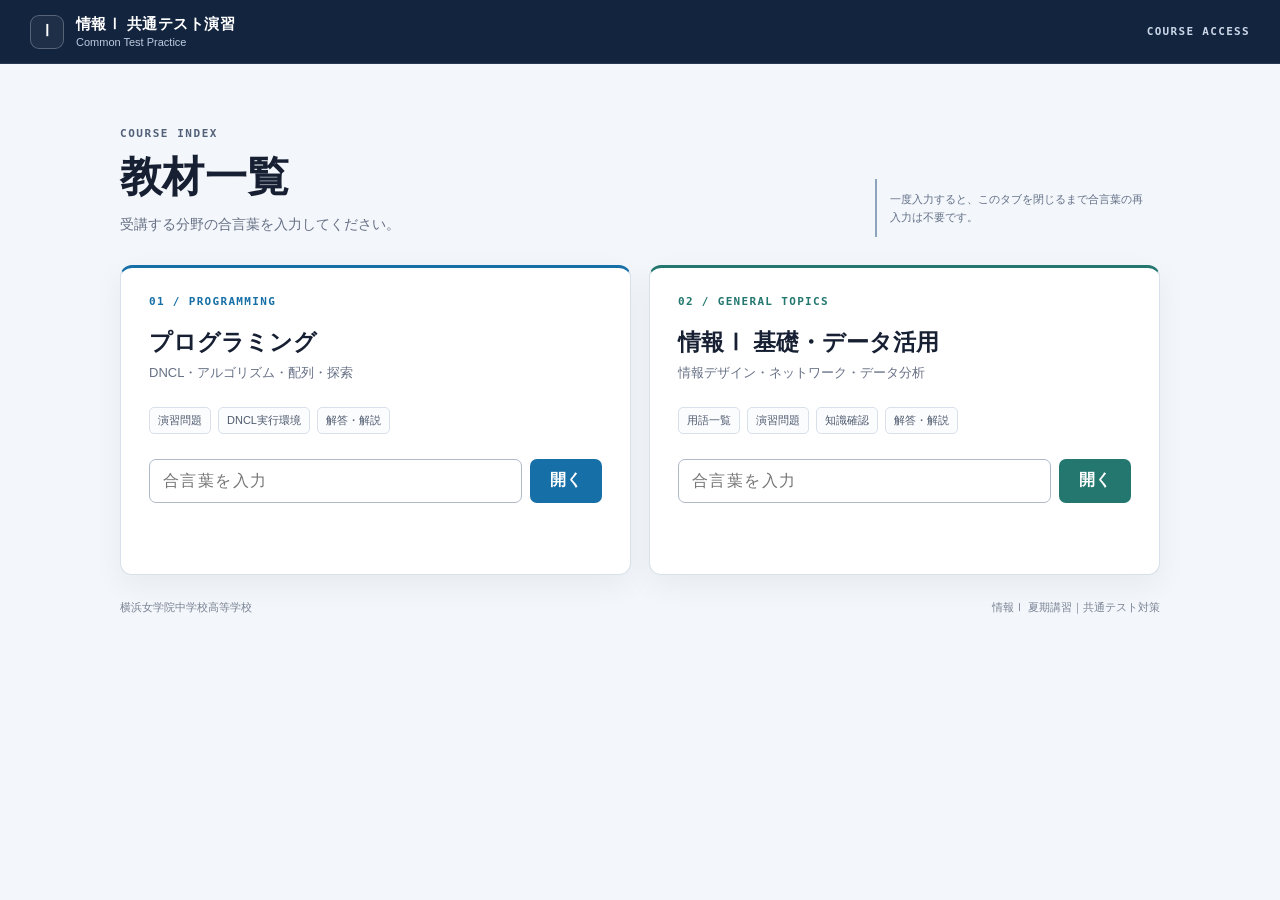
<file: index.html>
<!doctype html>
<html lang="ja">
<head>
  <meta charset="utf-8">
  <meta name="viewport" content="width=device-width,initial-scale=1">
  <title>情報Ⅰ 共通テスト演習</title>
  <style>
    :root{--ink:#172033;--muted:#667085;--line:#d8e0ea;--navy:#13243f;--blue:#176fa7;--teal:#23776f;--paper:#f3f6fa}
    *{box-sizing:border-box}html,body{margin:0;min-height:100%;font-family:-apple-system,BlinkMacSystemFont,"Segoe UI","Noto Sans JP",sans-serif;color:var(--ink);background:var(--paper)}button,input{font:inherit}button{touch-action:manipulation}
    .top{height:64px;display:flex;align-items:center;justify-content:space-between;padding:0 30px;background:var(--navy);color:#fff;border-bottom:1px solid #ffffff18}.brand{display:flex;align-items:center;gap:12px}.mark{width:34px;height:34px;display:grid;place-items:center;border:1px solid #ffffff40;border-radius:9px;background:#ffffff0d;font-weight:900}.brand strong{display:block;font-size:15px;letter-spacing:.03em}.brand small{display:block;margin-top:2px;color:#becce0;font-size:11px}.status{font:700 11px/1 ui-monospace,monospace;letter-spacing:.12em;color:#cbd7e8}
    .wrap{width:min(1040px,calc(100% - 32px));margin:0 auto;padding:64px 0 38px}.heading{display:grid;grid-template-columns:minmax(0,1fr) auto;align-items:end;gap:24px;margin-bottom:28px}.eyebrow{font:800 11px/1 ui-monospace,monospace;letter-spacing:.14em;color:#52617a}.heading h1{margin:10px 0 8px;font-size:clamp(28px,4vw,42px);letter-spacing:.01em}.heading p{margin:0;color:var(--muted);font-size:14px;line-height:1.7}.note{max-width:285px;padding:11px 13px;border-left:2px solid #8da3be;color:#627087;font-size:11px;line-height:1.65}
    .cards{display:grid;grid-template-columns:1fr 1fr;gap:18px}.card{position:relative;min-height:310px;padding:28px;background:#fff;border:1px solid var(--line);border-top:3px solid var(--accent);border-radius:12px;box-shadow:0 10px 30px rgba(20,39,68,.055);transition:transform .18s ease,box-shadow .18s ease}.card:focus-within{transform:translateY(-2px);box-shadow:0 14px 34px rgba(20,39,68,.09)}.section-no{font:800 11px/1 ui-monospace,monospace;color:var(--accent);letter-spacing:.12em}.card h2{margin:20px 0 6px;font-size:23px}.scope{color:var(--muted);font-size:13px}.contents{display:flex;gap:7px;flex-wrap:wrap;margin:25px 0}.contents span{padding:5px 8px;border:1px solid var(--line);border-radius:5px;color:#4d596d;font-size:11px;background:#fbfcfe}.access{display:grid;grid-template-columns:1fr auto;gap:8px}.access.unlocked{grid-template-columns:1fr}.access.unlocked button{width:100%}.access input{min-width:0;height:44px;padding:0 13px;border:1px solid #aeb9c9;border-radius:7px;background:#fff;font-size:16px;letter-spacing:.09em;text-transform:uppercase}.access input:focus{outline:3px solid color-mix(in srgb,var(--accent) 17%,transparent);border-color:var(--accent)}.access button{height:44px;padding:0 20px;border:0;border-radius:7px;background:var(--accent);color:#fff;font-weight:800;cursor:pointer}.access button:hover{filter:brightness(.94)}.message{min-height:20px;margin-top:8px;color:#a23b30;font-size:12px}.card.error{animation:shake .28s}@keyframes shake{25%{transform:translateX(-4px)}75%{transform:translateX(4px)}}
    .foot{display:flex;justify-content:space-between;gap:20px;margin-top:25px;color:#7a8495;font-size:11px}.foot span:last-child{text-align:right}@media(max-width:720px){.top{height:58px;padding:0 15px}.status{display:none}.wrap{padding:38px 0 24px}.heading{display:block}.note{margin-top:17px;max-width:none}.cards{grid-template-columns:1fr}.card{min-height:auto;padding:23px}.foot{display:block;line-height:1.8}.foot span{display:block}.foot span:last-child{text-align:left}.brand small{display:none}}
  </style>
</head>
<body>
  <header class="top"><div class="brand"><div class="mark">Ⅰ</div><div><strong>情報Ⅰ 共通テスト演習</strong><small>Common Test Practice</small></div></div><div class="status">COURSE ACCESS</div></header>
  <main class="wrap">
    <section class="heading"><div><div class="eyebrow">COURSE INDEX</div><h1>教材一覧</h1><p>受講する分野の合言葉を入力してください。</p></div><div class="note">一度入力すると、このタブを閉じるまで合言葉の再入力は不要です。</div></section>
    <section class="cards">
      <article class="card" id="programCard" style="--accent:var(--blue)"><div class="section-no">01 / PROGRAMMING</div><h2>プログラミング</h2><div class="scope">DNCL・アルゴリズム・配列・探索</div><div class="contents"><span>演習問題</span><span>DNCL実行環境</span><span>解答・解説</span></div><div class="access"><input id="programInput" autocomplete="off" autocapitalize="characters" spellcheck="false" placeholder="合言葉を入力" aria-label="プログラミングの合言葉"><button data-course="program">開く</button></div><div class="message" aria-live="polite"></div></article>
      <article class="card" id="infoCard" style="--accent:var(--teal)"><div class="section-no">02 / GENERAL TOPICS</div><h2>情報Ⅰ 基礎・データ活用</h2><div class="scope">情報デザイン・ネットワーク・データ分析</div><div class="contents"><span>用語一覧</span><span>演習問題</span><span>知識確認</span><span>解答・解説</span></div><div class="access"><input id="infoInput" autocomplete="off" autocapitalize="characters" spellcheck="false" placeholder="合言葉を入力" aria-label="情報Ⅰ 基礎・データ活用の合言葉"><button data-course="info">開く</button></div><div class="message" aria-live="polite"></div></article>
    </section>
    <div class="foot"><span>横浜女学院中学校高等学校</span><span>情報Ⅰ 夏期講習｜共通テスト対策</span></div>
  </main>
  <script>
    const courses={program:{word:'DNCL',href:'programming.html',card:'programCard',input:'programInput'},info:{word:'INFO',href:'info.html',card:'infoCard',input:'infoInput'}};
    const accessKey=key=>`info1_access_${key}`;
    function enter(key){const c=courses[key],card=document.getElementById(c.card),input=document.getElementById(c.input),msg=card.querySelector('.message');if(sessionStorage.getItem(accessKey(key))==='unlocked'||input.value.trim().toUpperCase()===c.word){sessionStorage.setItem(accessKey(key),'unlocked');location.href=c.href;return}msg.textContent='合言葉を確認してください。';card.classList.remove('error');void card.offsetWidth;card.classList.add('error');input.select()}
    Object.entries(courses).forEach(([key,c])=>{if(sessionStorage.getItem(accessKey(key))!=='unlocked')return;const card=document.getElementById(c.card),input=document.getElementById(c.input),access=input.closest('.access');input.hidden=true;access.classList.add('unlocked');card.querySelector('.message').textContent='合言葉は入力済みです。'});
    document.querySelectorAll('[data-course]').forEach(button=>button.addEventListener('click',()=>enter(button.dataset.course)));
    document.querySelectorAll('.access input').forEach(input=>input.addEventListener('keydown',event=>{if(event.key==='Enter')enter(input.id.startsWith('program')?'program':'info')}));
  </script>
</body>
</html>
</file>
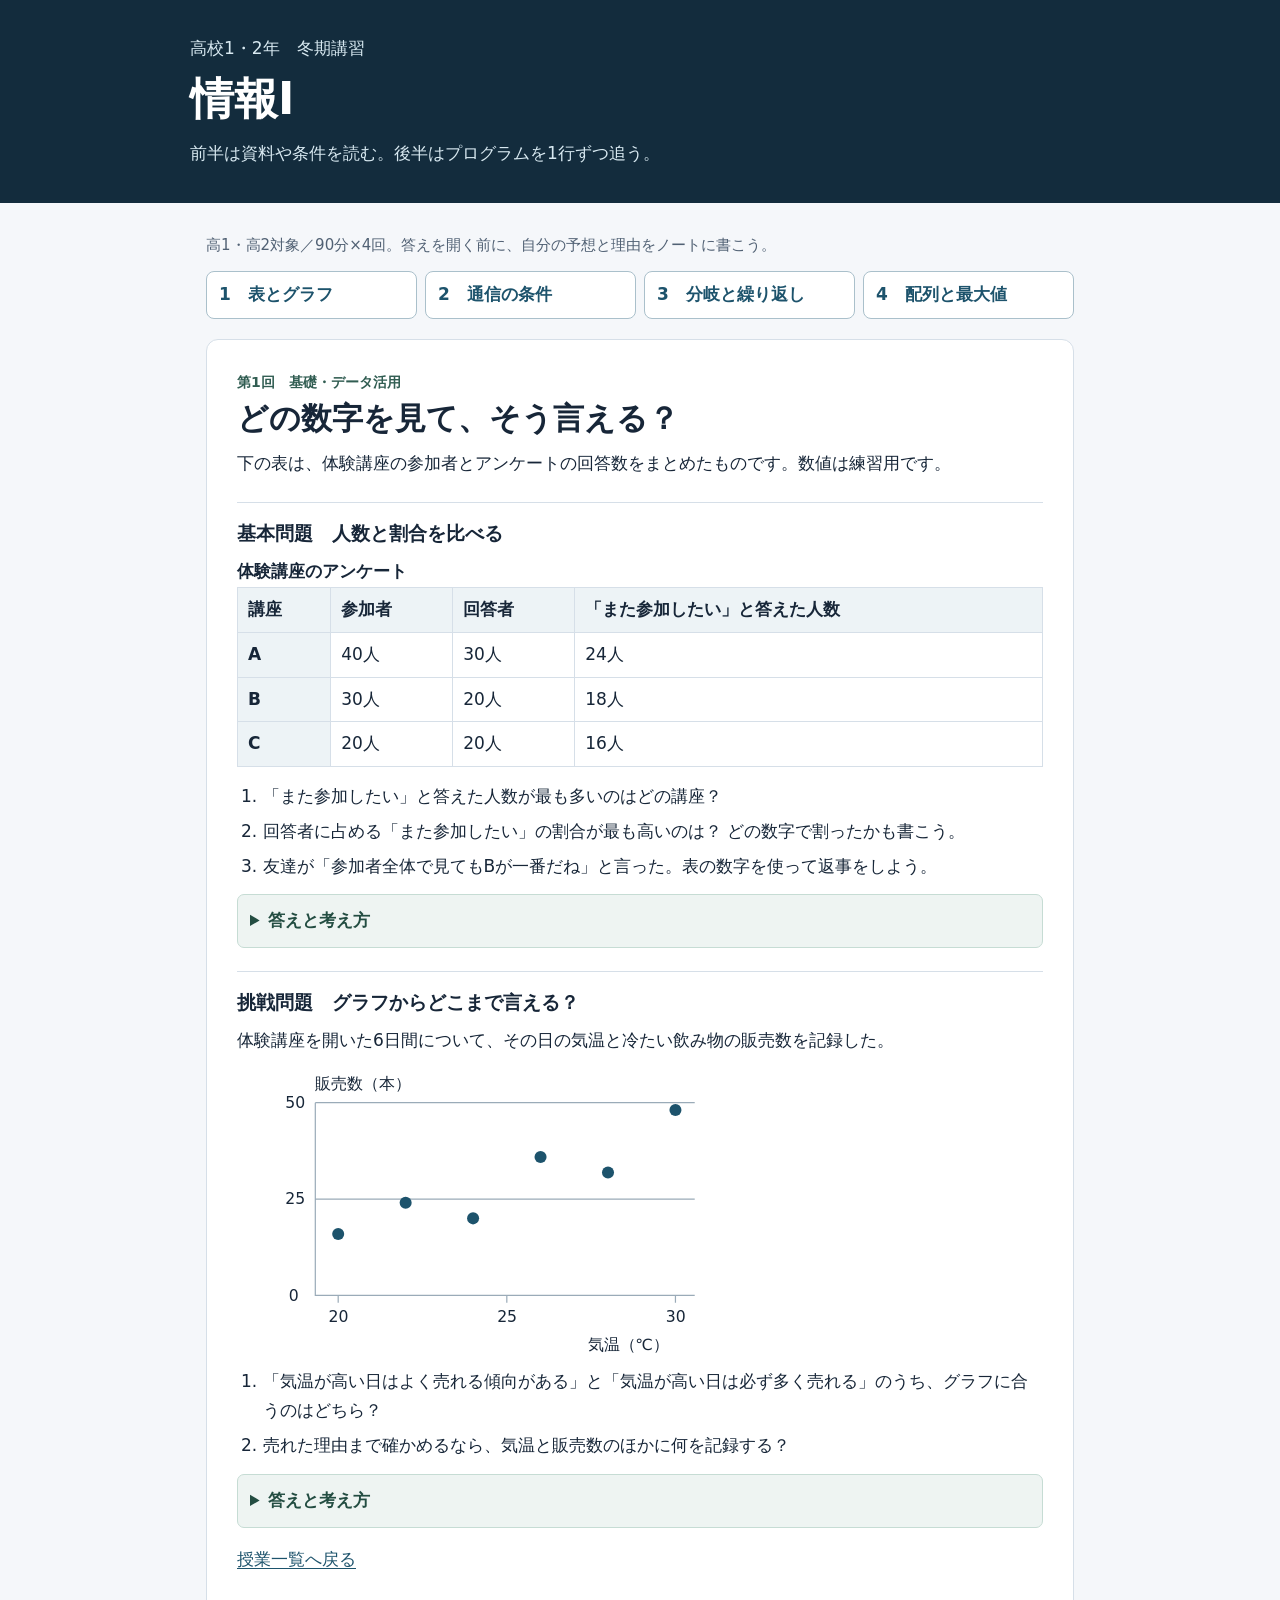
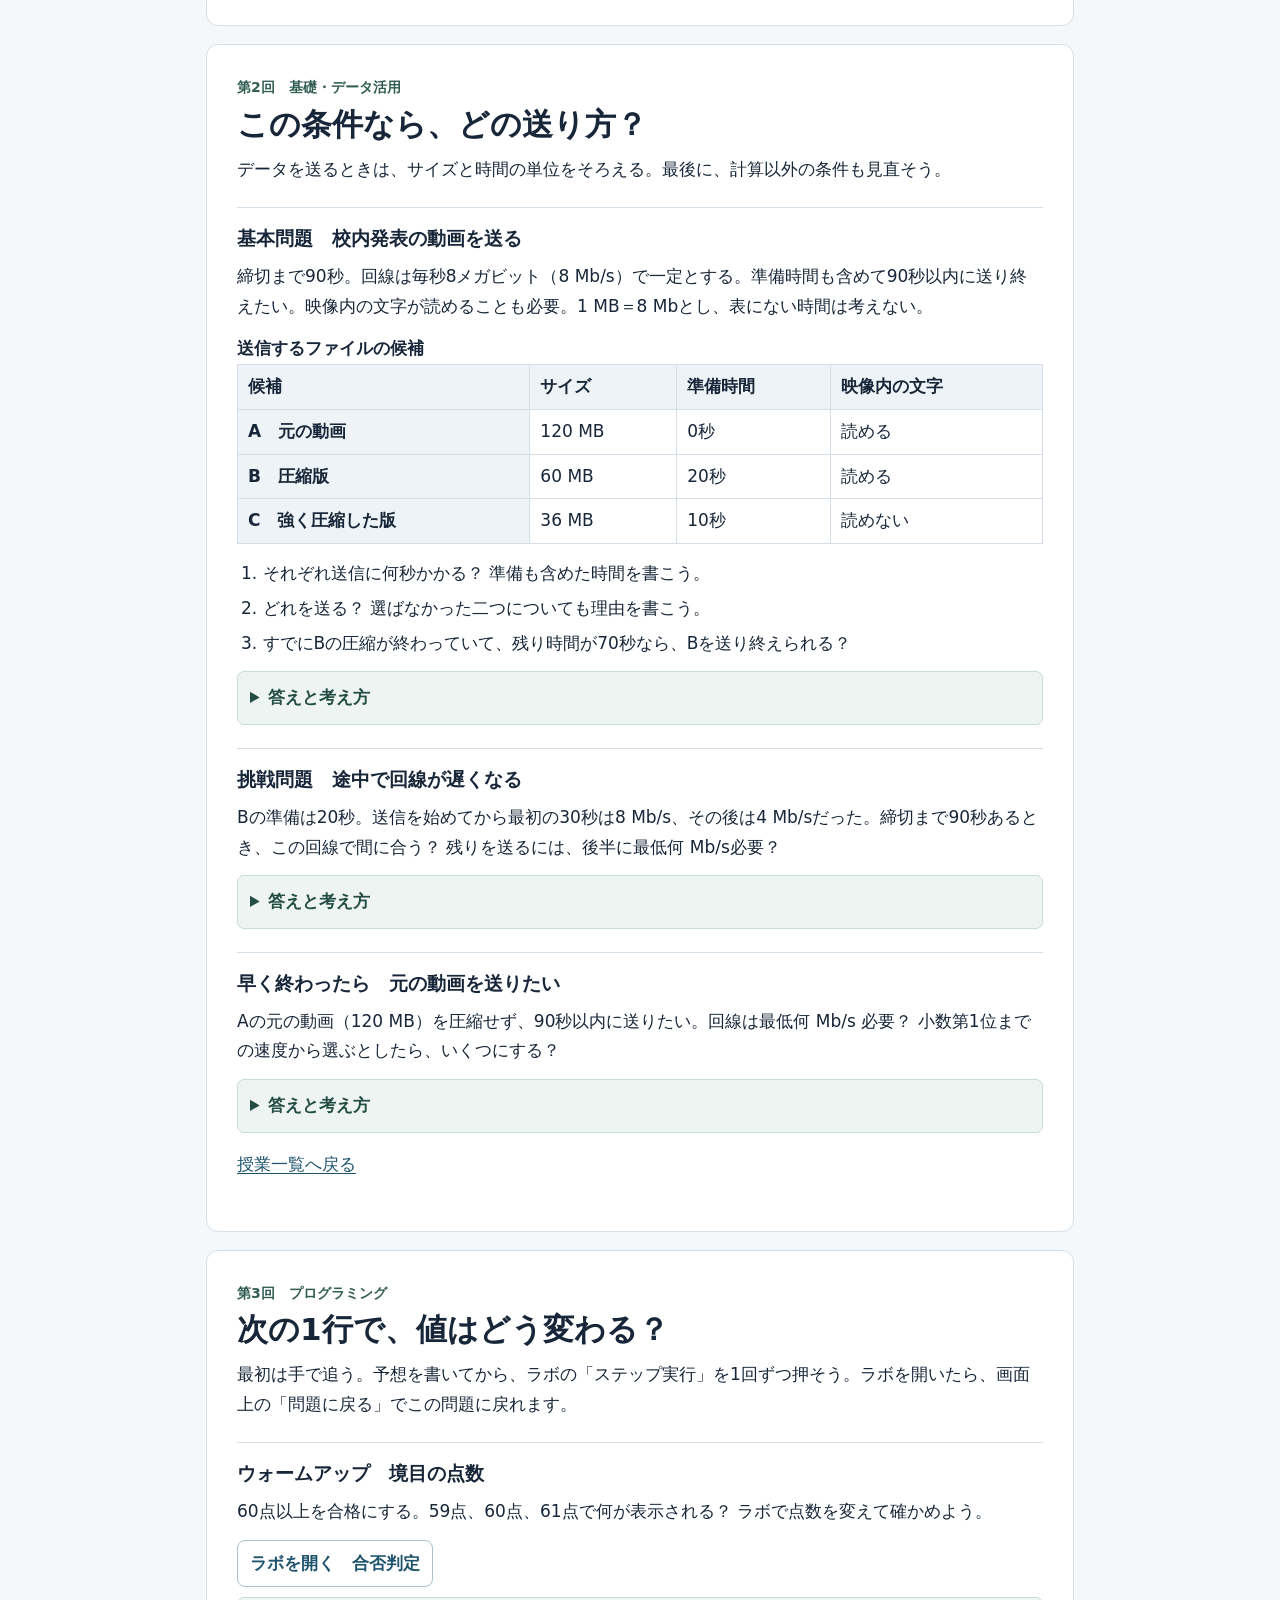
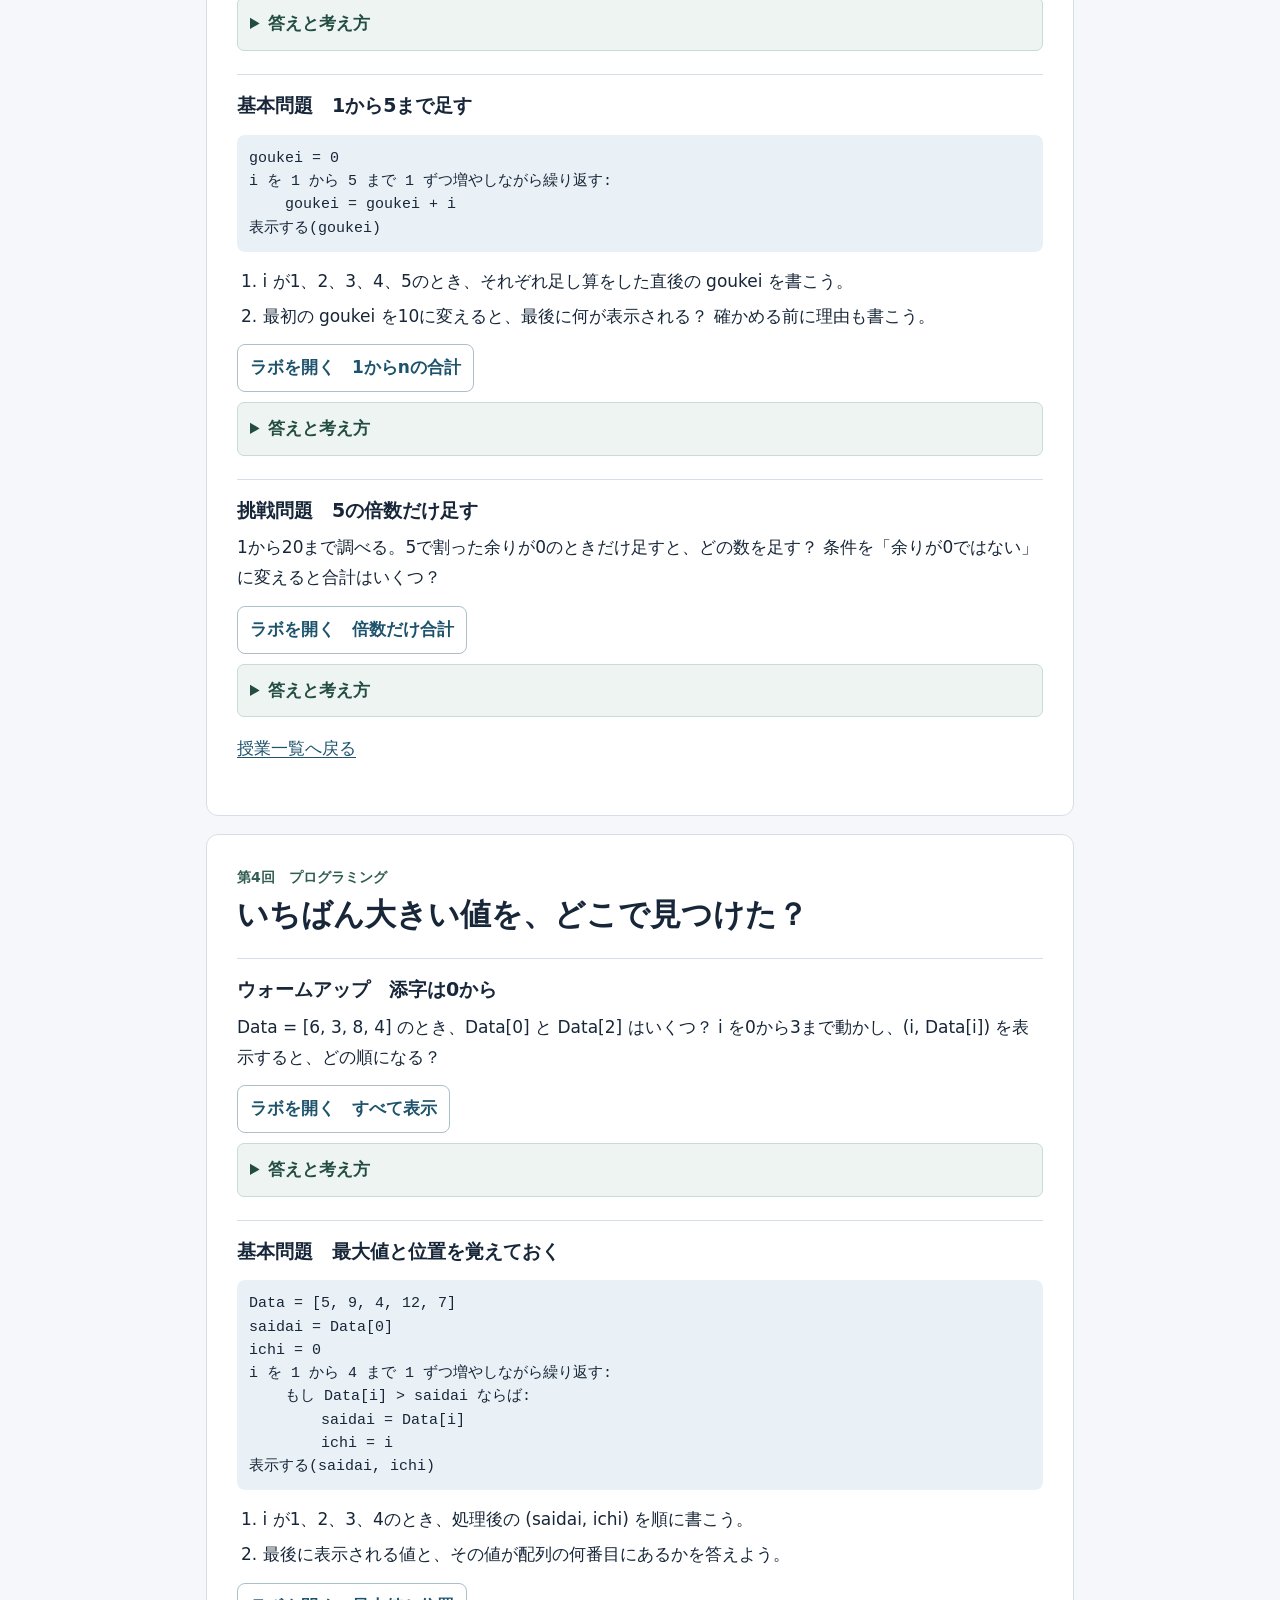
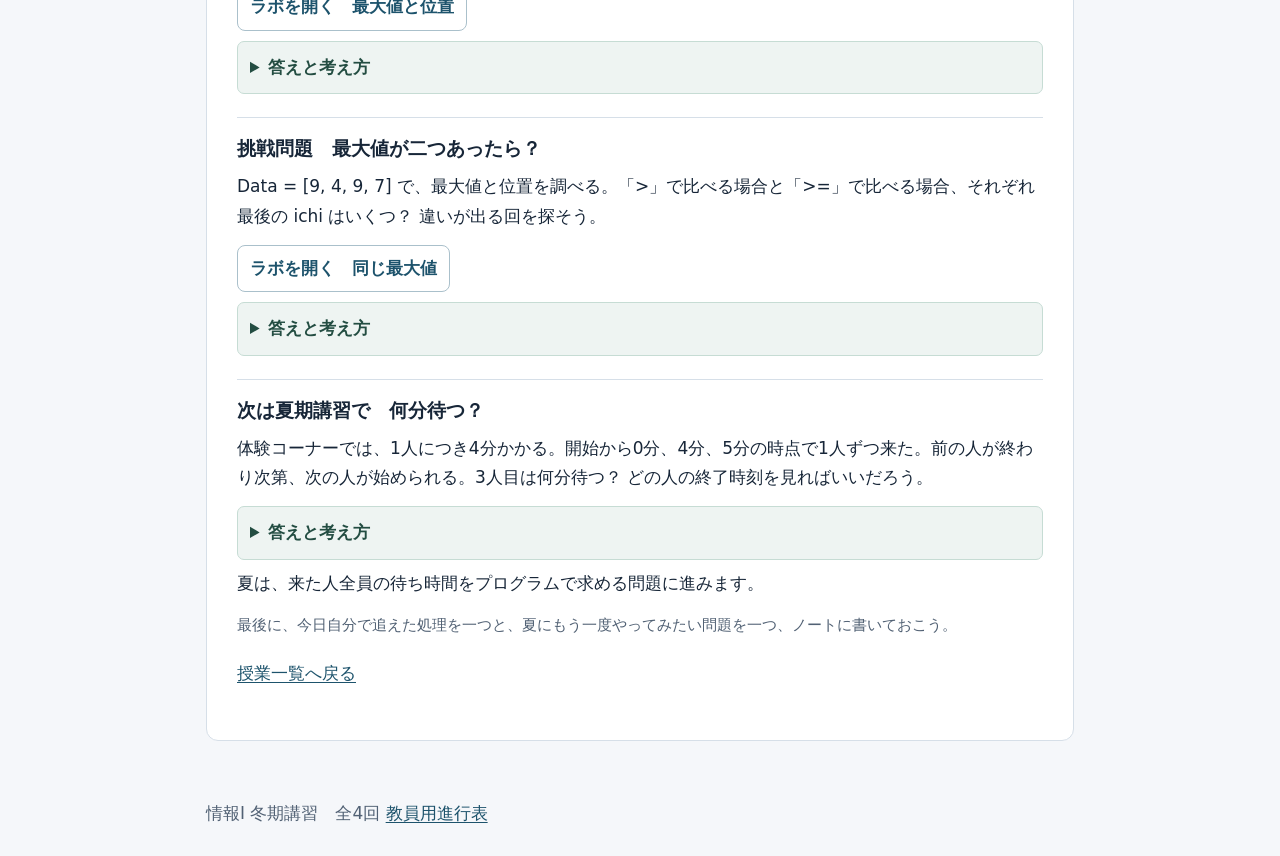
<file: winter/index.html>
<!doctype html>
<html lang="ja">
<head>
<meta charset="utf-8">
<meta name="viewport" content="width=device-width, initial-scale=1">
<title>情報Ⅰ 冬期講習</title>
<link rel="stylesheet" href="style.css">
</head>
<body>
<header><div><p>高校1・2年　冬期講習</p><h1>情報Ⅰ</h1><p>前半は資料や条件を読む。後半はプログラムを1行ずつ追う。</p></div></header>
<main>
<p class="note">高1・高2対象／90分×4回。答えを開く前に、自分の予想と理由をノートに書こう。</p>
<nav id="lessons" aria-label="授業を選ぶ">
<a href="#lesson1">1　表とグラフ</a><a href="#lesson2">2　通信の条件</a><a href="#lesson3">3　分岐と繰り返し</a><a href="#lesson4">4　配列と最大値</a>
</nav>
<section id="lesson1">
<p class="number">第1回　基礎・データ活用</p>
<h2>どの数字を見て、そう言える？</h2>
<p>下の表は、体験講座の参加者とアンケートの回答数をまとめたものです。数値は練習用です。</p>
<div class="task">
<h3>基本問題　人数と割合を比べる</h3>
<table><caption>体験講座のアンケート</caption><thead><tr><th scope="col">講座</th><th scope="col">参加者</th><th scope="col">回答者</th><th scope="col">「また参加したい」と答えた人数</th></tr></thead>
<tbody><tr><th scope="row">A</th><td>40人</td><td>30人</td><td>24人</td></tr><tr><th scope="row">B</th><td>30人</td><td>20人</td><td>18人</td></tr><tr><th scope="row">C</th><td>20人</td><td>20人</td><td>16人</td></tr></tbody></table>
<ol><li>「また参加したい」と答えた人数が最も多いのはどの講座？</li><li>回答者に占める「また参加したい」の割合が最も高いのは？ どの数字で割ったかも書こう。</li><li>友達が「参加者全体で見てもBが一番だね」と言った。表の数字を使って返事をしよう。</li></ol>
<details><summary>答えと考え方</summary><p>1．Aの24人。2．Bの18÷20＝90％。AとCは80％。3．参加者全体のうち「そう答えた」割合なら、Aは60％、Bは60％、Cは80％。未回答の人がどう思っていたかは、この表からは分からない。</p></details>
</div>
<div class="task">
<h3>挑戦問題　グラフからどこまで言える？</h3>
<p>体験講座を開いた6日間について、その日の気温と冷たい飲み物の販売数を記録した。</p>
<svg class="chart" viewBox="0 0 440 240" role="img" aria-labelledby="chart-title chart-desc">
<title id="chart-title">気温と冷たい飲み物の販売数</title><desc id="chart-desc">気温と販売数の組は、20度と16本、22度と24本、24度と20本、26度と36本、28度と32本、30度と48本。</desc>
<path d="M65 28V188H380 M65 108H380 M65 28H380 M84 188v6 M224 188v6 M364 188v6" fill="none" stroke="#9aabb8"/>
<g fill="#172638" font-size="13"><text x="65" y="17">販売数（本）</text><text x="43" y="193">0</text><text x="40" y="112">25</text><text x="40" y="32">50</text><text x="76" y="210">20</text><text x="216" y="210">25</text><text x="356" y="210">30</text><text x="291" y="233">気温（℃）</text></g>
<g fill="#1d536c"><circle cx="84" cy="137" r="5"/><circle cx="140" cy="111" r="5"/><circle cx="196" cy="124" r="5"/><circle cx="252" cy="73" r="5"/><circle cx="308" cy="86" r="5"/><circle cx="364" cy="34" r="5"/></g>
</svg>
<ol><li>「気温が高い日はよく売れる傾向がある」と「気温が高い日は必ず多く売れる」のうち、グラフに合うのはどちら？</li><li>売れた理由まで確かめるなら、気温と販売数のほかに何を記録する？</li></ol>
<details><summary>答えと考え方</summary><p>1．前者。全体では右上がりの傾向だが、22℃より24℃の日の方が販売数は少ない。2．たとえば来場者数。来場者が多い日ほど売れやすいと考えられるので、販売数だけでなく来場者100人当たりの販売数も比べられる。</p></details>
</div>
<p class="lesson-back"><a href="#lessons">授業一覧へ戻る</a></p>
</section>
<section id="lesson2">
<p class="number">第2回　基礎・データ活用</p>
<h2>この条件なら、どの送り方？</h2>
<p>データを送るときは、サイズと時間の単位をそろえる。最後に、計算以外の条件も見直そう。</p>
<div class="task">
<h3>基本問題　校内発表の動画を送る</h3>
<p>締切まで90秒。回線は毎秒8メガビット（8 Mb/s）で一定とする。準備時間も含めて90秒以内に送り終えたい。映像内の文字が読めることも必要。1 MB＝8 Mbとし、表にない時間は考えない。</p>
<table><caption>送信するファイルの候補</caption><thead><tr><th scope="col">候補</th><th scope="col">サイズ</th><th scope="col">準備時間</th><th scope="col">映像内の文字</th></tr></thead>
<tbody><tr><th scope="row">A　元の動画</th><td>120 MB</td><td>0秒</td><td>読める</td></tr><tr><th scope="row">B　圧縮版</th><td>60 MB</td><td>20秒</td><td>読める</td></tr><tr><th scope="row">C　強く圧縮した版</th><td>36 MB</td><td>10秒</td><td>読めない</td></tr></tbody></table>
<ol><li>それぞれ送信に何秒かかる？ 準備も含めた時間を書こう。</li><li>どれを送る？ 選ばなかった二つについても理由を書こう。</li><li>すでにBの圧縮が終わっていて、残り時間が70秒なら、Bを送り終えられる？</li></ol>
<details><summary>答えと考え方</summary><p>1．8 Mb/sは1 MB/sなので、送信だけならAは120秒、Bは60秒、Cは36秒。準備込みでは120秒、80秒、46秒。2．B。Aは90秒を超え、Cは文字が読めない。3．送信だけで60秒なので間に合う。</p></details>
</div>
<div class="task">
<h3>挑戦問題　途中で回線が遅くなる</h3>
<p>Bの準備は20秒。送信を始めてから最初の30秒は8 Mb/s、その後は4 Mb/sだった。締切まで90秒あるとき、この回線で間に合う？ 残りを送るには、後半に最低何 Mb/s必要？</p>
<details><summary>答えと考え方</summary><p>最初の30秒で30 MB送れる。残り30 MBを4 Mb/s（0.5 MB/s）で送ると60秒かかり、準備から合計110秒。残り時間は90−20−30＝40秒なので、必要な速度は240 Mb÷40秒＝6 Mb/s。</p></details>
</div>
<div class="task">
<h3>早く終わったら　元の動画を送りたい</h3>
<p>Aの元の動画（120 MB）を圧縮せず、90秒以内に送りたい。回線は最低何 Mb/s 必要？ 小数第1位までの速度から選ぶとしたら、いくつにする？</p>
<details><summary>答えと考え方</summary><p>120×8÷90＝32/3 Mb/s（約10.67 Mb/s）。小数第1位までなら10.7 Mb/s。10.6 Mb/sでは90秒以内に送り終わらない。</p></details>
</div>
<p class="lesson-back"><a href="#lessons">授業一覧へ戻る</a></p>
</section>
<section id="lesson3">
<p class="number">第3回　プログラミング</p>
<h2>次の1行で、値はどう変わる？</h2>
<p>最初は手で追う。予想を書いてから、ラボの「ステップ実行」を1回ずつ押そう。ラボを開いたら、画面上の「問題に戻る」でこの問題に戻れます。</p>
<div class="task" id="task-pass">
<h3>ウォームアップ　境目の点数</h3>
<p>60点以上を合格にする。59点、60点、61点で何が表示される？ ラボで点数を変えて確かめよう。</p>
<a class="button" href="lab.html#pass">ラボを開く　合否判定</a>
<details><summary>答えと考え方</summary><p>59点は不合格、60点と61点は合格。「以上」には60点を含む。</p></details>
</div>
<div class="task" id="task-sum">
<h3>基本問題　1から5まで足す</h3>
<pre><code>goukei = 0
i を 1 から 5 まで 1 ずつ増やしながら繰り返す:
    goukei = goukei + i
表示する(goukei)</code></pre>
<ol><li>i が1、2、3、4、5のとき、それぞれ足し算をした直後の goukei を書こう。</li><li>最初の goukei を10に変えると、最後に何が表示される？ 確かめる前に理由も書こう。</li></ol>
<a class="button" href="lab.html#sum">ラボを開く　1からnの合計</a>
<details><summary>答えと考え方</summary><p>1．1、3、6、10、15。2．25。足す数は同じで、出発点だけが10増える。</p></details>
</div>
<div class="task" id="task-multiples">
<h3>挑戦問題　5の倍数だけ足す</h3>
<p>1から20まで調べる。5で割った余りが0のときだけ足すと、どの数を足す？ 条件を「余りが0ではない」に変えると合計はいくつ？</p>
<a class="button" href="lab.html#multiples">ラボを開く　倍数だけ合計</a>
<details><summary>答えと考え方</summary><p>5、10、15、20を足すので50。条件を逆にすると、1から20までの合計210から50を引いて160。</p></details>
</div>
<p class="lesson-back"><a href="#lessons">授業一覧へ戻る</a></p>
</section>
<section id="lesson4">
<p class="number">第4回　プログラミング</p>
<h2>いちばん大きい値を、どこで見つけた？</h2>
<div class="task" id="task-array">
<h3>ウォームアップ　添字は0から</h3>
<p>Data = [6, 3, 8, 4] のとき、Data[0] と Data[2] はいくつ？ i を0から3まで動かし、(i, Data[i]) を表示すると、どの順になる？</p>
<a class="button" href="lab.html#array">ラボを開く　すべて表示</a>
<details><summary>答えと考え方</summary><p>Data[0] は6、Data[2] は8。表示は (0, 6)、(1, 3)、(2, 8)、(3, 4) の順。</p></details>
</div>
<div class="task" id="task-max">
<h3>基本問題　最大値と位置を覚えておく</h3>
<pre><code>Data = [5, 9, 4, 12, 7]
saidai = Data[0]
ichi = 0
i を 1 から 4 まで 1 ずつ増やしながら繰り返す:
    もし Data[i] &gt; saidai ならば:
        saidai = Data[i]
        ichi = i
表示する(saidai, ichi)</code></pre>
<ol><li>i が1、2、3、4のとき、処理後の (saidai, ichi) を順に書こう。</li><li>最後に表示される値と、その値が配列の何番目にあるかを答えよう。</li></ol>
<a class="button" href="lab.html#max">ラボを開く　最大値と位置</a>
<details><summary>答えと考え方</summary><p>1．(9, 1)、(9, 1)、(12, 3)、(12, 3)。2．表示は (12, 3)。添字3は先頭から4番目。</p></details>
</div>
<div class="task" id="task-tie">
<h3>挑戦問題　最大値が二つあったら？</h3>
<p>Data = [9, 4, 9, 7] で、最大値と位置を調べる。「&gt;」で比べる場合と「&gt;=」で比べる場合、それぞれ最後の ichi はいくつ？ 違いが出る回を探そう。</p>
<a class="button" href="lab.html#tie">ラボを開く　同じ最大値</a>
<details><summary>答えと考え方</summary><p>「&gt;」なら0、「&gt;=」なら2。i が2のとき、同じ9を見て位置を更新するかどうかが違う。</p></details>
</div>
<div class="task">
<h3>次は夏期講習で　何分待つ？</h3>
<p>体験コーナーでは、1人につき4分かかる。開始から0分、4分、5分の時点で1人ずつ来た。前の人が終わり次第、次の人が始められる。3人目は何分待つ？ どの人の終了時刻を見ればいいだろう。</p>
<details><summary>答えと考え方</summary><p>3分。2人目は開始から8分の時点で終わる。3人目は5分の時点に来て、8分の時点で始められる。</p></details>
<p>夏は、来た人全員の待ち時間をプログラムで求める問題に進みます。</p>
<p class="note">最後に、今日自分で追えた処理を一つと、夏にもう一度やってみたい問題を一つ、ノートに書いておこう。</p>
</div>
<p class="lesson-back"><a href="#lessons">授業一覧へ戻る</a></p>
</section>
</main>
<footer>情報Ⅰ 冬期講習　全4回 <a href="teacher-guide.html">教員用進行表</a></footer>
</body>
</html>
</file>
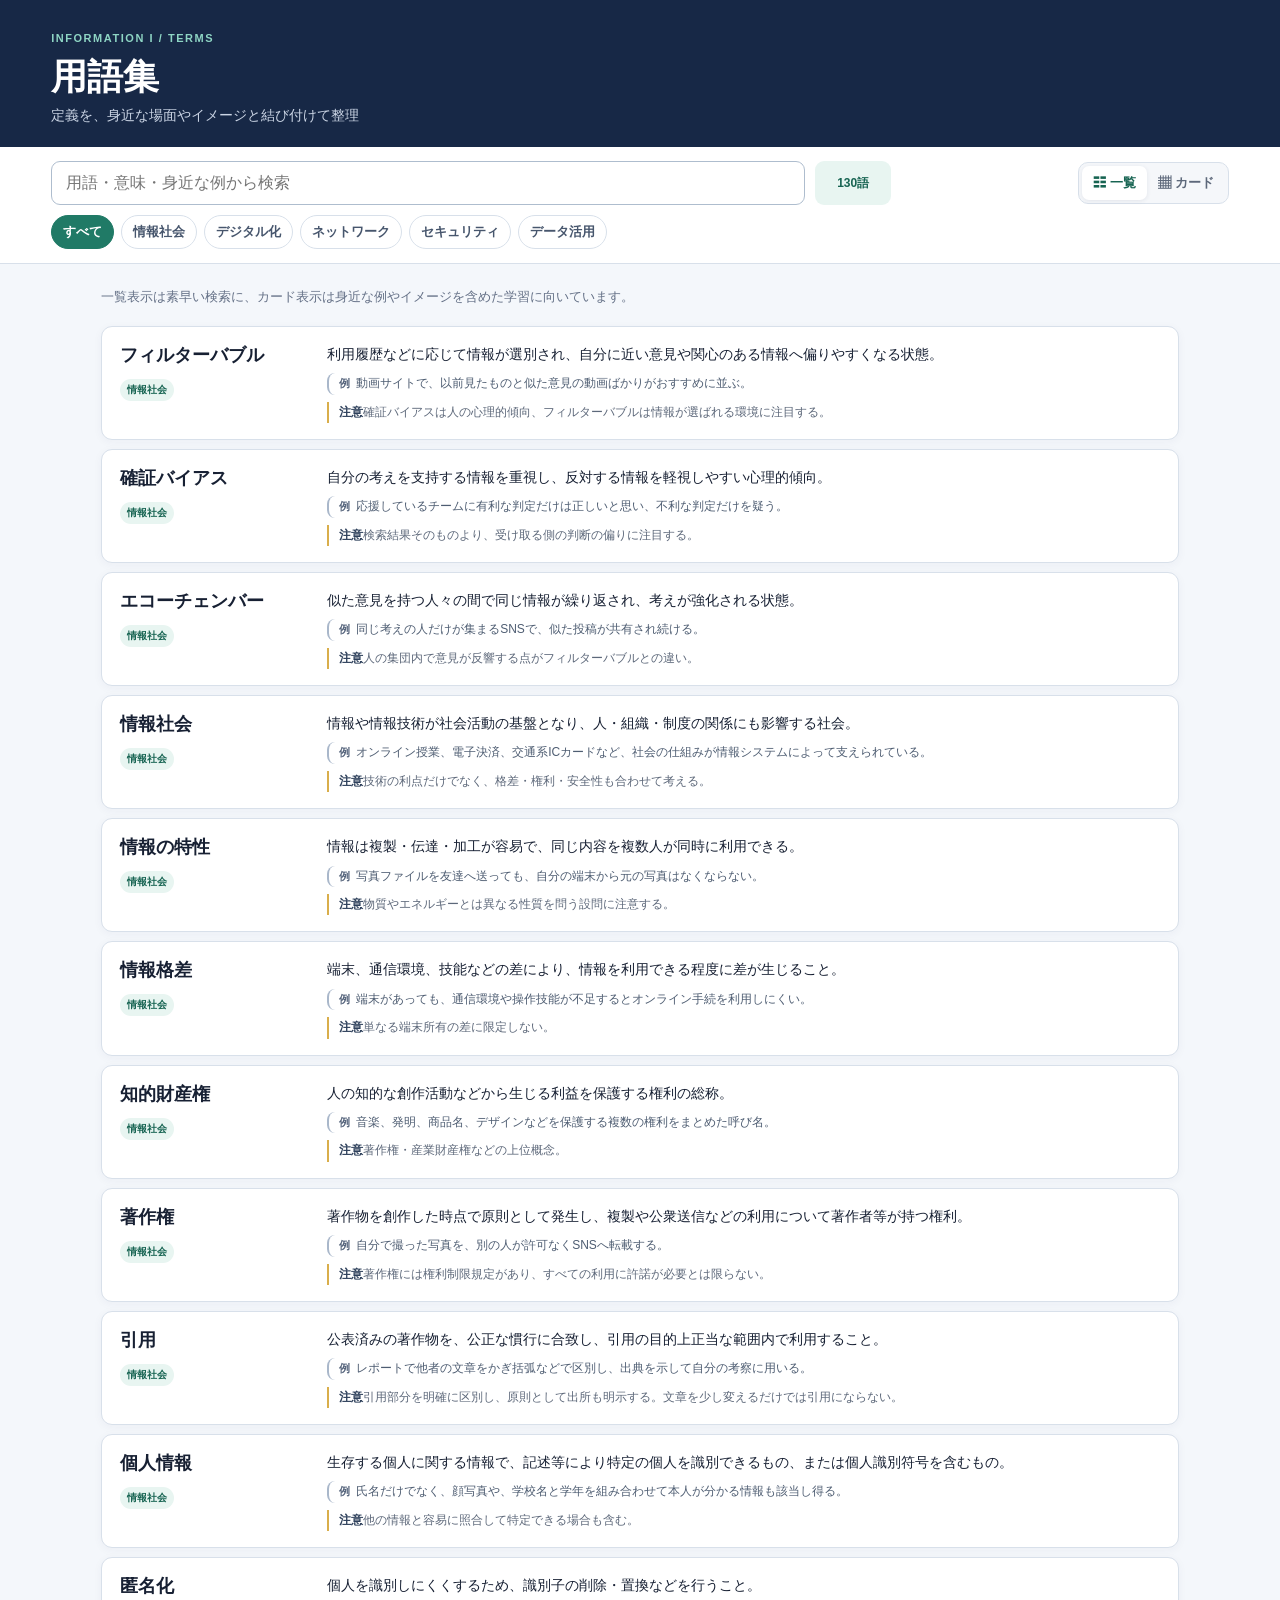
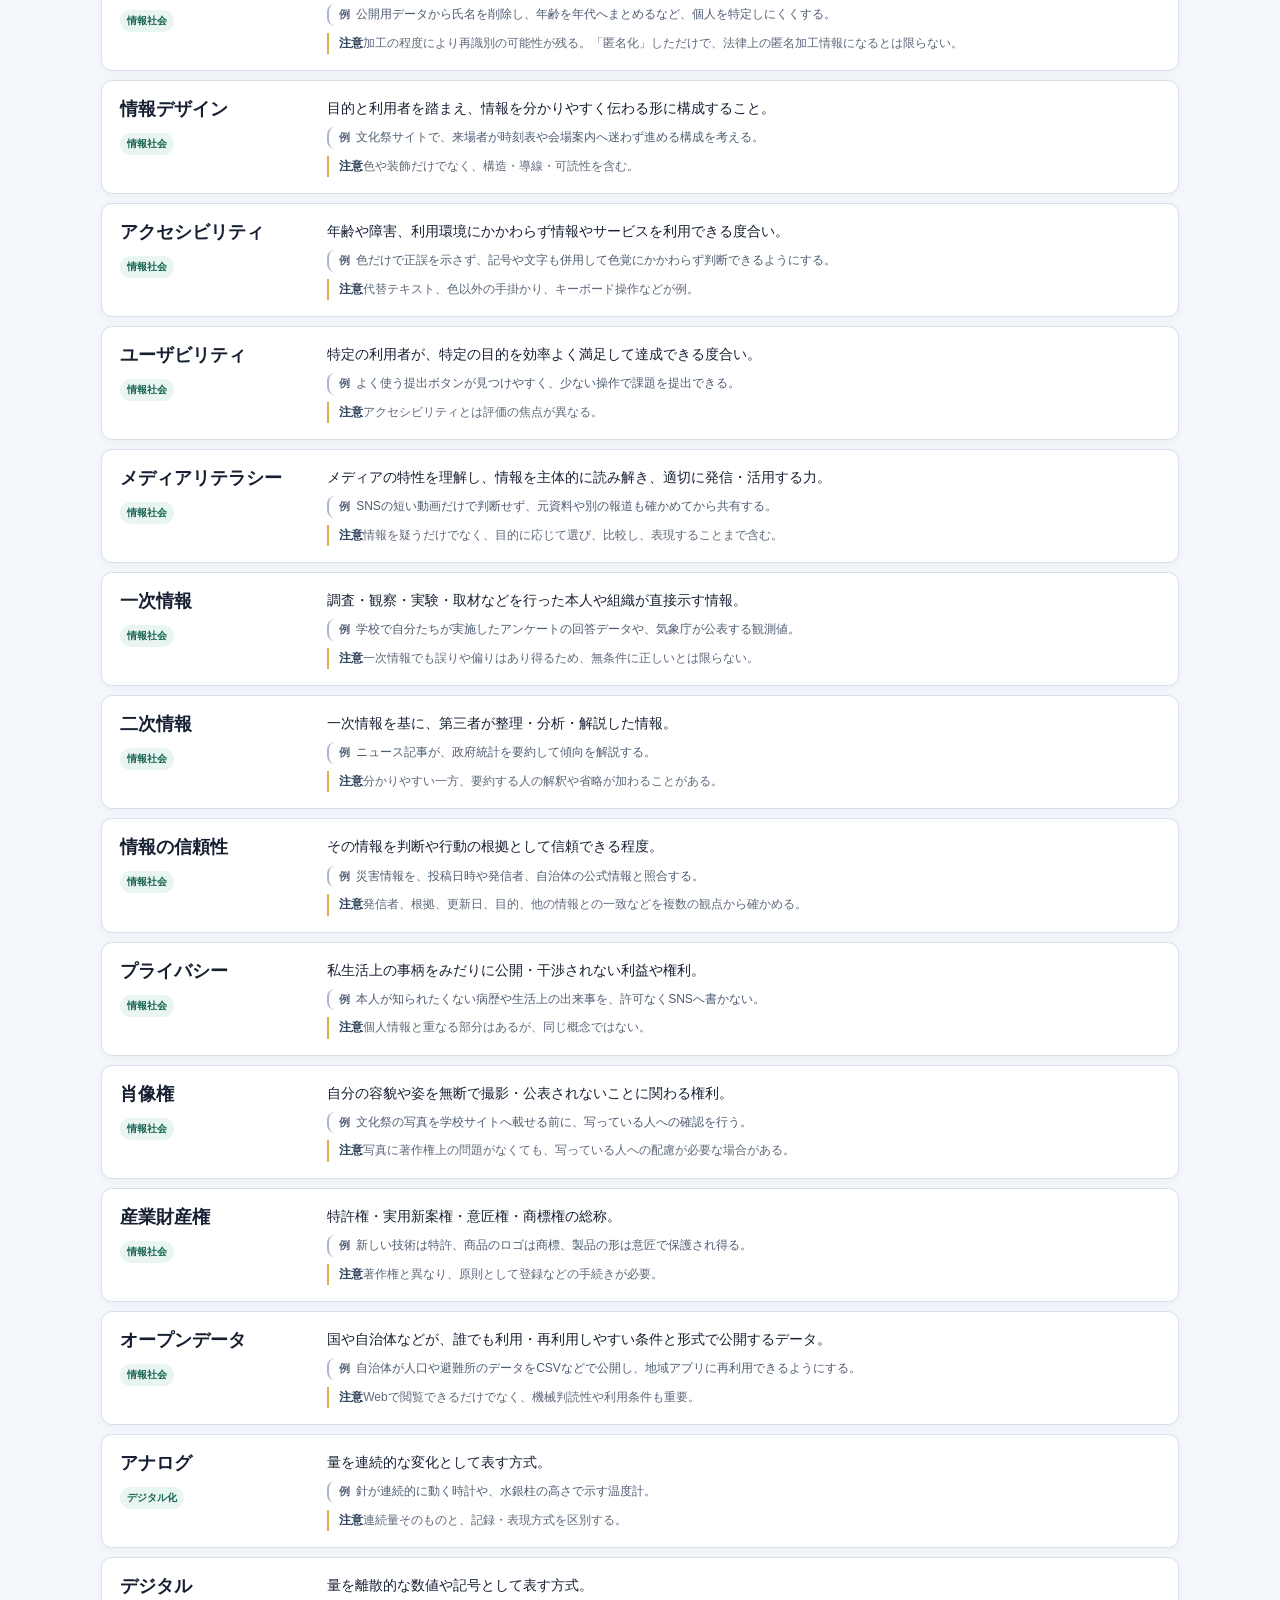
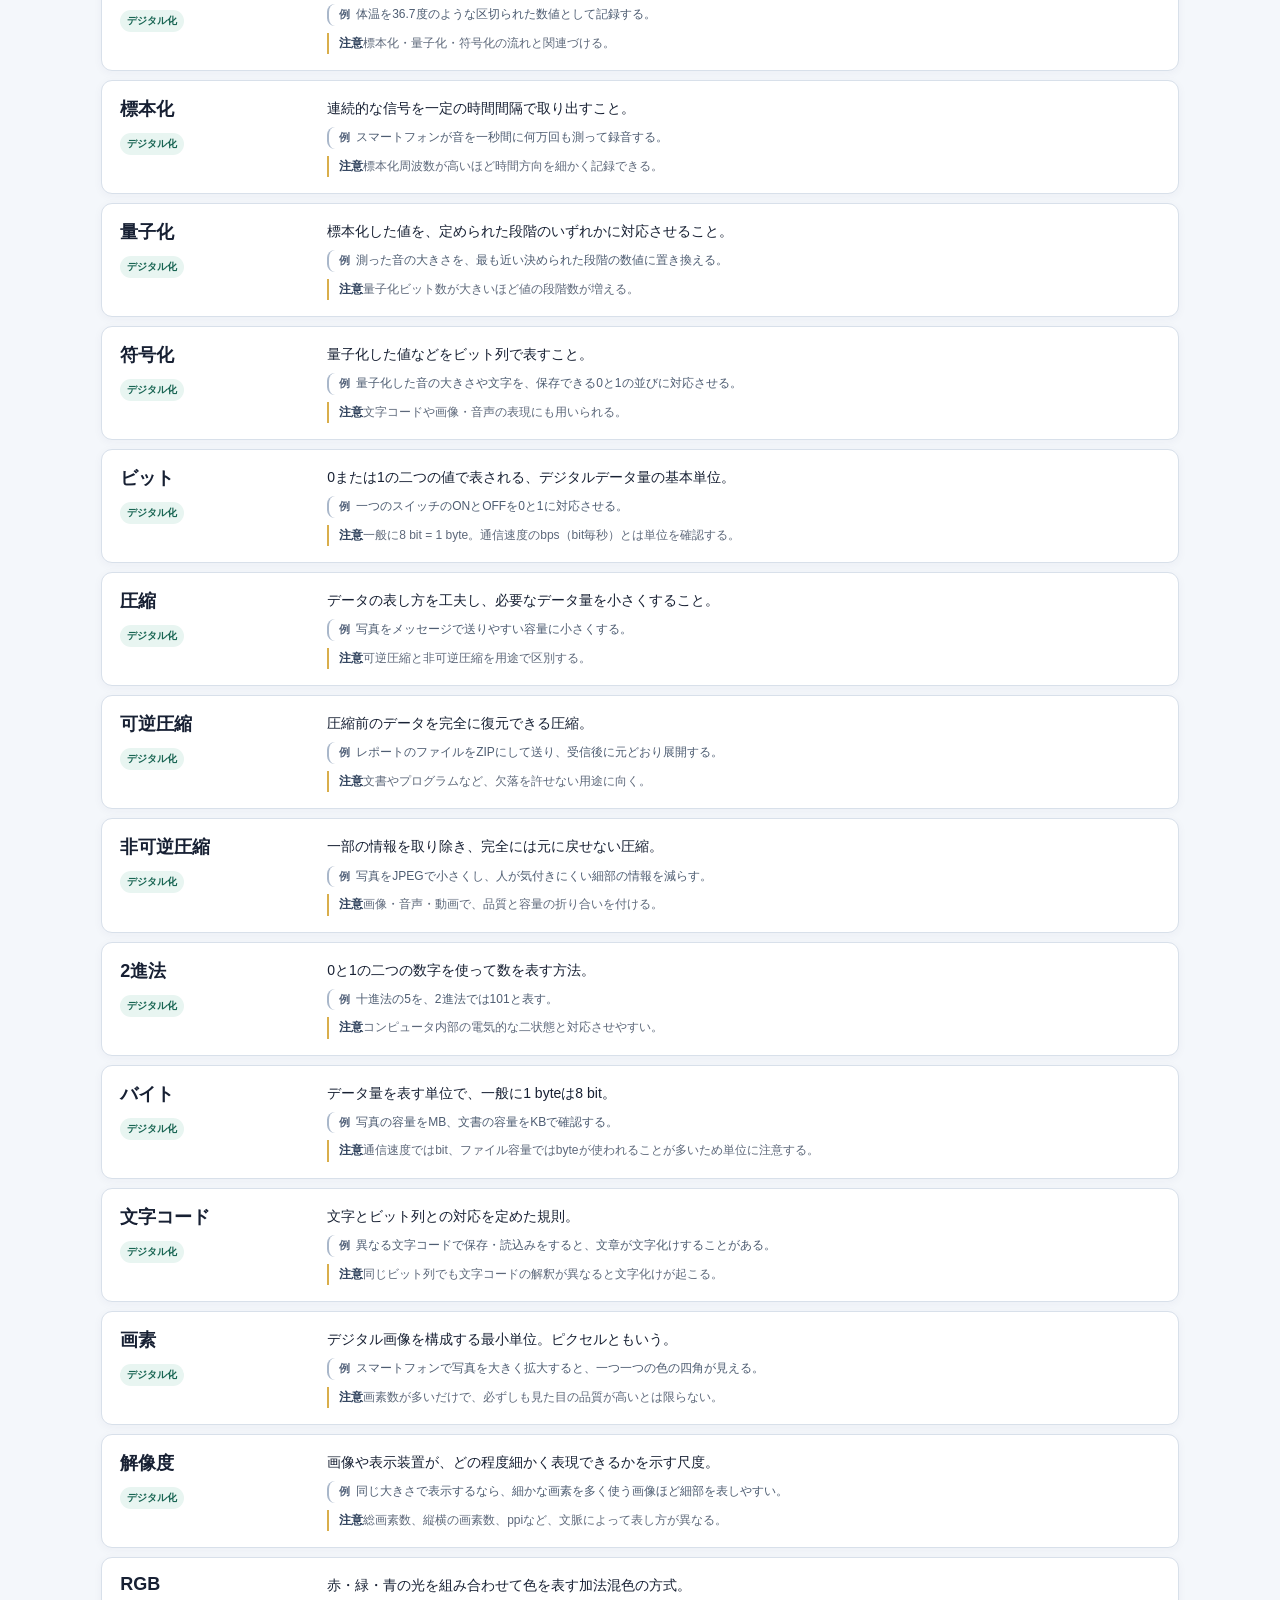
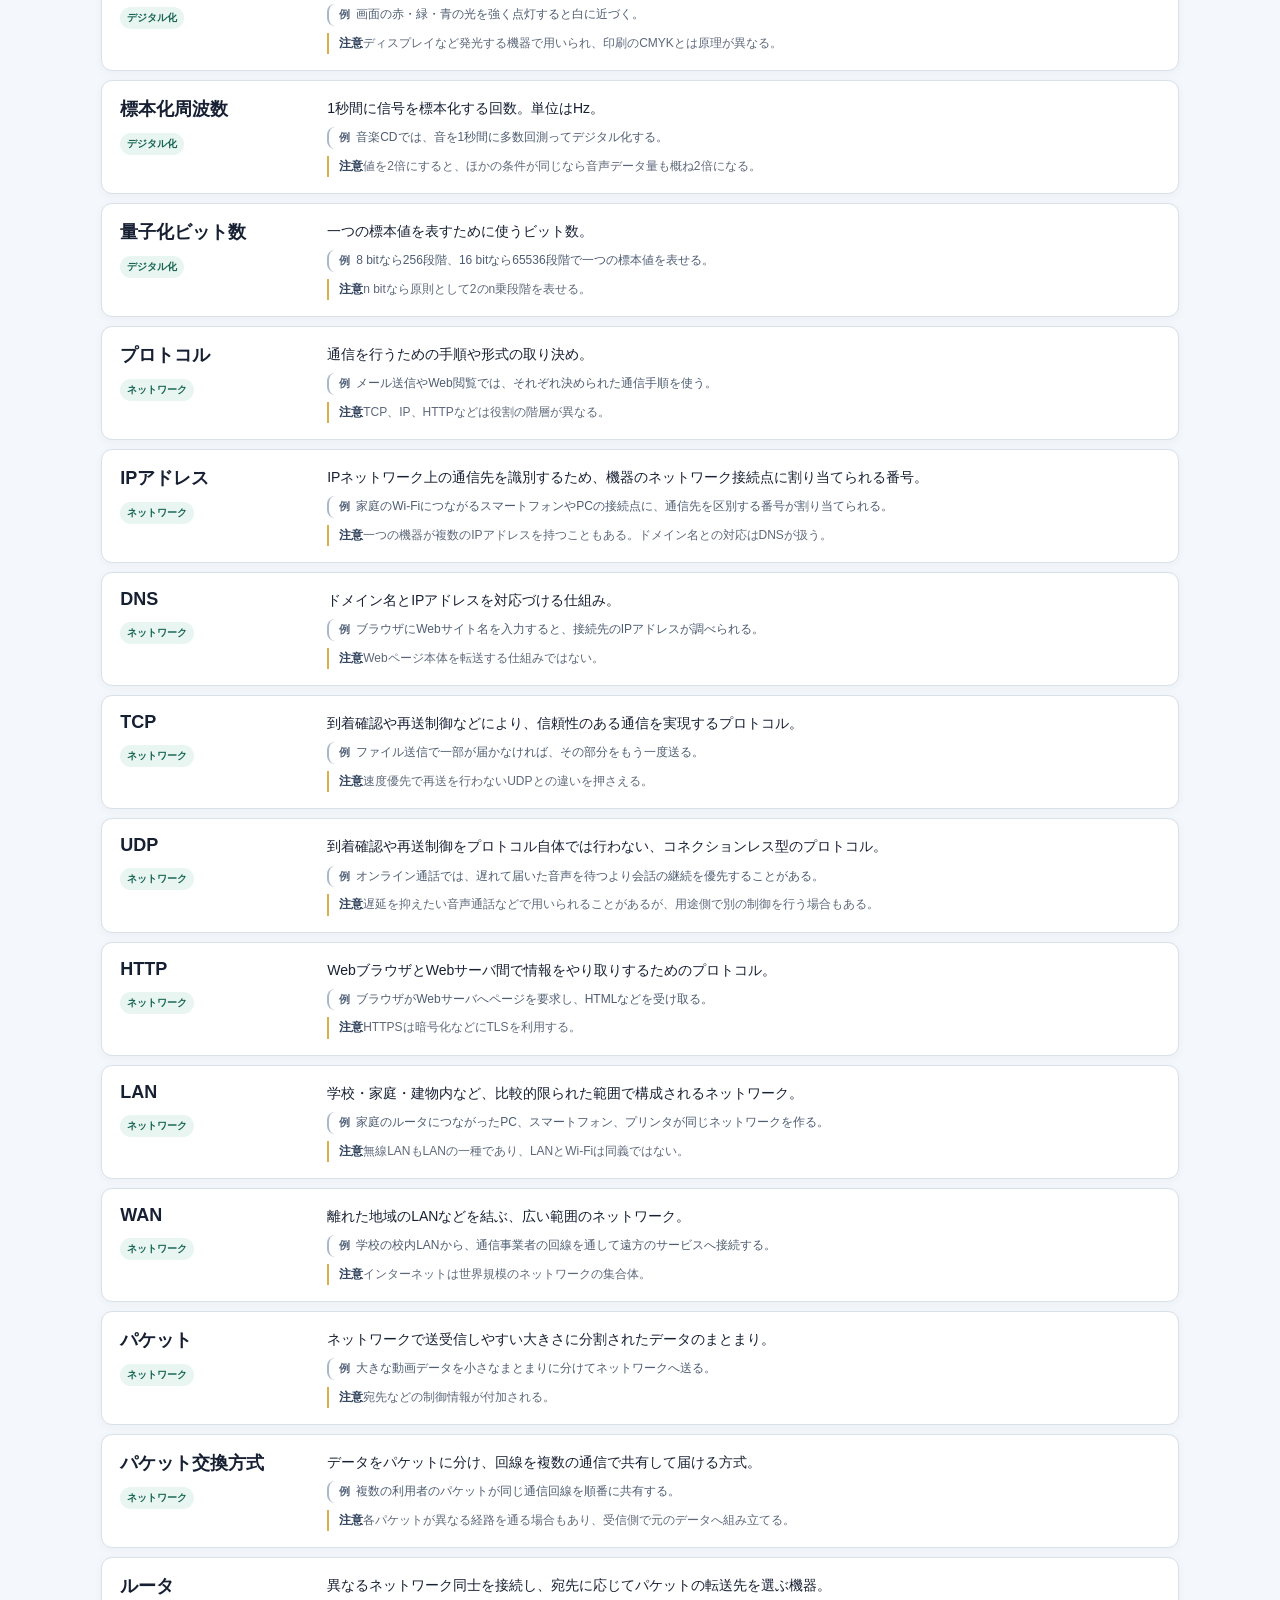
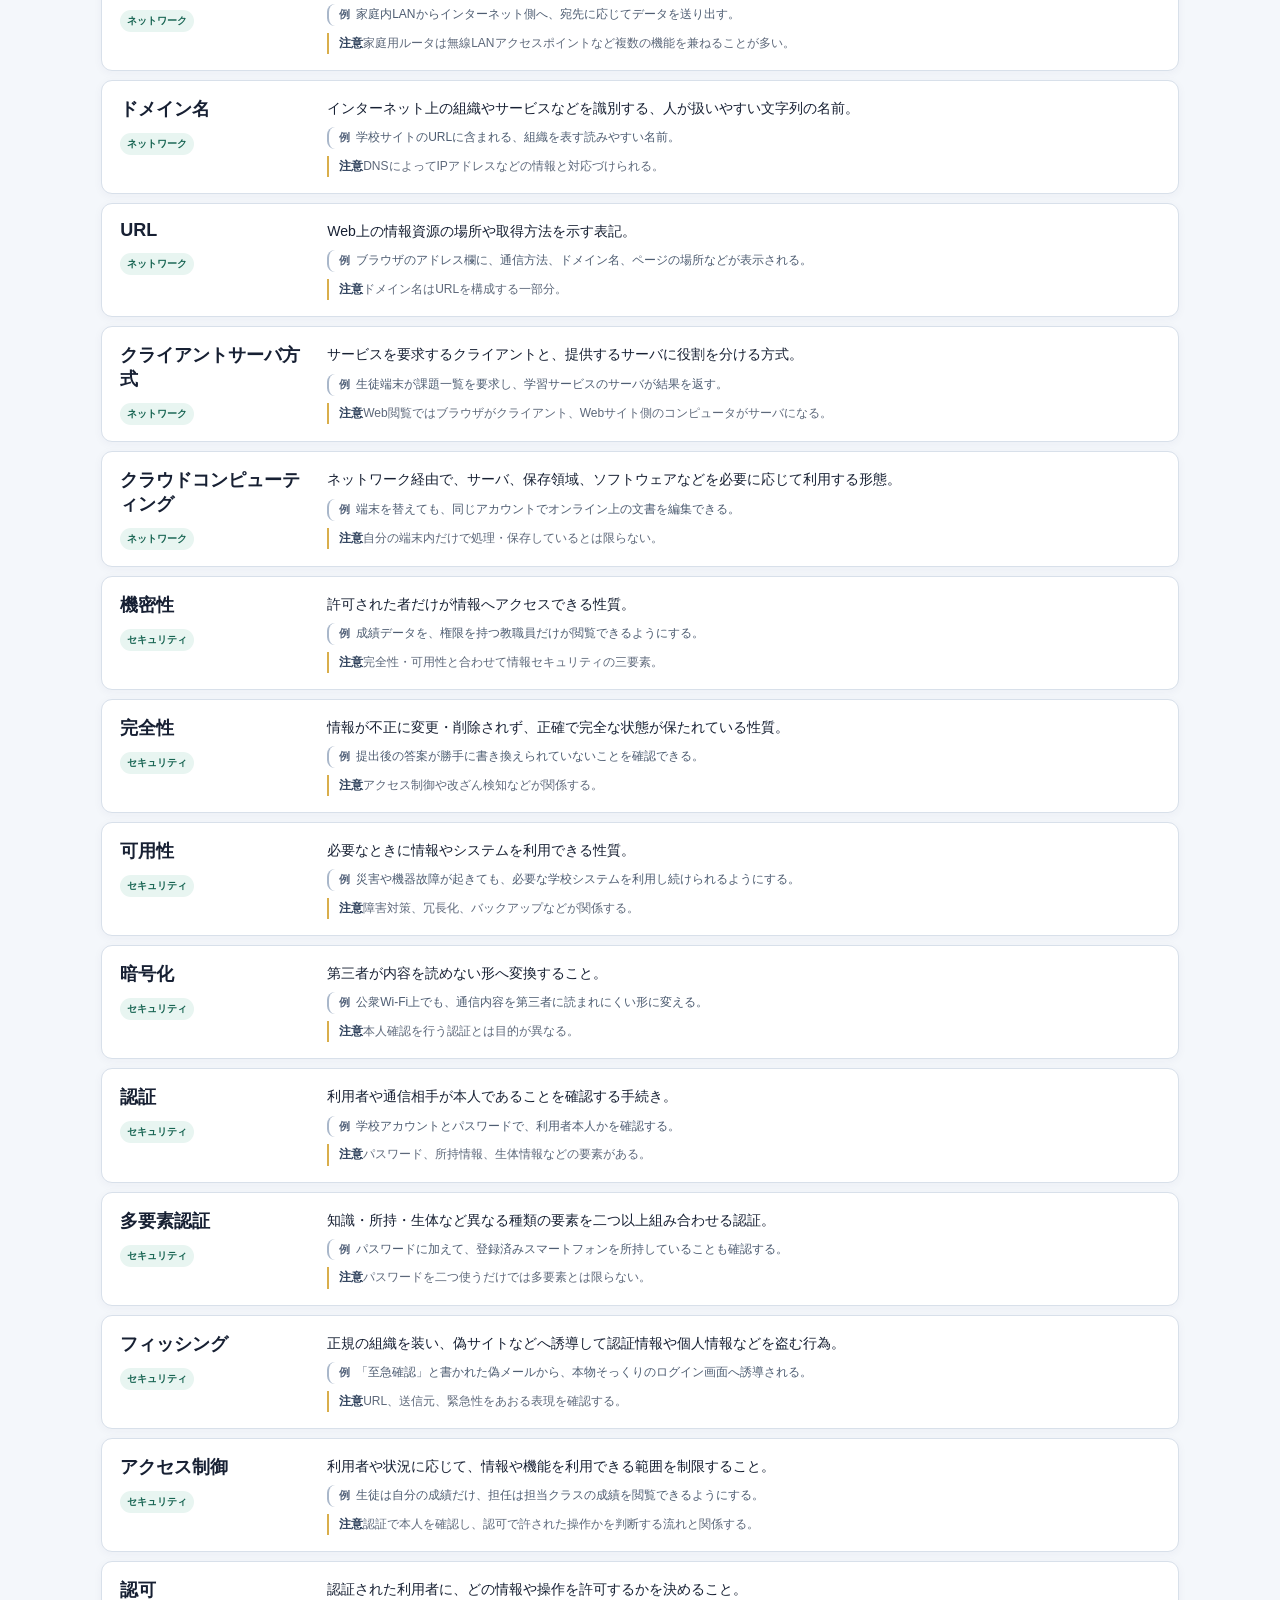
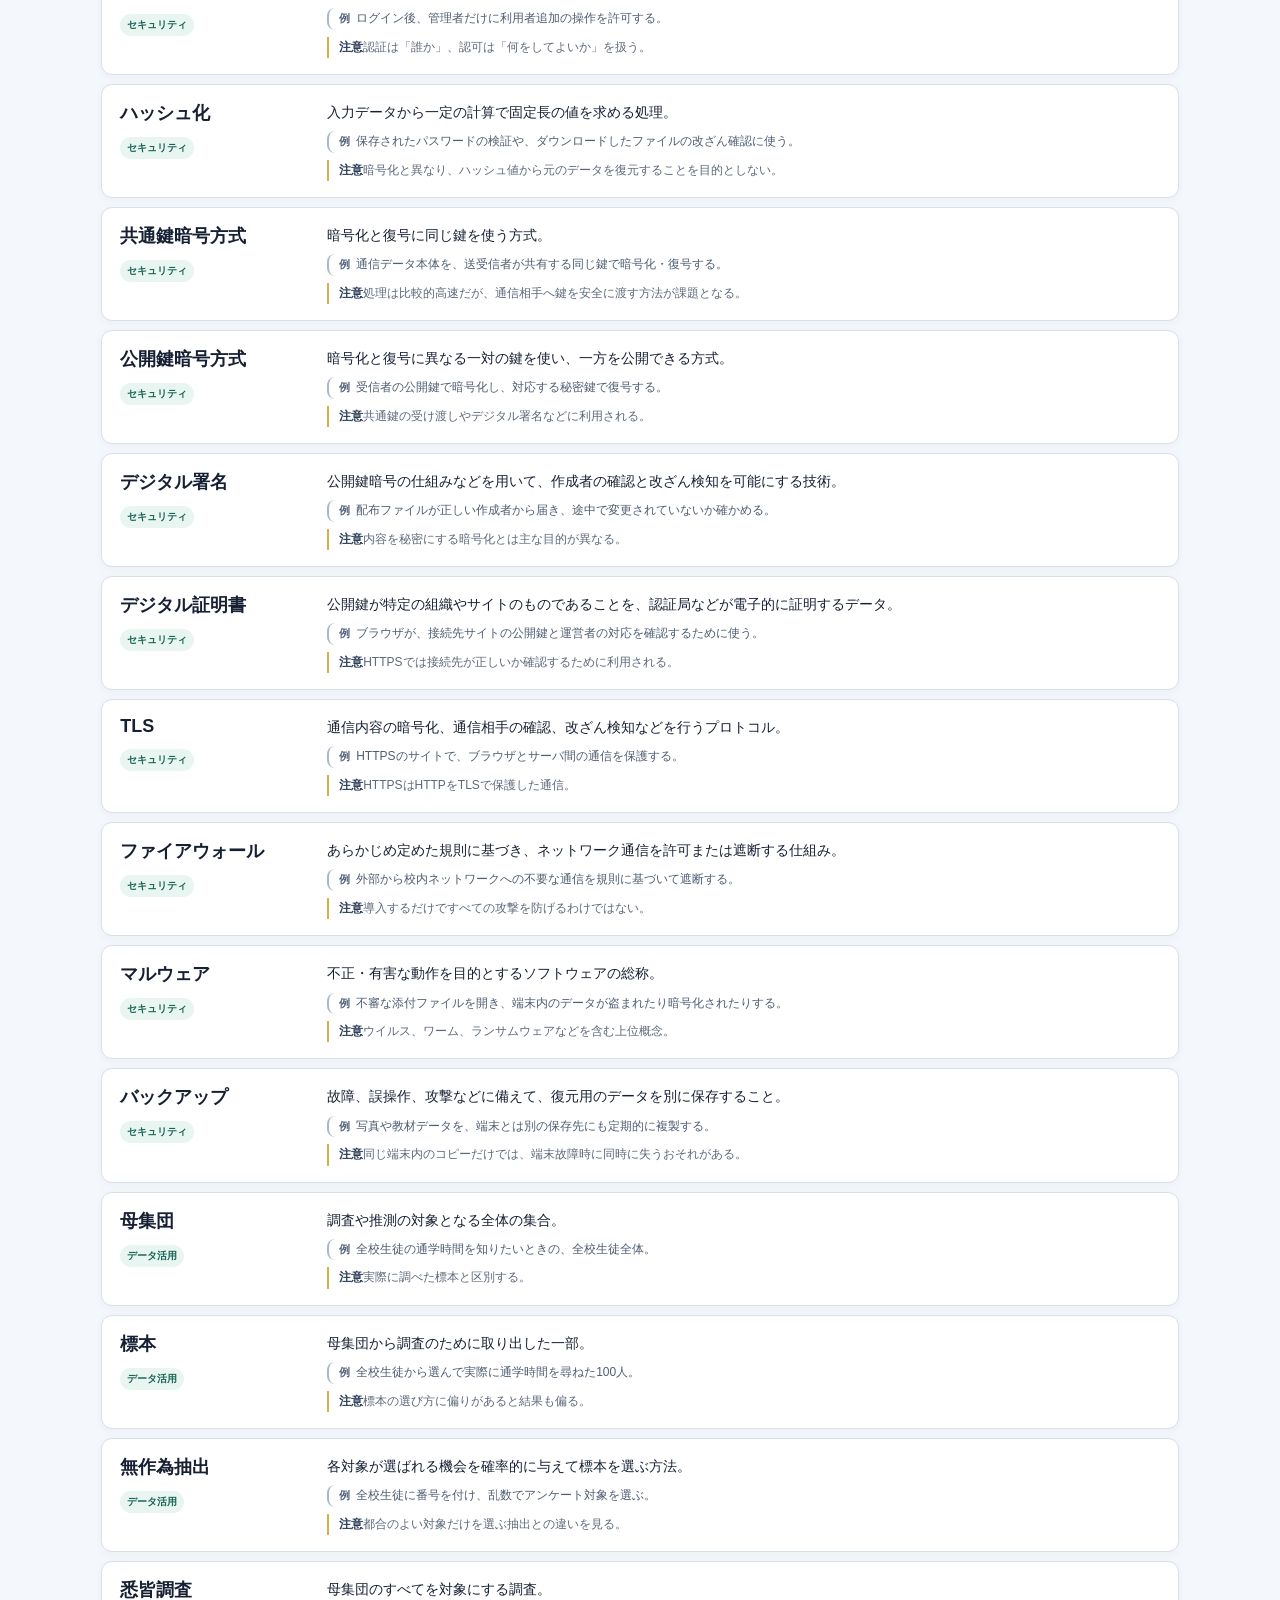
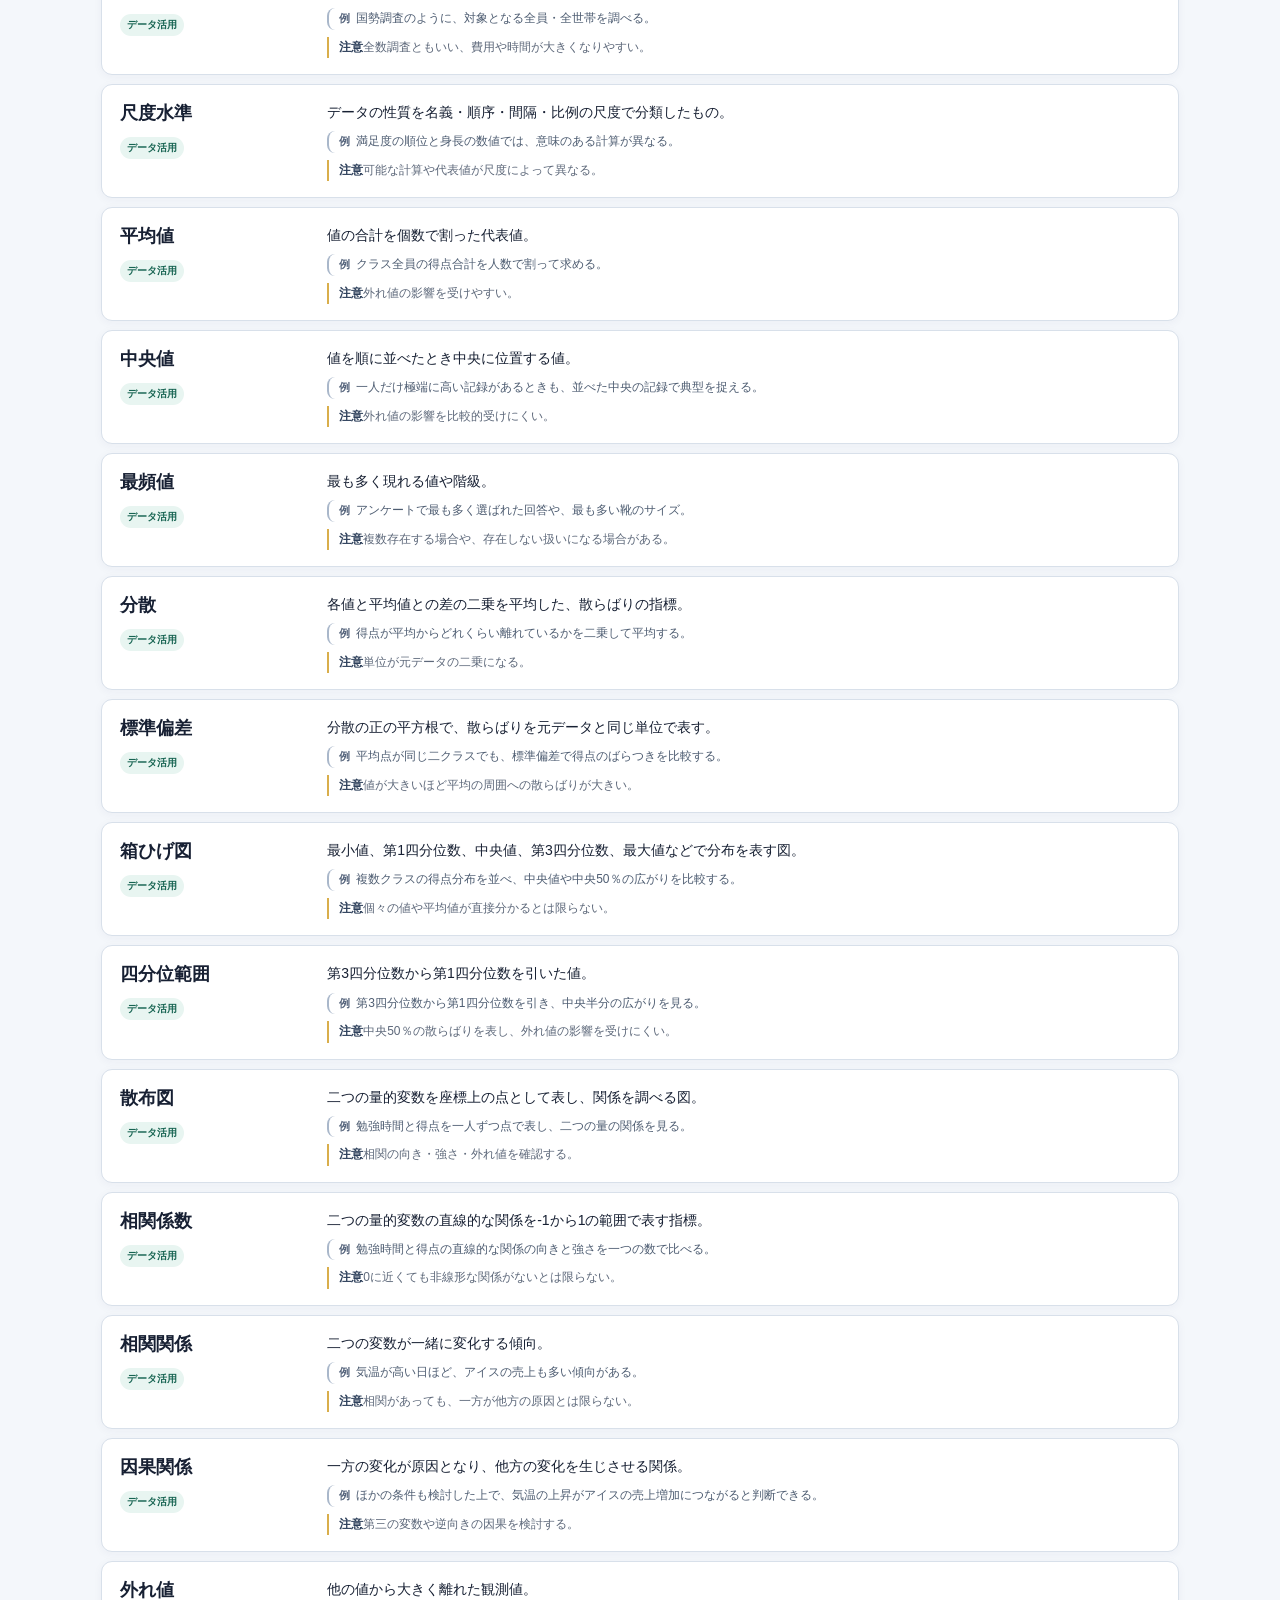
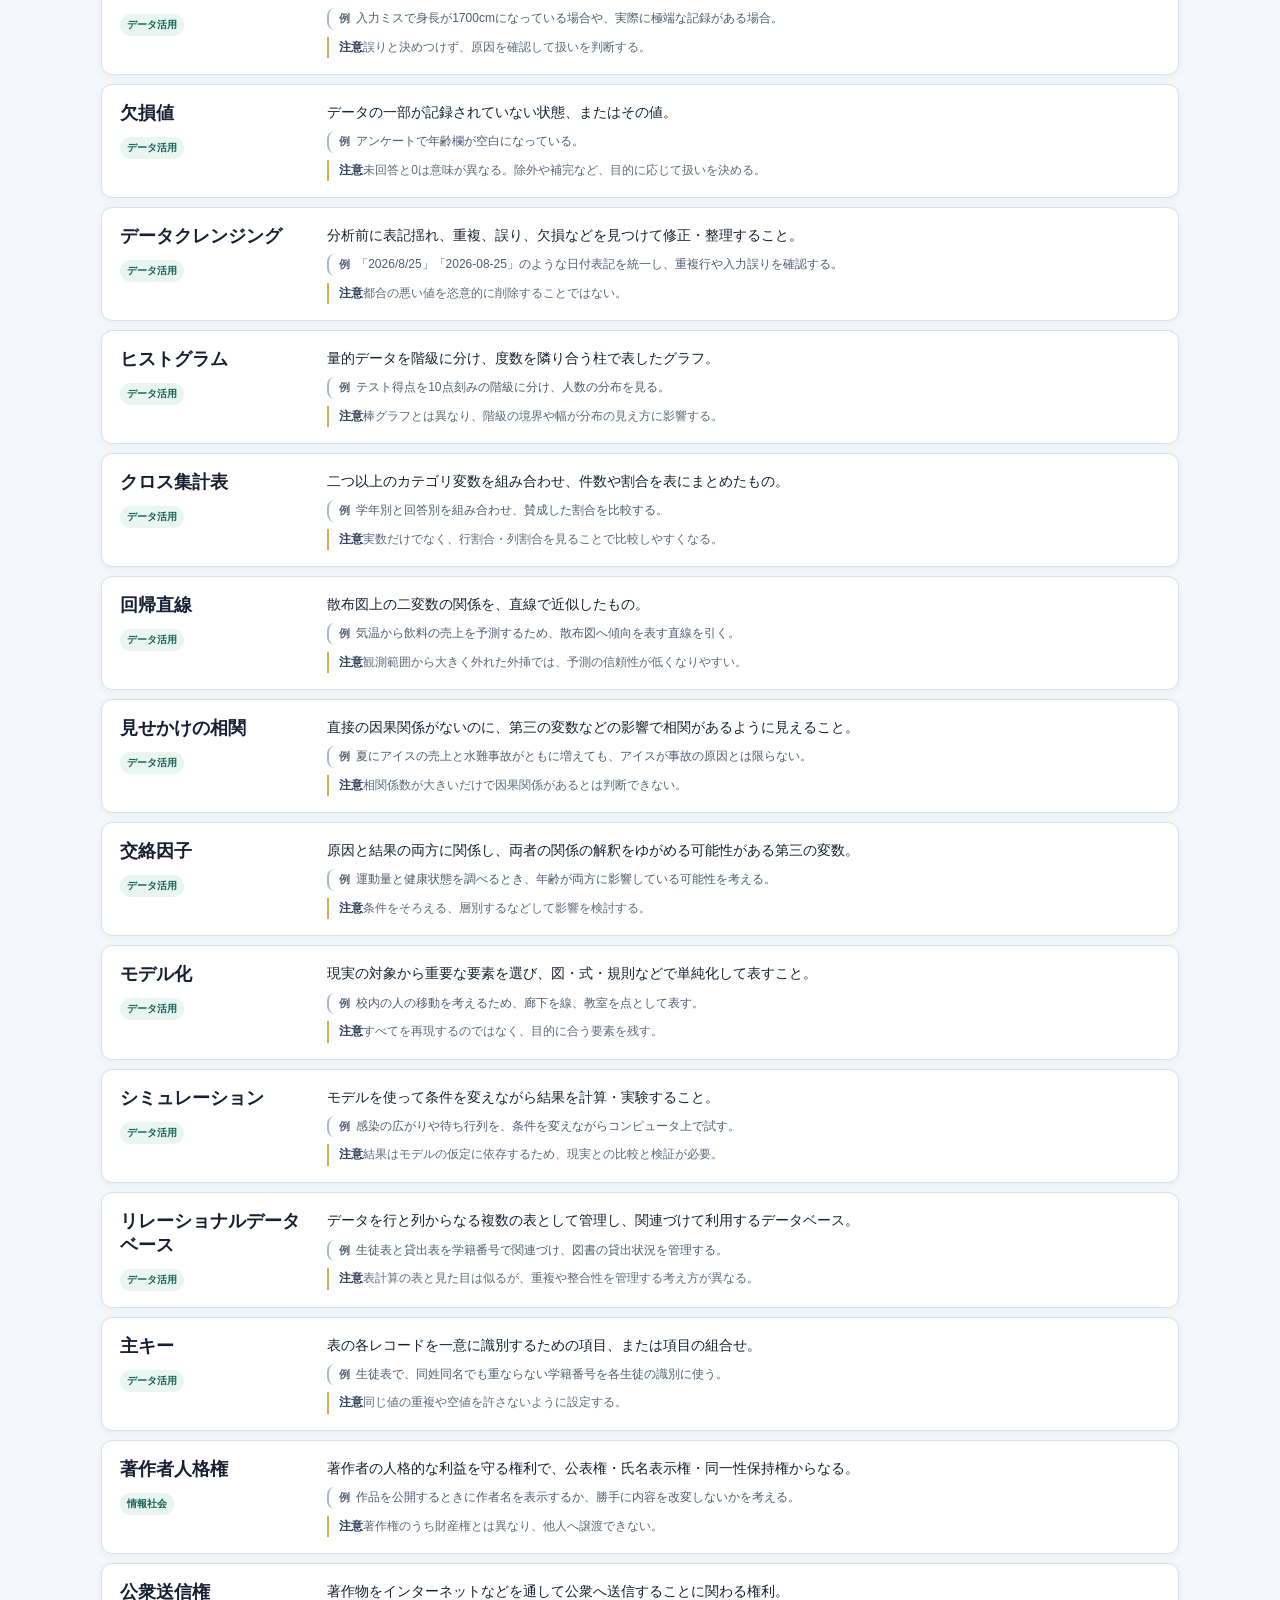
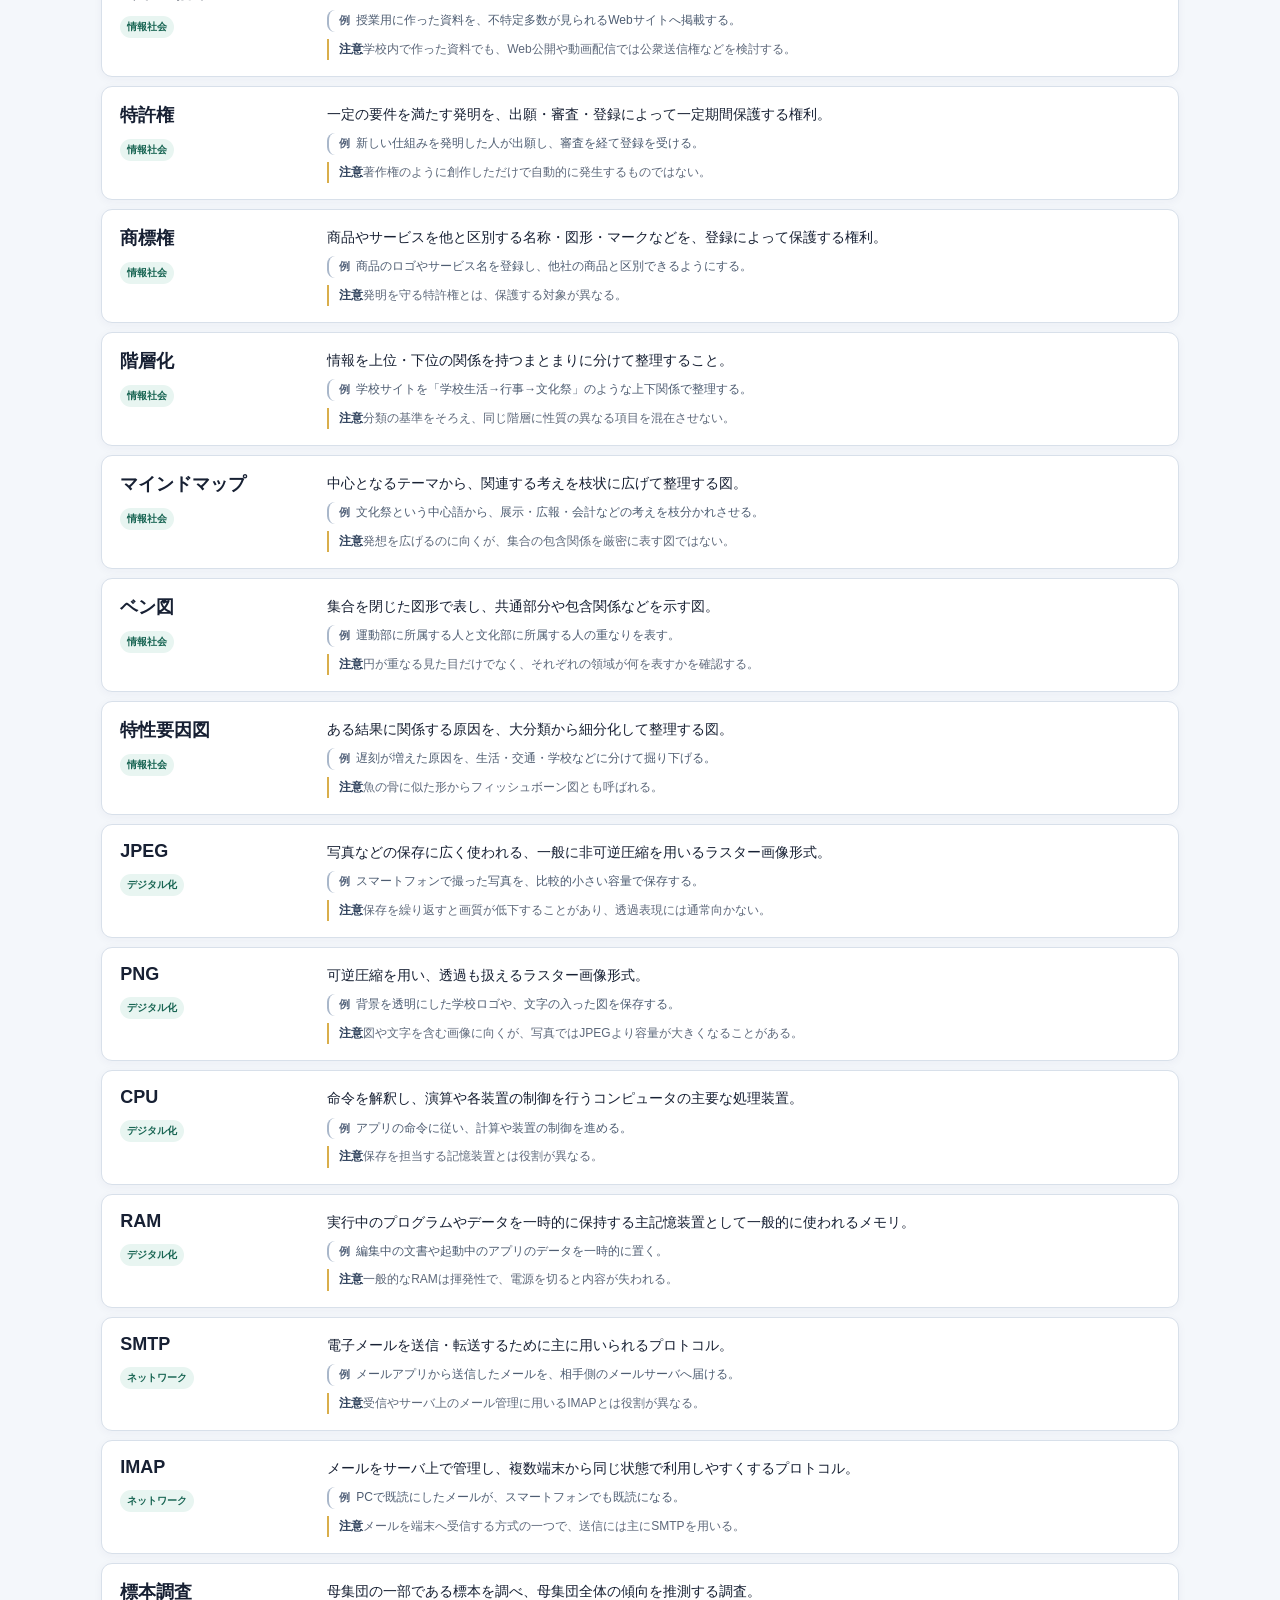
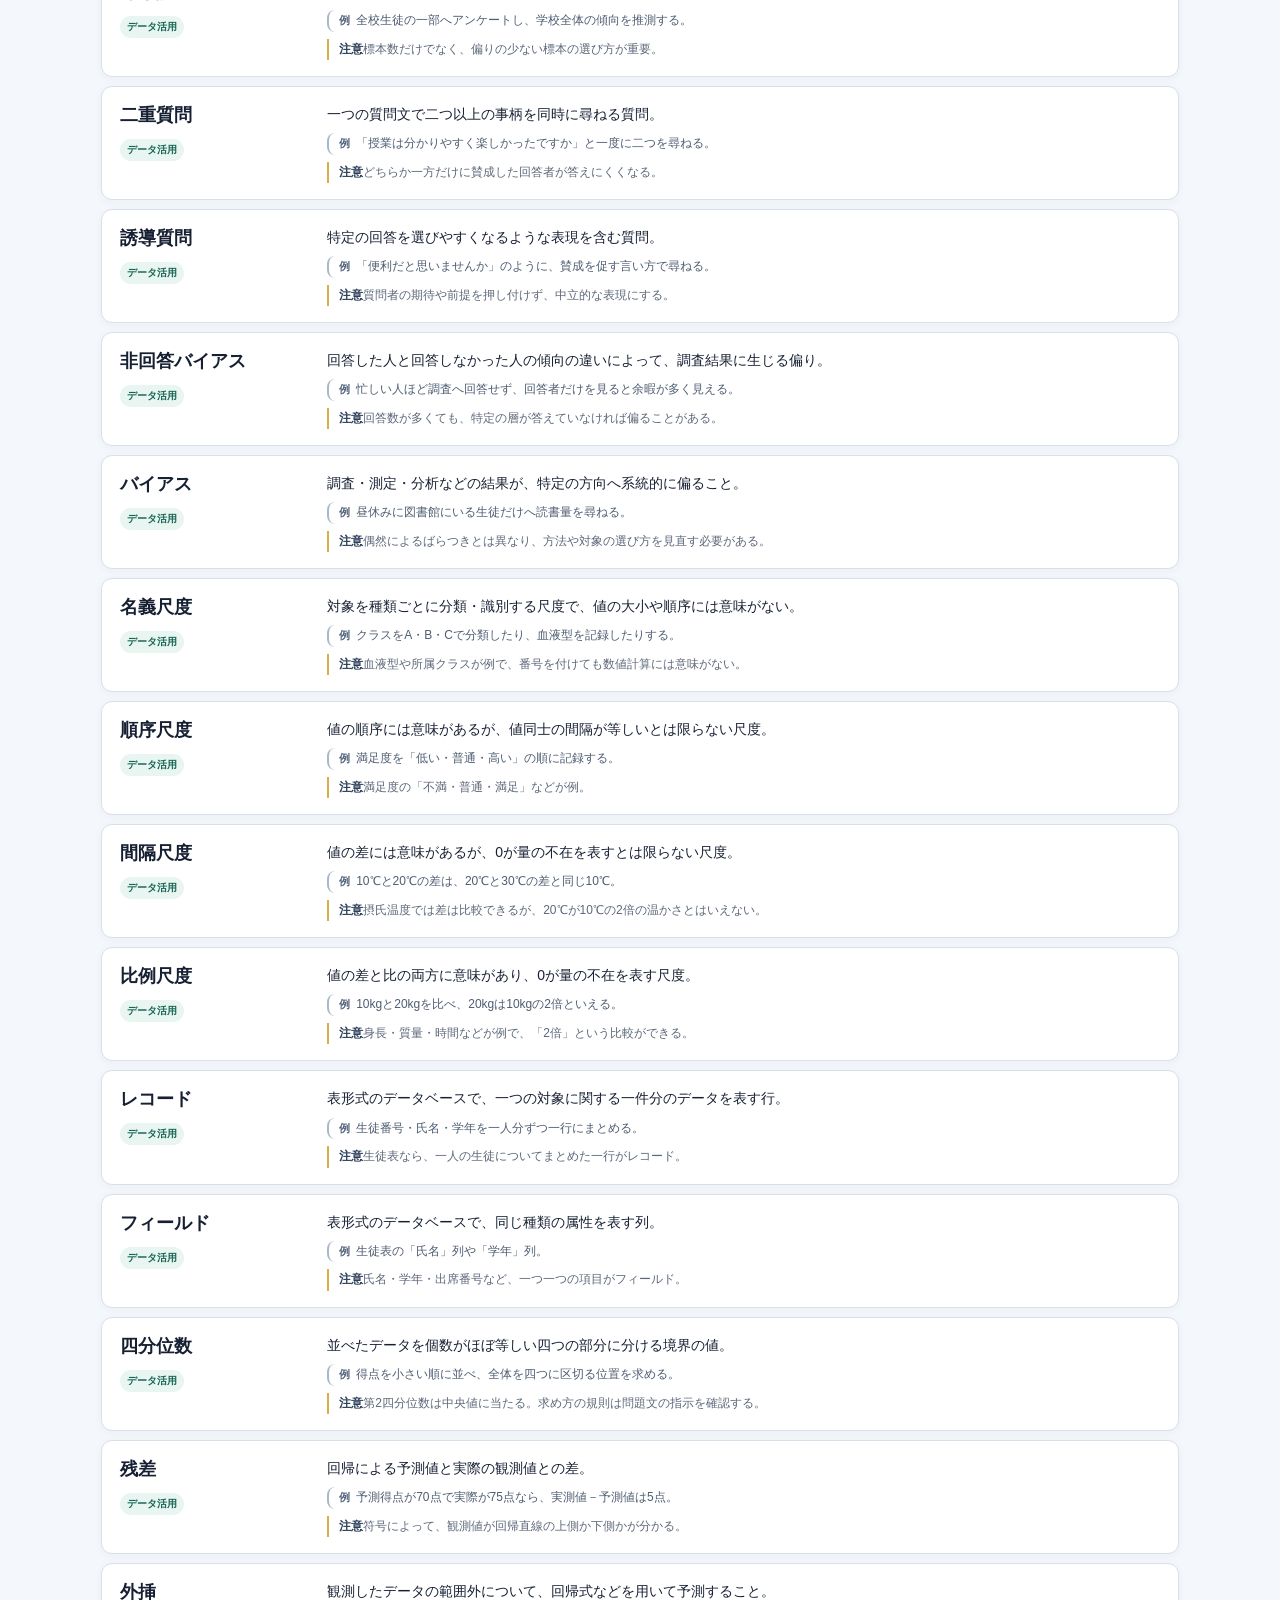
<file: glossary.html>
<!doctype html><html lang="ja"><head><meta charset="utf-8"><meta name="viewport" content="width=device-width,initial-scale=1"><title>情報Ⅰ 用語集</title><style>
:root{--navy:#172846;--ink:#172033;--muted:#657187;--line:#d8e0ea;--paper:#f4f7fb;--accent:#207a66;--soft:#e8f5f1;--example:#f7f9fc;--analogy:#fff8e7}*{box-sizing:border-box}body{margin:0;background:var(--paper);color:var(--ink);font-family:-apple-system,BlinkMacSystemFont,"Segoe UI","Noto Sans JP",sans-serif}.head{padding:28px clamp(18px,4vw,54px) 22px;background:var(--navy);color:#fff}.head small{font-size:11px;font-weight:800;letter-spacing:.14em;color:#8ed5c4}.head h1{margin:7px 0 5px;font-size:clamp(24px,3vw,36px)}.head p{margin:0;color:#cbd5e5;font-size:14px}.tools{position:sticky;top:0;z-index:3;padding:14px clamp(18px,4vw,54px);background:#ffffffef;border-bottom:1px solid var(--line);backdrop-filter:blur(10px)}.toolrow{display:flex;align-items:center;justify-content:space-between;gap:12px}.search{display:flex;gap:10px;max-width:840px;flex:1}.search input{min-width:0;flex:1;padding:12px 14px;border:1px solid #aebdce;border-radius:9px;font-size:16px}.count{display:grid;place-items:center;min-width:76px;border-radius:9px;background:var(--soft);color:#176452;font-size:12px;font-weight:800}.views{display:flex;flex:0 0 auto;padding:3px;border:1px solid var(--line);border-radius:10px;background:#f5f7fa}.view{border:0;border-radius:7px;background:transparent;padding:8px 11px;color:#5d687a;font-weight:800;cursor:pointer}.view.active{background:#fff;color:#176452;box-shadow:0 1px 4px #26395818}.filters{display:flex;gap:7px;margin-top:10px;overflow:auto}.filter{flex:0 0 auto;border:1px solid var(--line);border-radius:999px;background:#fff;padding:7px 11px;color:#47566d;font-weight:700;cursor:pointer}.filter.active{background:var(--accent);border-color:var(--accent);color:#fff}.main{max-width:1180px;margin:auto;padding:22px clamp(18px,4vw,54px) 50px}.intro{margin:0 0 18px;color:var(--muted);font-size:13px;line-height:1.7}.grid{display:grid;gap:12px;align-items:start}.grid.cards{grid-template-columns:repeat(auto-fill,minmax(380px,1fr))}.card{padding:16px;border:1px solid var(--line);border-radius:11px;background:#fff;box-shadow:0 2px 10px #2639580b}.meta{display:flex;align-items:center;justify-content:space-between;gap:8px}.term{margin:0;font-size:18px}.tag{padding:4px 7px;border-radius:999px;background:var(--soft);color:#176452;font-size:10px;font-weight:800}.definition{margin:10px 0 8px;line-height:1.72;font-size:14px}.context{display:grid;gap:7px;margin:10px 0}.context div{padding:9px 10px;border-radius:8px;font-size:12px;line-height:1.65}.context b{display:block;margin-bottom:2px;color:#2e405b;font-size:11px}.example{background:var(--example);border-left:3px solid #7a8ca7}.analogy{background:var(--analogy);border-left:3px solid #d59b18}.point{padding-top:9px;border-top:1px solid #edf0f4;color:#5d687a;font-size:12px;line-height:1.6}.point b{color:#2e405b}.grid.list{grid-template-columns:1fr;gap:9px}.grid.list .card{display:grid;grid-template-columns:minmax(145px,185px) minmax(0,1fr);grid-template-rows:auto auto;column-gap:22px;row-gap:7px;padding:16px 18px}.grid.list .meta{grid-column:1;grid-row:1 / span 2;align-items:flex-start;justify-content:flex-start;flex-direction:column}.grid.list .tag{margin-top:4px}.grid.list .definition{grid-column:2;grid-row:1;margin:0;font-size:14px;line-height:1.65}.grid.list .support{grid-column:2;grid-row:2}.label-short{display:none}.grid.list .context{display:block;margin:0}.grid.list .context .example{padding:1px 0 1px 10px;background:transparent;border-left:2px solid #a9b7ca;color:#4e5d72}.grid.list .context b{display:inline;margin:0 6px 0 0;color:#53627a}.grid.list .label-full{display:none}.grid.list .label-short{display:inline}.grid.list .analogy{display:none}.grid.list .point{margin-top:7px;padding:1px 0 1px 10px;border-top:0;border-left:2px solid #d9ae4b;color:#5d687a}.empty{padding:50px;text-align:center;color:var(--muted)}@media(max-width:800px){.toolrow{align-items:stretch;flex-direction:column}.views{align-self:flex-end}.grid.cards{grid-template-columns:1fr}.grid.list .card{display:block}.grid.list .meta{display:flex;flex-direction:row;justify-content:space-between;margin-bottom:7px}.grid.list .definition{margin:4px 0 8px}.grid.list .support{display:block}.grid.list .context{display:block}.count{min-width:62px}}@media(max-width:600px){.head{padding-top:22px}.main{padding-top:16px}.view{padding:8px 13px}}
</style></head><body><header class="head"><small>INFORMATION I / TERMS</small><h1>用語集</h1><p>定義を、身近な場面やイメージと結び付けて整理</p></header><section class="tools"><div class="toolrow"><div class="search"><input id="query" type="search" placeholder="用語・意味・身近な例から検索" autocomplete="off"><div class="count" id="count"></div></div><div class="views" aria-label="表示形式"><button class="view" type="button" data-view="list" aria-pressed="true">☷ 一覧</button><button class="view" type="button" data-view="cards" aria-pressed="false">▦ カード</button></div></div><div class="filters" id="filters"></div></section><main class="main"><p class="intro">一覧表示は素早い検索に、カード表示は身近な例やイメージを含めた学習に向いています。</p><div class="grid" id="grid"></div><div class="empty" id="empty" hidden>該当する用語がありません。</div></main><script src="terms-data.js"></script><script>
const terms=window.INFO_TERMS;
const categories=['すべて',...new Set(terms.map(x=>x[0]))];let category='すべて',view=localStorage.getItem('infoGlossaryView')||'list';if(!['list','cards'].includes(view))view='list';const q=document.getElementById('query'),grid=document.getElementById('grid'),count=document.getElementById('count'),empty=document.getElementById('empty'),filters=document.getElementById('filters'),views=document.querySelector('.views');q.value=new URLSearchParams(location.search).get('q')||'';
filters.innerHTML=categories.map((x,i)=>`<button class="filter${i?'':' active'}" data-cat="${x}">${x}</button>`).join('');filters.addEventListener('click',e=>{const b=e.target.closest('button');if(!b)return;category=b.dataset.cat;document.querySelectorAll('.filter').forEach(x=>x.classList.toggle('active',x===b));render()});q.addEventListener('input',render);
views.addEventListener('click',e=>{const b=e.target.closest('[data-view]');if(!b)return;view=b.dataset.view;localStorage.setItem('infoGlossaryView',view);setView()});function setView(){grid.className=`grid ${view}`;document.querySelectorAll('.view').forEach(b=>{const active=b.dataset.view===view;b.classList.toggle('active',active);b.setAttribute('aria-pressed',String(active))})}
function esc(s){return String(s).replace(/[&<>"']/g,c=>({'&':'&amp;','<':'&lt;','>':'&gt;','"':'&quot;',"'":'&#39;'}[c]))}function render(){const key=q.value.trim().toLowerCase(),contexts=window.INFO_TERM_CONTEXT||{},list=terms.filter(x=>{const extra=contexts[x[1]]||[];return(category==='すべて'||x[0]===category)&&(!key||[...x,...extra].join(' ').toLowerCase().includes(key))});count.textContent=`${list.length}語`;grid.innerHTML=list.map(x=>{const extra=contexts[x[1]],context=extra?`<div class="context"><div class="example"><b><span class="label-full">身近な例</span><span class="label-short">例</span></b>${esc(extra[0])}</div><div class="analogy"><b>イメージ・たとえ</b>${esc(extra[1])}</div></div>`:'';return`<article class="card"><div class="meta"><h2 class="term">${esc(x[1])}</h2><span class="tag">${esc(x[0])}</span></div><p class="definition">${esc(x[2])}</p><div class="support">${context}<div class="point"><b><span class="label-full">設問上の着眼点：</span><span class="label-short">注意</span></b>${esc(x[3])}</div></div></article>`}).join('');empty.hidden=!!list.length}setView();render();
</script></body></html>
</file>
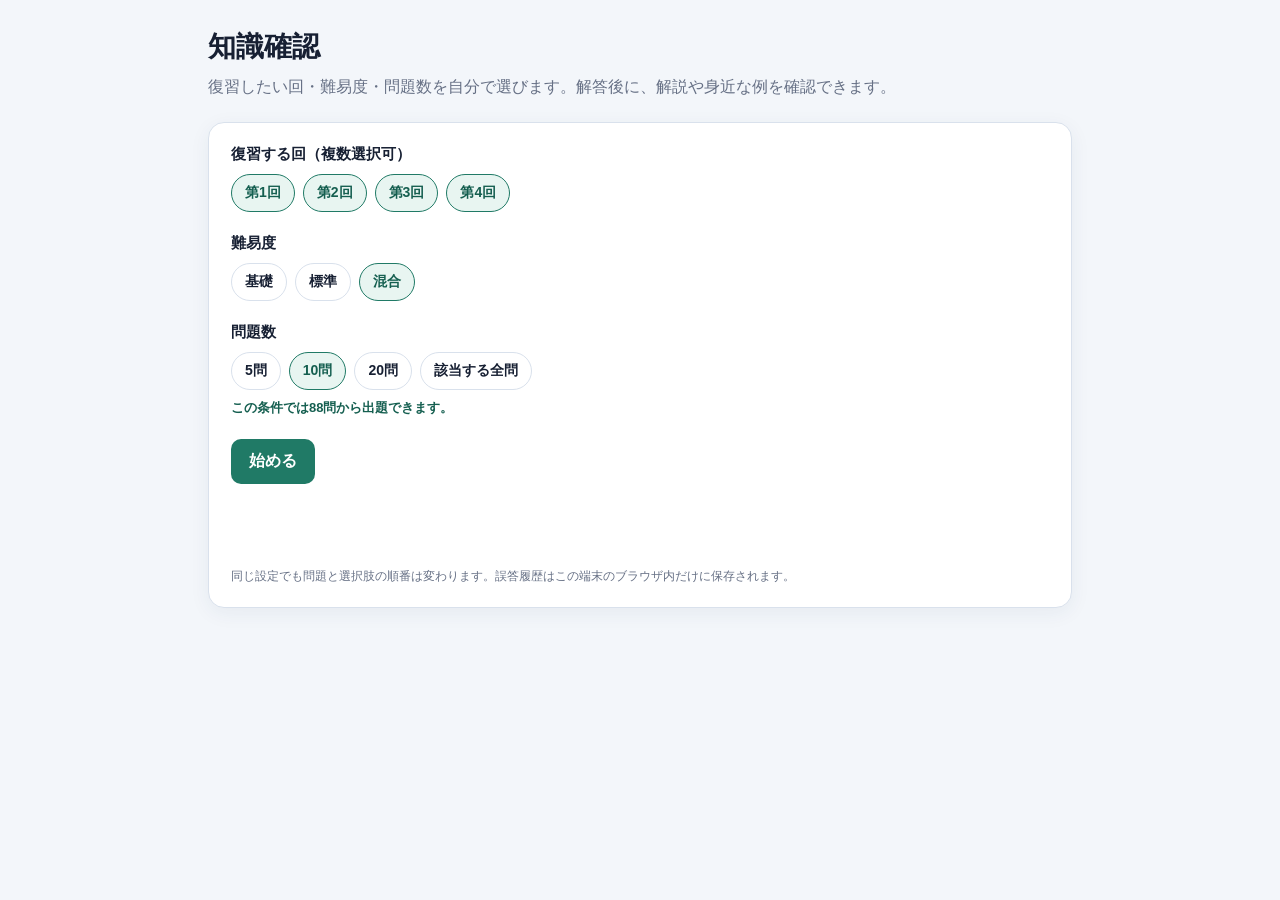
<file: knowledge-check.html>
<!doctype html><html lang="ja"><head><meta charset="utf-8"><meta name="viewport" content="width=device-width,initial-scale=1"><title>知識確認｜情報Ⅰ</title><style>
:root{--ink:#172033;--muted:#667085;--line:#d9e1ec;--paper:#f3f6fa;--accent:#207a66;--soft:#e8f5f1;--ok:#19734b;--ng:#b42318}*{box-sizing:border-box}body{margin:0;background:var(--paper);color:var(--ink);font-family:-apple-system,BlinkMacSystemFont,"Segoe UI","Noto Sans JP",sans-serif}.wrap{max-width:900px;margin:auto;padding:28px 18px 60px}h1{font-size:28px;margin:0 0 7px}.lead{color:var(--muted);line-height:1.7;margin:0 0 22px}.card{background:#fff;border:1px solid var(--line);border-radius:16px;padding:22px;box-shadow:0 5px 20px #26395810}.settings{display:grid;gap:22px}.setting h2{font-size:15px;margin:0 0 10px}.checks,.choices{display:flex;flex-wrap:wrap;gap:8px}.pick{position:relative}.pick input{position:absolute;opacity:0}.pick span{display:block;border:1px solid var(--line);border-radius:999px;padding:9px 13px;font-size:14px;font-weight:700;background:#fff;cursor:pointer}.pick input:checked+span{background:var(--soft);border-color:var(--accent);color:#155f50}.pick input:disabled+span{background:#f5f6f7;color:#98a2b3;border-color:#eaecf0;cursor:not-allowed}.primary,.secondary{border:0;border-radius:10px;padding:12px 18px;font-weight:800;cursor:pointer}.primary{background:var(--accent);color:#fff}.secondary{background:#eef2f6;color:#344054}.start{justify-self:start;font-size:16px}.available{font-size:13px;color:#155f50;font-weight:800;margin:9px 0 0}.note{font-size:12px;color:var(--muted);margin:8px 0 0}.history-start{display:flex;align-items:center;justify-content:space-between;gap:12px;background:#f6f8fb;border:1px solid var(--line);border-radius:12px;padding:13px}.hidden{display:none!important}.quiz-head{display:flex;align-items:center;justify-content:space-between;gap:12px;margin-bottom:14px}.progress{font-weight:800}.bar{height:7px;background:#e7ebf0;border-radius:99px;overflow:hidden;margin-top:6px}.bar i{display:block;height:100%;background:var(--accent)}.qmeta{font-size:12px;color:var(--accent);font-weight:800}.question{font-size:21px;line-height:1.55;margin:14px 0 18px}.answers{display:grid;gap:10px}.answer{width:100%;text-align:left;border:1px solid var(--line);border-radius:11px;background:#fff;padding:13px 15px;font-size:15px;cursor:pointer}.answer:hover{border-color:#65a899}.answer.correct{background:#ecfdf3;border-color:#6ce9a6}.answer.wrong{background:#fff0ee;border-color:#fda29b}.answer:disabled{color:var(--ink);cursor:default}.feedback{margin-top:16px;padding:14px;border-radius:10px;line-height:1.65;background:#f6f8fb}.feedback.ok{border-left:4px solid var(--ok)}.feedback.ng{border-left:4px solid var(--ng)}.learning-support{display:grid;grid-template-columns:1fr 1fr;gap:8px;margin-top:12px}.learning-support div{padding:10px 11px;border-radius:8px;font-size:13px;line-height:1.65}.learning-support b{display:block;margin-bottom:3px;font-size:11px;color:#344054}.learning-example{background:#f1f5f9;border-left:3px solid #7a8ca7}.learning-analogy{background:#fff8e7;border-left:3px solid #d59b18}@media(max-width:600px){.learning-support{grid-template-columns:1fr}}.nextrow{display:flex;justify-content:flex-end;margin-top:16px}.score{font-size:38px;font-weight:900;color:var(--accent);margin:4px 0}.breakdown{display:grid;grid-template-columns:repeat(auto-fit,minmax(150px,1fr));gap:9px;margin:18px 0}.breakdown div{border:1px solid var(--line);border-radius:9px;padding:10px}.result-actions{display:flex;flex-wrap:wrap;gap:9px}.empty{color:var(--ng);font-weight:700}.history{margin-top:14px;color:var(--muted);font-size:13px}@media(max-width:600px){.wrap{padding:18px 10px 40px}.card{padding:17px}.question{font-size:18px}.pick span{padding:10px 12px}.answer{min-height:48px}.history-start{align-items:flex-start;flex-direction:column}.result-actions button{flex:1 1 45%}}
</style></head><body><main class="wrap">
<section id="setup"><h1>知識確認</h1><p class="lead">復習したい回・難易度・問題数を自分で選びます。解答後に、解説や身近な例を確認できます。</p><div class="card settings">
<div class="setting"><h2>復習する回（複数選択可）</h2><div class="checks" id="rounds"><label class="pick"><input type="checkbox" value="1" checked><span>第1回</span></label><label class="pick"><input type="checkbox" value="2" checked><span>第2回</span></label><label class="pick"><input type="checkbox" value="3" checked><span>第3回</span></label><label class="pick"><input type="checkbox" value="4" checked><span>第4回</span></label></div></div>
<div class="setting"><h2>難易度</h2><div class="choices"><label class="pick"><input type="radio" name="level" value="基礎"><span>基礎</span></label><label class="pick"><input type="radio" name="level" value="標準"><span>標準</span></label><label class="pick"><input type="radio" name="level" value="混合" checked><span>混合</span></label></div></div>
<div class="setting"><h2>問題数</h2><div class="choices" id="counts"><label class="pick"><input type="radio" name="count" value="5"><span>5問</span></label><label class="pick"><input type="radio" name="count" value="10" checked><span>10問</span></label><label class="pick"><input type="radio" name="count" value="20"><span>20問</span></label><label class="pick"><input type="radio" name="count" value="0"><span>該当する全問</span></label></div><p class="available" id="available"></p></div>
<div class="history-start hidden" id="historyStart"><span id="historyStartText"></span><button class="secondary" id="startWrong">間違えた問題を復習</button></div><button class="primary start" id="start">始める</button><p id="setupError" class="empty"></p><p class="note">同じ設定でも問題と選択肢の順番は変わります。誤答履歴はこの端末のブラウザ内だけに保存されます。</p></div></section>
<section id="play" class="hidden"><div class="quiz-head"><div><div class="progress" id="progress"></div><div class="bar"><i id="bar"></i></div></div><button class="secondary" id="quit">設定に戻る</button></div><div class="card"><div class="qmeta" id="qmeta"></div><h2 class="question" id="question"></h2><div class="answers" id="answers"></div><div id="feedback" class="feedback hidden"></div><div class="nextrow"><button id="next" class="primary hidden">次の問題</button></div></div></section>
<section id="result" class="hidden"><h1>結果</h1><div class="card"><div class="score" id="score"></div><p id="summary"></p><div class="breakdown" id="breakdown"></div><div class="result-actions"><button class="primary" id="retryWrong">今回間違えた問題に再挑戦</button><button class="secondary" id="sameAgain">同じ設定でもう一度</button><button class="secondary" id="backSetup">条件を変更</button></div><p class="history" id="history"></p></div></section>
</main><script src="terms-data.js"></script><script>
const bank=[[1,"情報社会","基礎","インターネット上で、自分に近い意見ばかりが表示されやすくなる状態は？",["フィルターバブル","デジタルデバイド","オープンデータ","標本誤差"],0,"利用履歴に応じた情報の選別により、異なる意見に触れにくくなる状態をフィルターバブルという。"],
[1,"情報社会","標準","自分の考えに合う情報を重視し、反する情報を軽視する傾向は？",["確証バイアス","非回答バイアス","外挿","暗号化"],0,"自分の信念を裏づける情報ばかりを集める傾向が確証バイアス。"],
[1,"情報社会","基礎","同じ意見が集団内で繰り返され、考えが強化される現象は？",["エコーチェンバー","フィッシング","正規化","回帰"],0,"似た意見が反響するように強化される現象をエコーチェンバーという。"],
[1,"知的財産","基礎","著作物を創作した時点で、原則として自動的に発生する権利は？",["著作権","特許権","商標権","所有権"],0,"著作権は登録をしなくても、著作物を創作した時点で発生する。"],
[1,"知的財産","標準","著作者の氏名表示や、意に反する改変を受けないことに関わる権利は？",["著作者人格権","公衆送信権","特許権","肖像権"],0,"著作者人格権には公表権、氏名表示権、同一性保持権がある。"],
[1,"知的財産","標準","著作物をWebサイトへ掲載し、公衆が受信できる状態にすることに関係する権利は？",["公衆送信権","展示権","商標権","特許権"],0,"インターネットで公衆が受信できる状態にすることは、公衆送信権（送信可能化を含む）に関わる。複製など別の権利も関係する場合がある。"],
[1,"情報デザイン","基礎","情報を上位・下位のまとまりに分けて整理することは？",["階層化","暗号化","標本化","正規化"],0,"内容を親子関係のあるまとまりとして整理することを階層化という。"],
[1,"情報デザイン","標準","写真の保存に一般に向き、非可逆圧縮を用いる形式は？",["JPEG","PNG","SVG","CSV"],0,"JPEGは写真のような色の変化が多い画像に向く。"],
[1,"情報デザイン","標準","可逆圧縮を用い、透過も扱えるラスター画像形式は？",["PNG","JPEG","SVG","MP3"],0,"PNGは可逆圧縮のラスター画像形式で、透過も扱える。ロゴや図では、拡大しても劣化しにくいベクター形式のSVGが適する場合もある。"],
[1,"情報社会","基礎","調査対象から直接得た情報は何という？",["一次情報","二次情報","メタデータ","個人情報"],0,"観察・実験・聞き取りなどで直接得た情報が一次情報。"],
[1,"情報社会","標準","検索結果の上位にある情報は、必ず信頼できる。",["誤り","正しい"],0,"順位だけでは信頼性は判断できない。発信者、根拠、更新日、他資料との一致を確認する。"],
[1,"知的財産","標準","人物が写った写真を公開するとき、著作権だけ確認すればよい。",["誤り","正しい"],0,"写っている人の肖像権やプライバシーにも配慮が必要。"],
[1,"知的財産","基礎","他人の著作物を適法に引用するときの扱いとして、最も適切なものは？",["引用部分を明確に区別し、原則として出所を明示する","出所を書かずに短く使う","文章を少し変えて使う","営利目的でなければ自由に使う"],0,"引用は、公表済みの著作物を、公正な慣行に合致し、引用の目的上正当な範囲内で利用する必要がある。引用部分を明確に区別し、原則として出所も明示する。"],
[1,"知的財産","標準","発明を一定期間保護する知的財産権は？",["特許権","商標権","著作権","肖像権"],0,"特許権は、一定の要件を満たした発明を登録により保護する。"],
[1,"知的財産","基礎","商品やサービスを他と区別する名称やマークを保護する権利は？",["商標権","特許権","著作者人格権","公衆送信権"],0,"商標権は、商品やサービスの名称・マークなどを登録により保護する。"],
[1,"情報デザイン","基礎","必要な人が情報やサービスを利用できるようにする考え方は？",["アクセシビリティ","暗号化","標本化","外挿"],0,"年齢や障害などにかかわらず利用できるようにする考え方がアクセシビリティ。"],
[1,"情報デザイン","標準","利用者が目的を達成するときの使いやすさを表す考え方は？",["ユーザビリティ","アクセシビリティ","機密性","完全性"],0,"ユーザビリティは、目的を達成するための使いやすさに関する考え方。"],
[1,"情報デザイン","基礎","中心となる言葉から関連する考えを枝状に広げる図は？",["マインドマップ","ベン図","特性要因図","散布図"],0,"マインドマップは、中心となるテーマから関連事項を枝状に整理する。"],
[1,"情報デザイン","標準","複数の集合の共通部分や違いを表すのに向く図は？",["ベン図","マインドマップ","箱ひげ図","ヒストグラム"],0,"ベン図は集合の包含関係や共通部分を整理するのに向く。"],
[1,"情報デザイン","標準","結果に影響する原因を大分類から細分化して整理する図は？",["特性要因図","ベン図","散布図","円グラフ"],0,"特性要因図は、結果と考えられる要因の関係を整理する。"],
[2,"デジタル化","基礎","音声を一定の時間間隔で測定する処理は？",["標本化","量子化","符号化","暗号化"],0,"連続する音声を一定間隔で測る処理が標本化。"],
[2,"デジタル化","標準","標本化周波数を高くすると、一般にどうなる？",["元の波形を細かく記録できる","必ずデータ量が減る","音量だけが大きくなる","暗号化される"],0,"1秒あたりの測定回数が増え、再現性とデータ量が一般に増える。"],
[2,"ネットワーク","基礎","異なるネットワーク間でデータを中継する機器は？",["ルータ","ハブだけ","プリンタ","スキャナ"],0,"ルータはIPアドレスなどを基に、異なるネットワークへパケットを転送する。"],
[2,"ネットワーク","基礎","Webページの閲覧に使われる主なプロトコルは？",["HTTP・HTTPS","SMTP・POP","FTPだけ","DNSだけ"],0,"Webの通信にはHTTP、暗号化を伴う場合はHTTPSが使われる。"],
[2,"ネットワーク","標準","ドメイン名をIPアドレスへ対応づける仕組みは？",["DNS","DHCP","HTML","USB"],0,"DNSは人が扱いやすいドメイン名とIPアドレスを対応づける。"],
[2,"ネットワーク","標準","電子メールの送信に主に使われるプロトコルは？",["SMTP","POP3","IMAP","HTTP"],0,"送信にはSMTP、受信・閲覧にはPOP3やIMAPが使われる。"],
[2,"セキュリティ","基礎","暗号化と復号に同じ鍵を使う方式は？",["共通鍵暗号方式","公開鍵暗号方式","ハッシュ関数","デジタル署名"],0,"同じ秘密鍵を共有して暗号化・復号するのが共通鍵暗号方式。"],
[2,"セキュリティ","標準","公開鍵暗号方式で、受信者だけが復号できるように送るとき、暗号化に使う鍵は？",["受信者の公開鍵","受信者の秘密鍵","送信者の公開鍵","共通のパスワード"],0,"受信者の公開鍵で暗号化し、対応する受信者の秘密鍵で復号する。"],
[2,"セキュリティ","標準","デジタル署名で主に確認できることは？",["署名に使われた鍵と署名後の改ざんの有無","通信速度","保存容量","画面解像度"],0,"署名の検証により、対応する秘密鍵で署名されたことと、署名後に内容が改ざんされていないことを確認できる。鍵と本人の結び付きを確認するには、デジタル証明書なども用いられる。"],
[2,"セキュリティ","標準","同じ入力からは同じ値が得られ、元のデータへ戻す用途ではない処理は？",["ハッシュ関数","可逆圧縮","共通鍵暗号","標本化"],0,"同じ入力からは同じハッシュ値が得られる。一方向性があり、改ざん検知やパスワード照合などに利用される。"],
[2,"ネットワーク","基礎","無線LANでは、通信内容が常に安全なので暗号化は不要である。",["誤り","正しい"],0,"無線通信でも盗聴などの危険があり、適切な暗号化と認証が必要。"],
[2,"セキュリティ","標準","公開鍵は他人に知られないよう、必ず秘密に保管する。",["誤り","正しい"],0,"公開鍵は公開して使う。秘密に管理する必要があるのは秘密鍵。"],
[2,"デジタル化","基礎","連続した値を段階的な数値に置き換える処理は？",["量子化","標本化","符号化","復号"],0,"標本化した値を、決められた段階の数値に対応させる処理が量子化。"],
[2,"デジタル化","基礎","量子化した値を0と1の組合せで表す処理は？",["符号化","標本化","暗号化","圧縮"],0,"量子化した値を2進数などの符号に対応させる処理が符号化。"],
[2,"デジタル化","標準","量子化のビット数を増やすと、一般にどうなる？",["表せる段階が増える","標本化回数が減る","必ずデータ量が減る","通信が暗号化される"],0,"ビット数を増やすと表せる値の段階が増え、一般に再現性とデータ量が増える。"],
[2,"コンピュータ","基礎","演算や制御を行う装置は？",["CPU","SSD","キーボード","ディスプレイ"],0,"CPUは演算装置と制御装置の働きを担う。"],
[2,"コンピュータ","標準","電源を切ると内容が失われる主記憶装置として一般的なものは？",["RAM","SSD","USBメモリ","光ディスク"],0,"RAMは処理中のデータなどを一時的に保存し、通常は電源を切ると内容が失われる。"],
[2,"セキュリティ","基礎","情報セキュリティの3要素に含まれないものは？",["高速性","機密性","完全性","可用性"],0,"情報セキュリティの基本的な3要素は、機密性・完全性・可用性。"],
[2,"ネットワーク","基礎","IPネットワーク上の通信先を識別するため、機器の接続点に割り当てられる番号は？",["IPアドレス","ドメイン名だけ","ファイル名","パスワード"],0,"IPアドレスは機器のネットワーク接続点に割り当てられ、通信先の識別に使われる。一つの機器が複数のIPアドレスを持つこともある。"],
[2,"ネットワーク","標準","メールをサーバー上で管理し、複数端末から同じ状態で閲覧しやすいプロトコルは？",["IMAP","SMTP","HTTP","DNS"],0,"IMAPはメールを主にサーバー上で管理するため、複数端末で状態を共有しやすい。"],
[3,"調査設計","基礎","対象の一部を調べ、全体の傾向を推測する調査は？",["標本調査","全数調査","実験計画","暗号調査"],0,"母集団の一部である標本を調べて全体を推測するのが標本調査。"],
[3,"調査設計","標準","「授業は分かりやすく楽しかったですか」の問題点は？",["二つのことを一度に尋ねている","匿名である","選択肢がある","数値ではない"],0,"分かりやすさと楽しさを一問で尋ねるダブルバーレル質問になっている。"],
[3,"調査設計","標準","回答を特定の方向へ導く表現を含む質問は？",["誘導質問","自由回答","全数調査","層化抽出"],0,"望ましい答えを暗示するなど、回答を偏らせる質問を誘導質問という。"],
[3,"調査設計","標準","アンケートに答えなかった人の特徴により結果が偏ることは？",["非回答バイアス","量子化誤差","外挿","暗号化"],0,"回答者と非回答者の傾向が異なると、非回答バイアスが生じる。"],
[3,"データ整理","基礎","データが記録されていない箇所は？",["欠損値","外れ値","中央値","主キー"],0,"未回答や測定失敗などで値がない状態を欠損値という。"],
[3,"尺度","基礎","血液型のように、分類だけに意味がある尺度は？",["名義尺度","順序尺度","間隔尺度","比例尺度"],0,"名義尺度は分類・識別に使い、大小関係には意味がない。"],
[3,"尺度","標準","満足度の「不満・普通・満足」のように順序に意味がある尺度は？",["順序尺度","名義尺度","間隔尺度","比例尺度"],0,"順序尺度は大小の順には意味があるが、差が等しいとは限らない。"],
[3,"尺度","標準","摂氏温度はどの尺度？",["間隔尺度","名義尺度","順序尺度","比例尺度"],0,"差には意味があるが、0℃は温度が存在しないことを表さないため間隔尺度。"],
[3,"尺度","標準","身長や質量のように、0が量の不在を示し比にも意味がある尺度は？",["比例尺度","間隔尺度","順序尺度","名義尺度"],0,"比例尺度では差と比の両方に意味がある。"],
[3,"データベース","基礎","表形式のデータベースで、1件分のデータを表す行は？",["レコード","フィールド","主キー","クエリ"],0,"行がレコード、列がフィールドに対応する。"],
[3,"データベース","標準","各レコードを重複なく識別する項目は？",["主キー","外れ値","凡例","階級"],0,"主キーは各レコードを一意に識別する。"],
[3,"調査設計","標準","標本数を増やせば、どのような抽出方法でも偏りは必ず消える。",["誤り","正しい"],0,"偏った抽出方法を使えば、標本数を増やしても偏りが残ることがある。"],
[3,"調査設計","基礎","対象となる集団のすべてを調べる方法は？",["全数調査","標本調査","無作為抽出","層化抽出"],0,"対象となる集団全体を調べる方法を全数調査という。"],
[3,"調査設計","標準","母集団から、乱数などを用いて対象が確率的に選ばれるように標本を選ぶ方法は？",["無作為抽出","誘導質問","全数調査","外挿"],0,"無作為抽出は偶然の仕組みを用いて標本を選び、調査者の都合による選択の偏りを抑えるために用いられる。"],
[3,"調査設計","基礎","調査結果が特定の方向へ系統的に偏ることは？",["バイアス","残差","量子化","暗号化"],0,"調査方法や質問、回答者の違いなどによる系統的な偏りをバイアスという。"],
[3,"データ整理","標準","他の値から大きく離れた値を見つけたとき、最初にすべきことは？",["原因や入力ミスの有無を確認する","必ず削除する","平均値に置き換える","0にする"],0,"外れ値は入力ミスとは限らない。原因を確認してから扱いを判断する。"],
[3,"データ整理","基礎","自分で行った観察や調査から直接集めたデータは？",["一次データ","二次データ","欠損値","外れ値"],0,"調査者自身が目的に応じて直接収集したデータを一次データという。"],
[3,"データ整理","標準","国や自治体などが、再利用しやすい形で公開するデータは？",["オープンデータ","個人情報","暗号文","欠損値"],0,"オープンデータは、機械判読や再利用がしやすい条件で公開されたデータ。"],
[3,"データベース","基礎","データベースの主な目的として適切なものは？",["データを整理し、検索や更新をしやすくする","画像だけを圧縮する","通信を暗号化する","音声を標本化する"],0,"データベースは、関連するデータを整理して蓄積し、検索・更新・共有しやすくする。"],
[3,"データベース","基礎","表形式のデータベースで、同じ種類の項目を表す列は？",["フィールド","レコード","主キー","外れ値"],0,"列がフィールド、行がレコードに対応する。"],
[4,"データ分析","基礎","データを小さい順に並べたとき、中央に位置する値は？",["中央値","平均値","最頻値","分散"],0,"中央値は外れ値の影響を平均値より受けにくい代表値。"],
[4,"データ分析","基礎","データを四つの同程度の個数の部分に分ける境界の値は？",["四分位数","相関係数","標準偏差","残差"],0,"第1・第2・第3四分位数があり、第2四分位数は中央値。"],
[4,"グラフ","基礎","連続的な数値データを階級に分け、度数を柱で表すグラフは？",["ヒストグラム","円グラフ","散布図","帯グラフ"],0,"ヒストグラムでは柱の間を原則として空けず、分布の形を読む。"],
[4,"相関","基礎","一方が増えるほど他方も増える傾向は？",["正の相関","負の相関","因果関係","無相関だけ"],0,"右上がりの傾向を正の相関という。"],
[4,"相関","基礎","一方が増えるほど他方が減る傾向は？",["負の相関","正の相関","比例関係だけ","標本誤差"],0,"右下がりの傾向を負の相関という。"],
[4,"相関","標準","アイスの売上と熱中症搬送者数がともに増えるとき、考えられる第三の要因は？",["気温","商品名","データの行番号","回答形式"],0,"気温が両方に影響している可能性があり、相関だけで直接の因果は言えない。"],
[4,"回帰","基礎","回帰直線による予測値と実測値との差は？",["残差","四分位範囲","標本誤差","階級値"],0,"残差は「実測値－予測値」で表す。正負を含め、予測からどちら向きにどれだけ外れたかを示す。"],
[4,"回帰","標準","観測したデータの範囲外へ回帰式を延長して予測することは？",["外挿","内挿","標本化","符号化"],0,"範囲外の予測である外挿は、関係が続く保証がなく注意が必要。"],
[4,"相関","標準","相関係数が0に近いとき、二つの変数に関係はないと断定できる。",["誤り","正しい"],0,"曲線的な関係など、線形でない関係が存在する可能性がある。"],
[4,"相関","標準","強い相関があれば、一方が他方の原因だと断定できる。",["誤り","正しい"],0,"逆の因果や第三の要因、偶然などがあり、相関だけで因果は断定できない。"],
[4,"グラフ","標準","グラフを比較するとき、軸の範囲や目盛を確認する必要がある。",["正しい","誤り"],0,"軸の切り方により差が大きくも小さくも見えるため、目盛・単位・凡例を確認する。"],
[4,"回帰","標準","外れ値は必ず誤りなので、見つけたら理由を確認せず削除する。",["誤り","正しい"],0,"入力ミスとは限らず重要な事例かもしれない。原因を確認して扱いを判断する。"],
[4,"データ分析","基礎","データの散らばりの大きさを表す指標は？",["分散・標準偏差","中央値だけ","最頻値だけ","相関係数だけ"],0,"分散や標準偏差は、平均値からの散らばりの大きさを表す。"],
[4,"データ分析","標準","最大値から最小値を引いた値は？",["範囲","四分位範囲","残差","階級値"],0,"データの最大値と最小値の差を範囲という。"],
[4,"データ分析","標準","第3四分位数から第1四分位数を引いた値は？",["四分位範囲","範囲","標準偏差","残差"],0,"中央の約50％のデータの広がりを表す値が四分位範囲。"],
[4,"グラフ","基礎","中央値や四分位数、データの散らばりをまとめて表すグラフは？",["箱ひげ図","散布図","円グラフ","帯グラフ"],0,"箱ひげ図はデータの散らばりを捉え、複数の分布を比較するときにも役立つ。"],
[4,"グラフ","基礎","二つの量的変数の関係を点の分布で表すグラフは？",["散布図","ヒストグラム","円グラフ","レーダーチャート"],0,"散布図は、二つの量的変数の組を点で表し、相関などを調べる。"],
[4,"相関","標準","相関係数が取り得る範囲は？",["－1以上1以下","0以上1以下","－100以上100以下","制限はない"],0,"相関係数は－1から1までの値を取り、符号は相関の向きを表す。"],
[4,"相関","標準","相関係数の絶対値が大きいほど、一般に何が強い？",["直線的な関係","必ず因果関係","曲線的な関係だけ","データの件数"],0,"絶対値が1に近いほど、正または負の直線的な関係が強い。"],
[4,"グラフ","標準","グラフを読むとき、凡例で主に確認するものは？",["色や記号が何を表すか","データの著作者だけ","標本化周波数","暗号鍵"],0,"凡例は、グラフ内の色・線・記号などが表す内容を示す。"]].map(q=>({id:q[0]+":"+q[3],round:q[0],field:q[1],level:q[2],text:q[3],choices:q[4],answer:q[5],explain:q[6]}));
bank.push(...[
[1,"身近な場面","標準","動画サイトで、以前見たものと似た意見の動画ばかりがおすすめに並ぶようになった。この状況に最も関係する用語は？",["フィルターバブル","アクセシビリティ","無作為抽出","量子化"],0,"利用履歴などに応じて情報が選別され、似た情報へ偏りやすくなる状態がフィルターバブル。好みに合う本だけが並ぶ本屋のような状態と考えられる。"],
[1,"身近な場面","標準","案内画面で、注意を赤色にするだけでなく「！」の記号と文字も付けた。最も関係する考え方は？",["アクセシビリティ","暗号化","標本化","著作権"],0,"色の見え方にかかわらず内容を判断できるよう、色以外の手掛かりも用意するのはアクセシビリティの例。"],
[2,"身近な場面","標準","「アカウントを停止します。至急ログインしてください」というメールから、本物そっくりの偽サイトへ誘導された。この手口は？",["フィッシング","標本化","可逆圧縮","無作為抽出"],0,"正規の組織を装い、偽サイトでIDやパスワードなどを盗もうとする手口がフィッシング。メール内のリンクは開かず、公式アプリや自分で登録した公式サイトから確認する。"],
[2,"身近な場面","標準","パスワード入力後、登録済みスマートフォンにも確認通知が届いた。この認証方法は？",["多要素認証","共通鍵暗号方式","DNS","可逆圧縮"],0,"知識であるパスワードと、所持しているスマートフォンという異なる種類の要素を組み合わせているため、多要素認証に当たる。"],
[3,"身近な場面","標準","全校生徒に番号を付け、乱数で一部の生徒を選んでアンケートを行った。この選び方は？",["無作為抽出","悉皆調査","誘導質問","外挿"],0,"調査者の都合で選ばず、乱数などで対象が確率的に選ばれるようにする方法が無作為抽出。よく混ぜたくじを引くイメージ。"],
[3,"身近な場面","標準","アンケート結果の表で、ある生徒の回答欄だけ空白になっていた。この値は何と呼ばれる？",["欠損値","外れ値","中央値","主キー"],0,"未回答や測定失敗などで記録されていない値が欠損値。0という回答が記録されている場合とは区別する。"],
[4,"身近な場面","標準","クラスの通学時間に一人だけ極端に長い値がある。典型的な通学時間を、影響を受けにくく表したい。適切な代表値は？",["中央値","平均値","範囲","相関係数"],0,"中央値は値を並べた中央なので、極端に大きい値の影響を平均値より受けにくい。列の真ん中を見るイメージ。"],
[4,"身近な場面","標準","気温が高い日ほど、アイスの売上と熱中症搬送者数の両方が増えた。この結果から直接は言えないことは？",["アイスの売上増加が熱中症の原因である","二つの値に同じ方向へ変化する傾向がある","気温が第三の要因かもしれない","因果関係は追加の検討が必要である"],0,"一緒に増える相関は見られても、アイスの売上が熱中症を引き起こすとは言えない。気温という第三の要因を検討する必要がある。"]
].map(q=>({id:q[0]+":"+q[3],round:q[0],field:q[1],level:q[2],text:q[3],choices:q[4],answer:q[5],explain:q[6]})));
let selected=[],pos=0,correct=0,wrong=[],lastConfig=null,repeatSource=null,locked=false,lastQuestionOrder='';const lastChoiceOrders=new Map(),$=id=>document.getElementById(id);
function escHtml(s){const el=document.createElement('div');el.textContent=String(s);return el.innerHTML}
function termSupport(q){const name=q.choices[q.answer],terms=window.INFO_TERMS||[],contexts=window.INFO_TERM_CONTEXT||{},aliases={'著作者人格権':'著作権','公衆送信権':'著作権','特許権':'産業財産権','商標権':'産業財産権','JPEG':'非可逆圧縮','PNG':'可逆圧縮','HTTP・HTTPS':'HTTP','ハッシュ関数':'ハッシュ化','受信者の公開鍵':'公開鍵暗号方式','署名に使われた鍵と署名後の改ざんの有無':'デジタル署名','表せる段階が増える':'量子化ビット数','標本調査':'標本','全数調査':'悉皆調査','一次データ':'一次情報','正の相関':'相関関係','負の相関':'相関関係','残差':'回帰直線','外挿':'回帰直線','分散・標準偏差':'標準偏差','四分位数':'四分位範囲'},text=q.text+' '+q.explain,direct=terms.some(x=>x[1]===name)?name:aliases[name],promptRules=[['検索結果の上位','情報の信頼性'],['公開鍵は他人に知られない','公開鍵暗号方式'],['分かりやすく楽しかった','二重質問'],['データベースの主な目的','リレーショナルデータベース'],['アイスの売上と熱中症搬送者数','見せかけの相関'],['強い相関があれば','因果関係']],prompt=(promptRules.find(x=>q.text.includes(x[0]))||[])[1],mentioned=terms.map(x=>x[1]).filter(x=>text.includes(x)).sort((a,b)=>b.length-a.length),key=direct||prompt||mentioned[0],extra=key&&contexts[key];if(!extra)return '';return '<div class=\"learning-support\"><div class=\"learning-example\"><b>身近な例</b>'+escHtml(extra[0])+'</div><div class=\"learning-analogy\"><b>イメージ・たとえ</b>'+escHtml(extra[1])+'</div></div>'}
function shuffle(a){a=[...a];for(let i=a.length-1;i>0;i--){const j=Math.floor(Math.random()*(i+1));[a[i],a[j]]=[a[j],a[i]]}return a}
function freshQuestionOrder(list){let order=shuffle(list),signature=order.map(q=>q.id).join('\u001f');if(order.length>1&&signature===lastQuestionOrder){order=[...order.slice(1),order[0]];signature=order.map(q=>q.id).join('\u001f')}lastQuestionOrder=signature;return order}
function freshChoiceOrder(q){let order=shuffle(q.choices.map((text,i)=>({text,original:i}))),signature=order.map(x=>x.original).join(',');if(order.length>1&&signature===lastChoiceOrders.get(q.id)){order=[...order.slice(1),order[0]];signature=order.map(x=>x.original).join(',')}lastChoiceOrders.set(q.id,signature);return order}
function show(name){['setup','play','result'].forEach(id=>$(id).classList.toggle('hidden',id!==name));if(name==='setup')updateSetup()}
function config(){return{rounds:[...document.querySelectorAll('#rounds input:checked')].map(x=>+x.value),count:+document.querySelector('[name=count]:checked').value,level:document.querySelector('[name=level]:checked').value}}
function pool(c){return bank.filter(q=>c.rounds.includes(q.round)&&(c.level==='混合'||q.level===c.level))}
function readWrongIds(){try{const raw=JSON.parse(localStorage.getItem('infoQuizWrong')||'[]');const valid=new Set(bank.map(q=>q.id));return new Set(Array.isArray(raw)?raw.filter(id=>valid.has(id)):[])}catch(e){return new Set()}}
function updateSetup(){const c=config(),n=pool(c).length;$('available').textContent=n?'この条件では'+n+'問から出題できます。':'この条件に合う問題はありません。';document.querySelectorAll('#counts input').forEach(input=>{input.disabled=+input.value>0&&+input.value>n});const checked=document.querySelector('[name=count]:checked');if(checked&&checked.disabled){const choices=[20,10,5].filter(x=>x<=n);document.querySelector('[name=count][value="'+(choices[0]||0)+'"]').checked=true}const ids=readWrongIds();$('historyStart').classList.toggle('hidden',!ids.size);$('historyStartText').textContent='保存されている間違えた問題：'+ids.size+'問'}
function begin(list,c,replay=null){selected=freshQuestionOrder(list);lastConfig=c;repeatSource=replay;pos=0;correct=0;wrong=[];show('play');render()}
function start(){const c=config();$('setupError').textContent='';if(!c.rounds.length){$('setupError').textContent='復習する回を1つ以上選んでください。';return}const p=shuffle(pool(c));if(!p.length){$('setupError').textContent='この条件に合う問題がありません。回か難易度を変更してください。';return}const count=c.count===0?p.length:Math.min(c.count,p.length);begin(p.slice(0,count),c)}
function startStoredWrong(){const ids=readWrongIds(),list=bank.filter(q=>ids.has(q.id));if(list.length)begin(shuffle(list),{rounds:[1,2,3,4],count:0,level:'混合'},list)}
function render(){locked=false;const q=selected[pos];$('progress').textContent=(pos+1)+' / '+selected.length+'問';$('bar').style.width=((pos+1)/selected.length*100)+'%';$('qmeta').textContent='第'+q.round+'回｜'+q.field+'｜'+q.level;$('question').textContent=q.text;$('feedback').className='feedback hidden';$('next').classList.add('hidden');const order=freshChoiceOrder(q);$('answers').innerHTML='';order.forEach(o=>{const b=document.createElement('button');b.className='answer';b.textContent=o.text;b.onclick=()=>answer(b,o.original);$('answers').appendChild(b)})}
function answer(btn,choice){if(locked)return;locked=true;const q=selected[pos],ok=choice===q.answer;if(ok)correct++;else wrong.push(q);document.querySelectorAll('.answer').forEach(b=>{b.disabled=true;if(b.textContent===q.choices[q.answer])b.classList.add('correct')});if(!ok)btn.classList.add('wrong');$('feedback').className='feedback '+(ok?'ok':'ng');$('feedback').innerHTML='<b>'+(ok?'正解':'不正解')+'</b><br>'+q.explain+(!ok?termSupport(q):'');$('next').textContent=pos===selected.length-1?'結果を見る':'次の問題';$('next').classList.remove('hidden')}
function next(){if(pos<selected.length-1){pos++;render()}else finish()}
function finish(){const ids=readWrongIds();wrong.forEach(q=>ids.add(q.id));selected.filter(q=>!wrong.includes(q)).forEach(q=>ids.delete(q.id));localStorage.setItem('infoQuizWrong',JSON.stringify([...ids]));show('result');$('score').textContent=correct+' / '+selected.length;$('summary').textContent=correct===selected.length?'全問正解です。':'間違えた'+wrong.length+'問は、解説を確認してからもう一度挑戦できます。';const rounds=[...new Set(selected.map(q=>q.round))];$('breakdown').innerHTML=rounds.map(r=>{const qs=selected.filter(q=>q.round===r),ng=wrong.filter(q=>q.round===r).length;return '<div><b>第'+r+'回</b><br>'+(qs.length-ng)+' / '+qs.length+'問</div>'}).join('');$('retryWrong').disabled=!wrong.length;$('retryWrong').style.opacity=wrong.length?1:.45;$('history').textContent='この端末に残っている未正解の問題：'+ids.size+'問'}
function back(){show('setup')}
document.querySelectorAll('#rounds input,[name=level]').forEach(x=>x.addEventListener('change',updateSetup));$('start').onclick=start;$('startWrong').onclick=startStoredWrong;$('next').onclick=next;$('quit').onclick=back;$('backSetup').onclick=back;$('sameAgain').onclick=()=>{const p=shuffle(repeatSource||pool(lastConfig)),count=repeatSource?p.length:(lastConfig.count===0?p.length:Math.min(lastConfig.count,p.length));begin(p.slice(0,count),lastConfig,repeatSource)};$('retryWrong').onclick=()=>{if(wrong.length){const list=[...wrong];begin(shuffle(list),lastConfig,list)}};updateSetup();
</script></body></html>
</file>
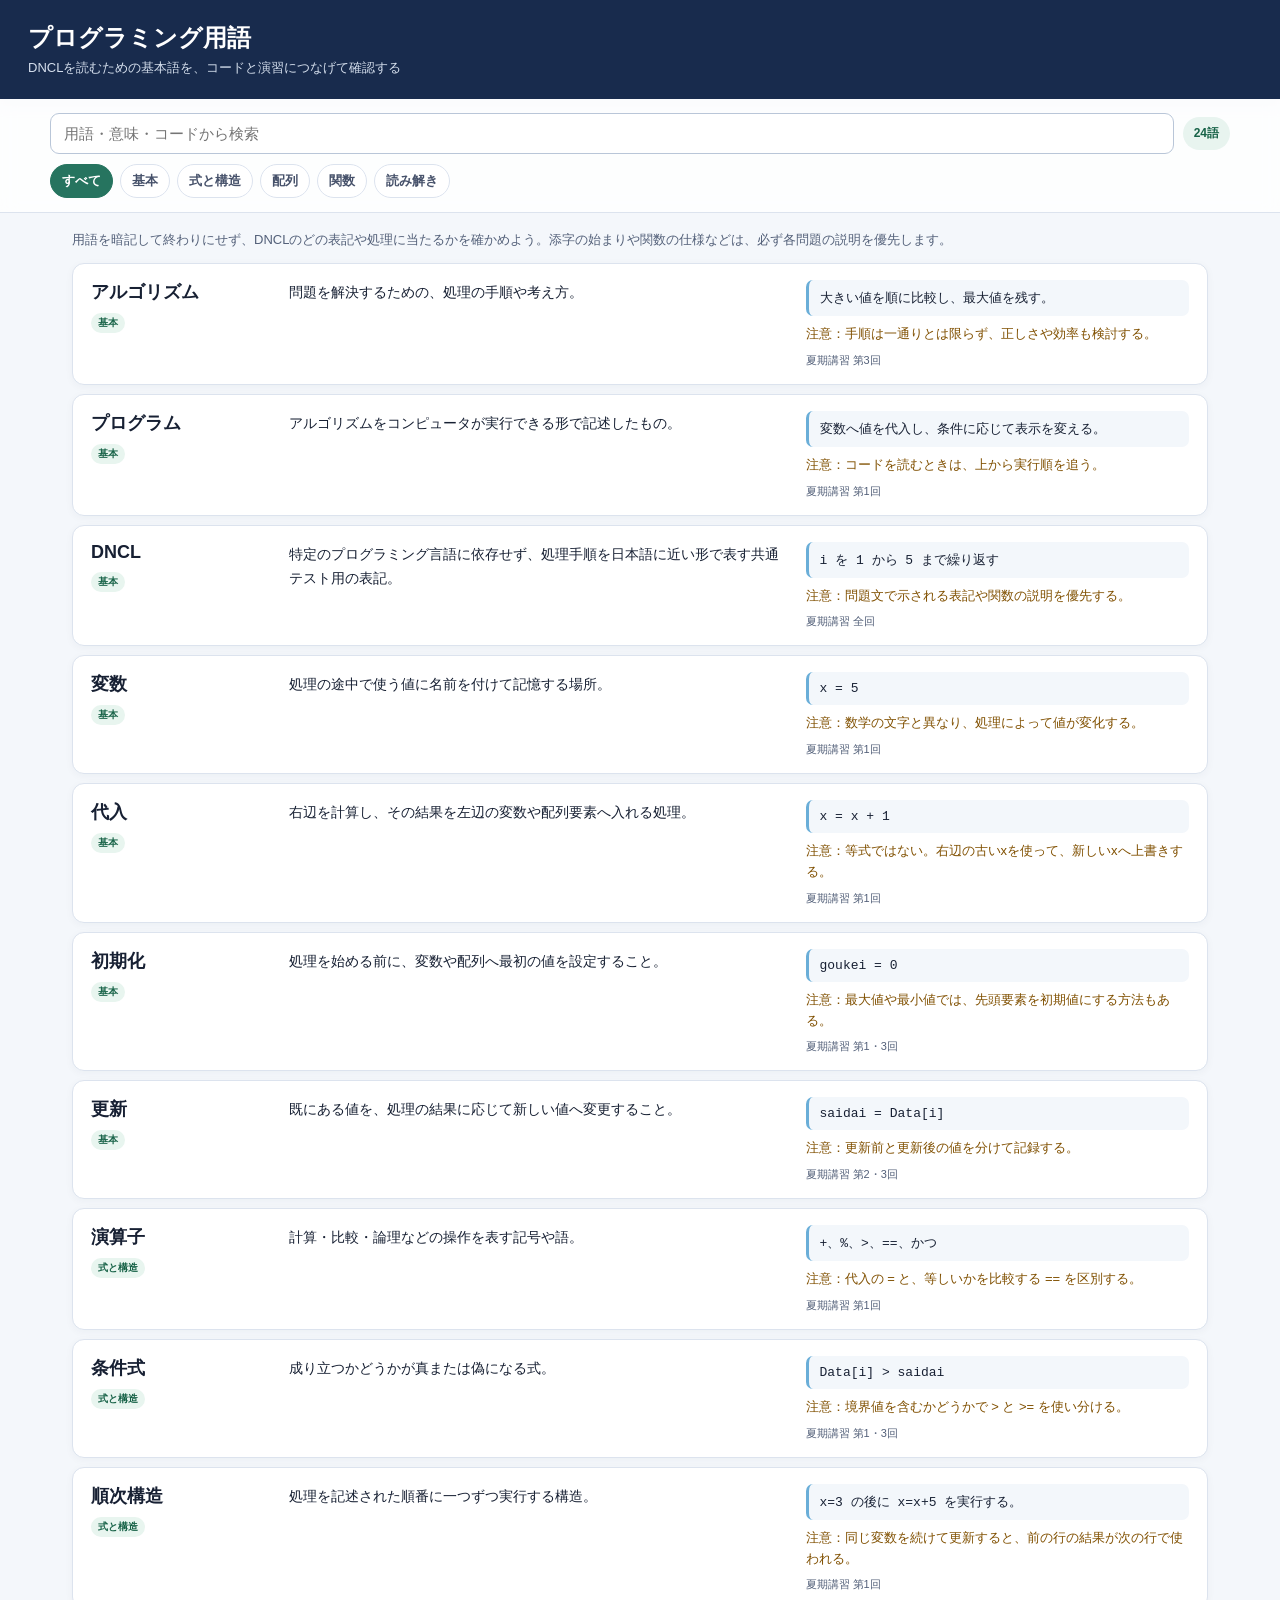
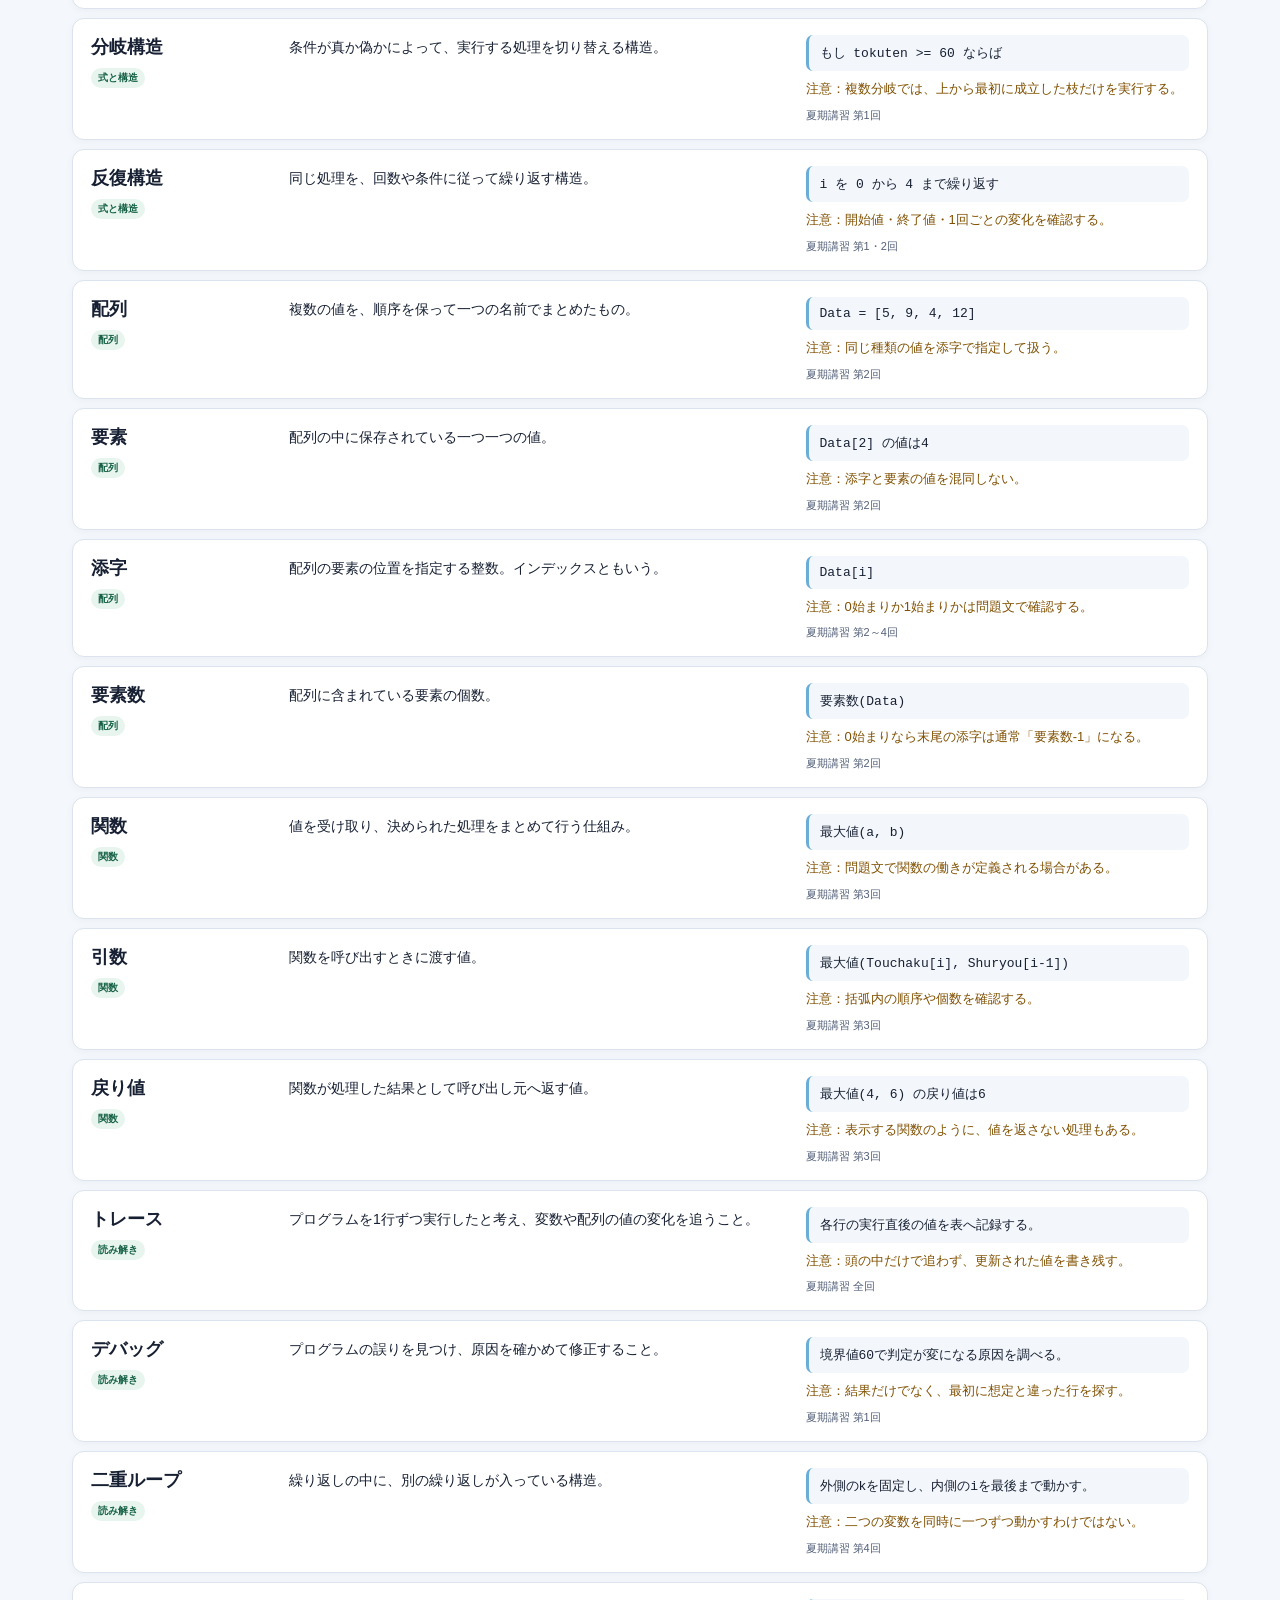
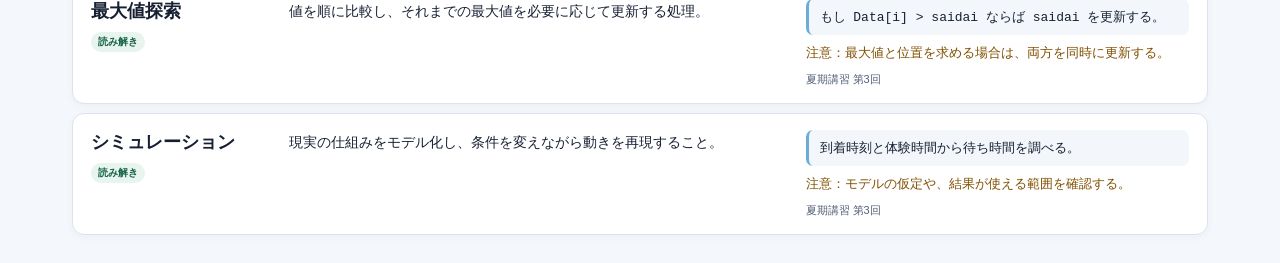
<file: programming-glossary.html>
<!doctype html>
<html lang="ja">
<head>
<meta charset="utf-8">
<meta name="viewport" content="width=device-width,initial-scale=1">
<title>プログラミング用語｜DNCL</title>
<style>
:root{--navy:#182b4d;--ink:#172033;--muted:#657089;--line:#dce3ee;--paper:#f4f7fb;--blue:#1769aa;--soft:#eaf7ff;--warn:#805000}
*{box-sizing:border-box}body{margin:0;background:var(--paper);color:var(--ink);font-family:-apple-system,BlinkMacSystemFont,"Segoe UI","Noto Sans JP",sans-serif}.top{padding:22px 28px;background:var(--navy);color:#fff}.top h1{margin:0 0 5px;font-size:24px}.top p{margin:0;color:#d5dfed;font-size:13px}.tools{position:sticky;top:0;z-index:5;padding:14px 22px;background:#fffc;border-bottom:1px solid var(--line);backdrop-filter:blur(8px)}.search-row{display:flex;align-items:center;gap:9px;max-width:1180px;margin:auto}.search{flex:1;min-width:0;padding:11px 13px;border:1px solid #b9c6d8;border-radius:9px;background:#fff;font-size:15px}.count{padding:8px 11px;border-radius:999px;background:#e8f4ef;color:#176247;font-size:12px;font-weight:800;white-space:nowrap}.filters{display:flex;gap:7px;max-width:1180px;margin:10px auto 0;overflow:auto}.filter{flex:0 0 auto;border:1px solid var(--line);border-radius:999px;background:#fff;padding:7px 11px;color:#46516a;font-weight:700;cursor:pointer}.filter.active{background:#26745f;border-color:#26745f;color:#fff}.intro{max-width:1180px;margin:16px auto 0;padding:0 22px;color:#536079;font-size:13px;line-height:1.7}.list{max-width:1180px;margin:12px auto 28px;padding:0 22px;display:grid;gap:9px}.term{display:grid;grid-template-columns:180px minmax(260px,1.3fr) minmax(260px,1fr);gap:18px;padding:16px 18px;border:1px solid var(--line);border-radius:12px;background:#fff;box-shadow:0 2px 8px #2639580a}.name h2{margin:0 0 8px;font-size:18px}.cat{display:inline-block;padding:3px 7px;border-radius:999px;background:#e8f5ef;color:#176247;font-size:10px;font-weight:800}.meaning{line-height:1.75;font-size:14px}.details{display:grid;gap:8px;font-size:13px}.code{padding:9px 11px;border-left:3px solid #6aaed8;border-radius:7px;background:#f3f7fb;font-family:ui-monospace,SFMono-Regular,Consolas,monospace}.note{color:var(--warn);line-height:1.6}.lab{color:#536079;font-size:11px}.empty{padding:50px;text-align:center;color:var(--muted);background:#fff;border:1px solid var(--line);border-radius:12px}
@media(max-width:800px){.top{padding:17px 16px}.top h1{font-size:21px}.tools{padding:10px}.intro,.list{padding-left:10px;padding-right:10px}.term{grid-template-columns:1fr;gap:10px;padding:14px}.name{display:flex;align-items:center;gap:9px}.name h2{margin:0}.details{border-top:1px solid #edf0f5;padding-top:9px}}
@media print{.tools{position:static}.filter{display:none}.term{break-inside:avoid;box-shadow:none}.list{max-width:none}}
</style>
</head>
<body>
<header class="top"><h1>プログラミング用語</h1><p>DNCLを読むための基本語を、コードと演習につなげて確認する</p></header>
<section class="tools"><div class="search-row"><input class="search" id="search" placeholder="用語・意味・コードから検索" autocomplete="off"><span class="count" id="count"></span></div><div class="filters" id="filters"></div></section>
<p class="intro">用語を暗記して終わりにせず、DNCLのどの表記や処理に当たるかを確かめよう。添字の始まりや関数の仕様などは、必ず各問題の説明を優先します。</p>
<main class="list" id="list"></main>
<script src="programming-terms-data.js"></script>
<script>
const terms=window.PROGRAMMING_TERMS||[],cats=['すべて',...new Set(terms.map(x=>x[0]))];let active='すべて';
const esc=s=>String(s).replaceAll('&','&amp;').replaceAll('<','&lt;').replaceAll('>','&gt;').replaceAll('"','&quot;');
function render(){const q=search.value.trim().toLowerCase(),shown=terms.filter(t=>(active==='すべて'||t[0]===active)&&(!q||t.join(' ').toLowerCase().includes(q)));count.textContent=`${shown.length}語`;list.innerHTML=shown.map(t=>`<article class="term"><div class="name"><h2>${esc(t[1])}</h2><span class="cat">${esc(t[0])}</span></div><div class="meaning">${esc(t[2])}</div><div class="details"><div class="code">${esc(t[3])}</div><div class="note">注意：${esc(t[4])}</div><div class="lab">夏期講習 ${esc(t[5])}</div></div></article>`).join('')||'<div class="empty">該当する用語はありません。</div>';document.querySelectorAll('.filter').forEach(b=>b.classList.toggle('active',b.dataset.cat===active))}
filters.innerHTML=cats.map(c=>`<button class="filter" data-cat="${esc(c)}">${esc(c)}</button>`).join('');filters.onclick=e=>{const b=e.target.closest('button');if(!b)return;active=b.dataset.cat;render()};search.oninput=render;render();
</script>
</body>
</html>
</file>
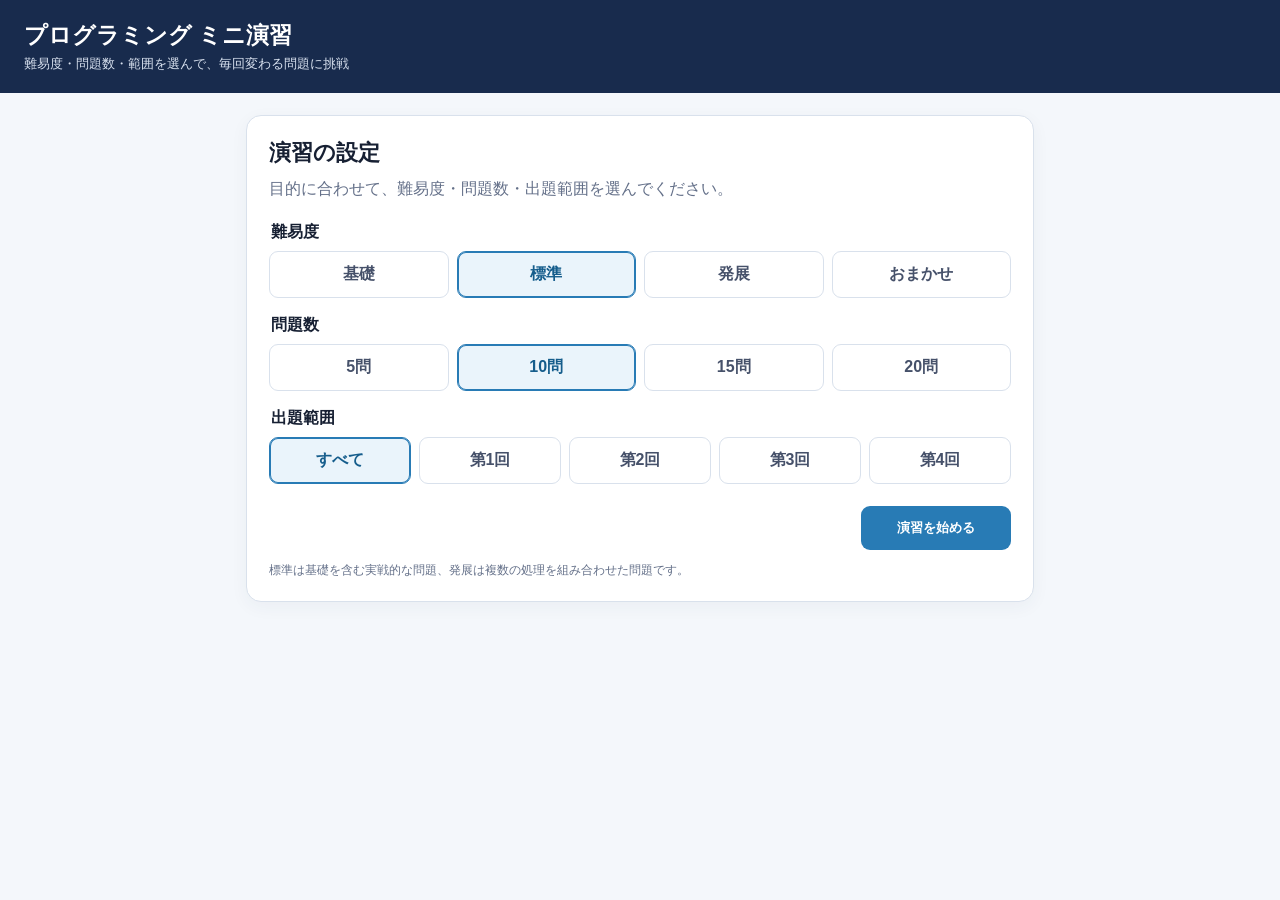
<file: programming-mini-practice.html>
<!doctype html>
<html lang="ja">
<head>
<meta charset="utf-8">
<meta name="viewport" content="width=device-width,initial-scale=1">
<title>プログラミング ミニ演習</title>
<style>
:root{--navy:#182b4d;--blue:#287bb5;--green:#1e795e;--red:#b23a3a;--ink:#172033;--muted:#647089;--line:#d9e1ec;--paper:#f4f7fb}
*{box-sizing:border-box}body{margin:0;background:var(--paper);color:var(--ink);font-family:-apple-system,BlinkMacSystemFont,"Segoe UI","Noto Sans JP",sans-serif}.top{padding:20px 24px;background:var(--navy);color:#fff}.top h1{margin:0 0 4px;font-size:23px}.top p{margin:0;color:#d8e1ef;font-size:13px}.wrap{max-width:820px;margin:22px auto;padding:0 16px}.status{display:flex;align-items:center;gap:12px;margin-bottom:12px}.bar{height:8px;flex:1;overflow:hidden;border-radius:999px;background:#dce4ee}.bar span{display:block;height:100%;background:var(--blue);transition:width .25s}.progress{font-size:13px;font-weight:800;white-space:nowrap}.card{padding:22px;border:1px solid var(--line);border-radius:15px;background:#fff;box-shadow:0 5px 18px #2538580c}.meta{display:flex;justify-content:space-between;gap:8px;margin-bottom:13px}.tag{padding:4px 8px;border-radius:999px;background:#e8f4ef;color:#176247;font-size:11px;font-weight:800}.level{color:var(--muted);font-size:12px}.question{margin:0 0 14px;font-size:18px;line-height:1.65}.code{margin:12px 0 18px;padding:14px 16px;border-left:4px solid #70a9ce;border-radius:9px;background:#f0f5fa;font:15px/1.8 ui-monospace,SFMono-Regular,Consolas,monospace;white-space:pre-wrap}.answer-row{display:flex;gap:9px}.answer{min-width:0;flex:1;padding:12px 13px;border:1px solid #b9c6d8;border-radius:9px;font-size:16px}.btn{border:0;border-radius:9px;background:var(--blue);color:#fff;padding:11px 18px;font-weight:800;cursor:pointer}.btn:disabled{opacity:.5;cursor:default}.feedback{display:none;margin-top:16px;padding:13px 15px;border-radius:9px;line-height:1.65}.feedback.ok{display:block;background:#eaf7f1;color:#155f47}.feedback.ng{display:block;background:#fff0ef;color:#842e2e}.related{display:block;margin-top:6px;font-size:12px}.next-row{display:none;justify-content:flex-end;margin-top:14px}.next-row.show{display:flex}.result{text-align:center}.score{margin:10px 0 4px;font-size:46px;font-weight:900;color:var(--navy)}.summary{margin:0 auto 20px;max-width:550px;color:#4d5870;line-height:1.7}.restart{background:var(--green)}.hint{margin-top:12px;color:var(--muted);font-size:12px}.setup h2{margin:0 0 7px;font-size:22px}.setup-lead{margin:0 0 20px;color:var(--muted);line-height:1.7}.settings{display:grid;gap:17px}.setting-group{border:0;margin:0;padding:0}.setting-group legend{margin-bottom:8px;font-weight:900}.choices{display:grid;grid-template-columns:repeat(4,1fr);gap:8px}.choice{position:relative}.choice input{position:absolute;opacity:0;pointer-events:none}.choice span{display:grid;place-items:center;min-height:47px;padding:8px;border:1px solid var(--line);border-radius:9px;background:#fff;color:#46516a;font-weight:800;cursor:pointer}.choice input:checked+span{border-color:var(--blue);background:#eaf4fb;color:#155d8c;box-shadow:inset 0 0 0 1px var(--blue)}.range-choices{grid-template-columns:repeat(5,1fr)}.setup-actions{display:flex;justify-content:flex-end;margin-top:22px}.start-btn{min-width:150px;padding:13px 20px}.config-note{margin-top:12px;color:var(--muted);font-size:12px}.result-actions{display:flex;justify-content:center;gap:9px;flex-wrap:wrap}.secondary{background:#fff;color:#40506a;border:1px solid var(--line)}@media(max-width:650px){.choices,.range-choices{grid-template-columns:repeat(2,1fr)}}@media(max-width:560px){.top{padding:17px 16px}.card{padding:17px}.answer-row{display:grid}.btn{width:100%}.question{font-size:16px}.code{font-size:14px}.setup-actions{display:block}.result-actions{display:grid}}
</style>
</head>
<body>
<header class="top"><h1>プログラミング ミニ演習</h1><p>難易度・問題数・範囲を選んで、毎回変わる問題に挑戦</p></header>
<main class="wrap"><div id="app"></div></main>
<script>
const R=(a,b)=>Math.floor(Math.random()*(b-a+1))+a;
const pick=a=>a[R(0,a.length-1)];
const shuffle=a=>{const b=[...a];for(let i=b.length-1;i>0;i--){const j=R(0,i);[b[i],b[j]]=[b[j],b[i]]}return b};
const sumTo=n=>n*(n+1)/2;
const make=(lesson,level,factory)=>({lesson,level,factory});
const templates=[
 make(1,'basic',()=>{const a=R(2,12),b=R(2,12);return{cat:'代入',q:'最後に表示される値を答えなさい。',code:`x = ${a}\nx = x + ${b}\n表示する(x)`,ans:a+b,ex:`${a} に ${b} を加えるので ${a+b}。`,term:'代入・更新'}}),
 make(1,'basic',()=>{const a=R(2,9),b=R(2,9),c=R(2,5);return{cat:'順次構造',q:'最後に表示される値を答えなさい。',code:`x = ${a}\nx = x * ${c}\nx = x - ${b}\n表示する(x)`,ans:a*c-b,ex:`上から順に、${a} → ${a*c} → ${a*c-b}。`,term:'順次構造・トレース'}}),
 make(1,'basic',()=>{const t=R(55,80),s=t+pick([-5,-1,0,1,6]);return{cat:'条件分岐',q:'表示される言葉を「合格」か「不合格」で答えなさい。',code:`tokuten = ${s}\nもし tokuten >= ${t} ならば:\n  表示する("合格")\nそうでなければ:\n  表示する("不合格")`,ans:s>=t?'合格':'不合格',ex:`${s} >= ${t} は${s>=t?'真':'偽'}。`,term:'条件式・境界値'}}),
 make(1,'standard',()=>{const n=R(4,10);return{cat:'反復',q:`1から${n}までの整数を合計した値を答えなさい。`,code:`goukei = 0\ni を 1 から ${n} まで繰り返す:\n  goukei = goukei + i\n表示する(goukei)`,ans:sumTo(n),ex:`1+2+…+${n} = ${sumTo(n)}。`,term:'反復構造・更新'}}),
 make(1,'standard',()=>{const d=R(2,5),end=R(12,24),xs=Array.from({length:end},(_,i)=>i+1).filter(x=>x%d===0),ans=xs.reduce((s,x)=>s+x,0);return{cat:'条件＋反復',q:`1から${end}までの${d}の倍数だけを合計した値を答えなさい。`,code:`goukei = 0\ni を 1 から ${end} まで繰り返す:\n  もし i % ${d} == 0 ならば:\n    goukei = goukei + i\n表示する(goukei)`,ans,ex:`対象は ${xs.join('、')}。合計は ${ans}。`,term:'剰余・条件分岐・反復'}}),
 make(1,'advanced',()=>{const a=R(2,8),n=R(3,6);let x=a;for(let i=1;i<=n;i++)x=i%2===0?x+i:x*2;return{cat:'複合更新',q:'最後に表示される x の値を答えなさい。',code:`x = ${a}\ni を 1 から ${n} まで繰り返す:\n  もし i % 2 == 0 ならば:\n    x = x + i\n  そうでなければ:\n    x = x * 2\n表示する(x)`,ans:x,ex:`i の偶奇に応じて、加算と2倍を順番に行うと ${x}。`,term:'分岐を含む反復・トレース'}}),
 make(2,'basic',()=>{const arr=Array.from({length:5},()=>R(1,19)),one=Math.random()<.5,index=one?R(1,5):R(0,4);return{cat:'配列',q:`添字は${one?'1':'0'}から始まります。Data[${index}] の値を答えなさい。`,code:`Data = [${arr.join(', ')}]`,ans:arr[one?index-1:index],ex:`左から${one?index:index+1}番目の値を読む。`,term:'配列・要素・添字'}}),
 make(2,'basic',()=>{const arr=Array.from({length:5},()=>R(1,12)),ans=arr.reduce((s,x)=>s+x,0);return{cat:'配列の合計',q:'最後の goukei の値を答えなさい。',code:`Data = [${arr.join(', ')}]\ngoukei = 0\ni を 0 から 4 まで繰り返す:\n  goukei = goukei + Data[i]`,ans,ex:`配列の全要素を加えると ${ans}。`,term:'配列・合計'}}),
 make(2,'standard',()=>{const arr=Array.from({length:6},()=>R(1,15)),xs=arr.filter(x=>x%2===0),ans=xs.reduce((s,x)=>s+x,0);return{cat:'条件付き集計',q:'最後の goukei の値を答えなさい。',code:`Data = [${arr.join(', ')}]\ngoukei = 0\ni を 0 から 5 まで繰り返す:\n  もし Data[i] % 2 == 0 ならば:\n    goukei = goukei + Data[i]`,ans,ex:`偶数 ${xs.length?xs.join('、'):'なし'} の合計は ${ans}。`,term:'配列・条件付き集計'}}),
 make(2,'standard',()=>{const arr=Array.from({length:6},()=>R(1,9)),target=R(3,7),ans=arr.filter(x=>x>=target).length;return{cat:'個数の集計',q:`${target}以上の要素はいくつありますか。`,code:`Data = [${arr.join(', ')}]\nkosuu = 0\ni を 0 から 5 まで繰り返す:\n  もし Data[i] >= ${target} ならば:\n    kosuu = kosuu + 1`,ans,ex:`条件を満たす要素は ${ans} 個。`,term:'配列・カウント'}}),
 make(2,'advanced',()=>{const arr=Array.from({length:6},()=>R(1,12));let ans=0;for(let i=1;i<arr.length;i++)if(arr[i]>arr[i-1])ans++;return{cat:'隣接比較',q:'最後の kosuu の値を答えなさい。',code:`Data = [${arr.join(', ')}]\nkosuu = 0\ni を 1 から 5 まで繰り返す:\n  もし Data[i] > Data[i-1] ならば:\n    kosuu = kosuu + 1`,ans,ex:`直前の要素より大きい箇所は ${ans} 個。`,term:'配列・隣接要素・添字'}}),
 make(3,'basic',()=>{const arr=Array.from({length:5},()=>R(1,19)),ans=Math.max(...arr);return{cat:'最大値探索',q:'最後の saidai の値を答えなさい。',code:`Data = [${arr.join(', ')}]\nsaidai = Data[0]\ni を 1 から 4 まで繰り返す:\n  もし Data[i] > saidai ならば:\n    saidai = Data[i]`,ans,ex:`最大値は ${ans}。`,term:'最大値探索・初期化'}}),
 make(3,'basic',()=>{const a=R(3,20),b=R(3,20);return{cat:'関数',q:'x の値を答えなさい。最大値(a,b) は大きい方を返します。',code:`x = 最大値(${a}, ${b})`,ans:Math.max(a,b),ex:`${a} と ${b} の大きい方は ${Math.max(a,b)}。`,term:'関数・引数・戻り値'}}),
 make(3,'standard',()=>{const arr=Array.from({length:6},()=>R(1,18)),max=Math.max(...arr),ans=arr.indexOf(max);return{cat:'最大値の位置',q:'最後の ichi の値を答えなさい（添字は0から）。',code:`Data = [${arr.join(', ')}]\nsaidai = Data[0]\nichi = 0\ni を 1 から 5 まで繰り返す:\n  もし Data[i] > saidai ならば:\n    saidai = Data[i]\n    ichi = i`,ans,ex:`最大値 ${max} が最初に現れる添字は ${ans}。`,term:'最大値探索・添字'}}),
 make(3,'standard',()=>{const arrival=[0,R(2,5),R(6,9)],finish=[R(2,4),R(7,10),R(11,14)];const waits=arrival.map((a,i)=>Math.max(0,(i?finish[i-1]:0)-a)),ans=Math.max(...waits);return{cat:'待ち時間',q:'最も長い待ち時間を答えなさい。',code:`Touchaku = [${arrival.join(', ')}]\nShuryou = [${finish.join(', ')}]\n待ち時間[i] = 最大値(0, Shuryou[i-1] - Touchaku[i])`,ans,ex:`待ち時間は ${waits.join('、')} なので最大は ${ans}。`,term:'配列・待ち時間・最大値'}}),
 make(3,'advanced',()=>{const m=R(8,18),arr=[R(1,m-1),m,R(1,m-1),m,R(1,m-1)],op=pick(['>','>=']),ans=op==='>'?1:3;return{cat:'同じ最大値',q:'最後の ichi の値を答えなさい（添字は0から）。',code:`Data = [${arr.join(', ')}]\nsaidai = Data[0]\nichi = 0\ni を 1 から 4 まで繰り返す:\n  もし Data[i] ${op} saidai ならば:\n    saidai = Data[i]\n    ichi = i`,ans,ex:`条件が ${op} なので、同じ最大値のとき${op==='>'?'更新せず最初':'も更新して最後'}の位置 ${ans} が残る。`,term:'比較演算子・同値の扱い'}}),
 make(4,'basic',()=>{const outer=R(2,5),inner=R(2,6);return{cat:'二重ループ',q:'「●」は全部で何回表示されますか。',code:`k を 1 から ${outer} まで繰り返す:\n  i を 1 から ${inner} まで繰り返す:\n    表示する("●")`,ans:outer*inner,ex:`${outer}×${inner}=${outer*inner} 回。`,term:'二重ループ'}}),
 make(4,'basic',()=>{const arr=Array.from({length:5},()=>R(1,20)),ans=Math.min(...arr);return{cat:'最小値探索',q:'最後の saisyou の値を答えなさい。',code:`Data = [${arr.join(', ')}]\nsaisyou = Data[0]\ni を 1 から 4 まで繰り返す:\n  もし Data[i] < saisyou ならば:\n    saisyou = Data[i]`,ans,ex:`最小値は ${ans}。`,term:'最小値探索・初期化'}}),
 make(4,'standard',()=>{const outer=R(2,5),inner=R(3,7),d=R(2,3);let ans=0;for(let k=1;k<=outer;k++)for(let i=1;i<=inner;i++)if((k+i)%d===0)ans++;return{cat:'二重ループ＋条件',q:'「●」は全部で何回表示されますか。',code:`k を 1 から ${outer} まで繰り返す:\n  i を 1 から ${inner} まで繰り返す:\n    もし (k + i) % ${d} == 0 ならば:\n      表示する("●")`,ans,ex:`条件を満たす組を数えると ${ans} 回。`,term:'二重ループ・条件分岐'}}),
 make(4,'standard',()=>{const arr=Array.from({length:4},()=>R(2,8)),bonus=R(1,4);let ans=arr[0];for(let i=1;i<4;i++)ans=arr[i]>ans?arr[i]+bonus:ans;return{cat:'探索と更新',q:'最後の value の値を答えなさい。',code:`Data = [${arr.join(', ')}]\nvalue = Data[0]\ni を 1 から 3 まで繰り返す:\n  もし Data[i] > value ならば:\n    value = Data[i] + ${bonus}`,ans,ex:`比較に使う value 自体が更新される点に注意して追うと ${ans}。`,term:'探索・更新後の値'}}),
 make(4,'advanced',()=>{const n=R(4,7),a=R(1,4);let x=a,y=0;for(let i=1;i<=n;i++){x+=i;if(x%2===0)y+=x;else y-=1}return{cat:'長いトレース',q:'最後に表示される y の値を答えなさい。',code:`x = ${a}\ny = 0\ni を 1 から ${n} まで繰り返す:\n  x = x + i\n  もし x % 2 == 0 ならば:\n    y = y + x\n  そうでなければ:\n    y = y - 1\n表示する(y)`,ans:y,ex:`各回の x の更新後に偶奇を判定して追うと ${y}。`,term:'長いプログラム・トレース'}})
];
const app=document.getElementById('app');
const levelLabel={basic:'基礎',standard:'標準',advanced:'発展',random:'おまかせ'};
let settings={difficulty:'standard',count:10,range:'all'},questions=[],pos=0,score=0,answered=false,missed=[],running=false;
const norm=s=>String(s).trim().replace(/[０-９]/g,d=>String.fromCharCode(d.charCodeAt(0)-65248));
function setup(){running=false;answered=false;app.innerHTML=`<section class="card setup"><h2>演習の設定</h2><p class="setup-lead">目的に合わせて、難易度・問題数・出題範囲を選んでください。</p><div class="settings"><fieldset class="setting-group"><legend>難易度</legend><div class="choices">${[['basic','基礎'],['standard','標準'],['advanced','発展'],['random','おまかせ']].map(([v,l])=>`<label class="choice"><input type="radio" name="difficulty" value="${v}" ${settings.difficulty===v?'checked':''}><span>${l}</span></label>`).join('')}</div></fieldset><fieldset class="setting-group"><legend>問題数</legend><div class="choices">${[5,10,15,20].map(v=>`<label class="choice"><input type="radio" name="count" value="${v}" ${settings.count===v?'checked':''}><span>${v}問</span></label>`).join('')}</div></fieldset><fieldset class="setting-group"><legend>出題範囲</legend><div class="choices range-choices">${[['all','すべて'],['1','第1回'],['2','第2回'],['3','第3回'],['4','第4回']].map(([v,l])=>`<label class="choice"><input type="radio" name="range" value="${v}" ${String(settings.range)===v?'checked':''}><span>${l}</span></label>`).join('')}</div></fieldset></div><div class="setup-actions"><button id="begin" class="btn start-btn">演習を始める</button></div><div class="config-note">標準は基礎を含む実戦的な問題、発展は複数の処理を組み合わせた問題です。</div></section>`;document.getElementById('begin').onclick=begin}
function pool(){const levels=settings.difficulty==='basic'?['basic']:settings.difficulty==='standard'?['basic','standard']:settings.difficulty==='advanced'?['standard','advanced']:['basic','standard','advanced'];return templates.filter(t=>(settings.range==='all'||t.lesson===Number(settings.range))&&levels.includes(t.level))}
function makeQuestions(){const source=pool(),out=[];while(out.length<settings.count){for(const t of shuffle(source)){out.push({...t.factory(),lesson:`第${t.lesson}回`,difficulty:levelLabel[t.level]});if(out.length===settings.count)break}}return out}
function begin(){settings={difficulty:document.querySelector('[name="difficulty"]:checked').value,count:Number(document.querySelector('[name="count"]:checked').value),range:document.querySelector('[name="range"]:checked').value};questions=makeQuestions();pos=0;score=0;answered=false;missed=[];running=true;render()}
function render(){const q=questions[pos],total=questions.length;app.innerHTML=`<div class="status"><div class="bar"><span style="width:${pos/total*100}%"></span></div><div class="progress">${pos+1} / ${total}</div></div><section class="card"><div class="meta"><span class="tag">${q.cat}</span><span class="level">${q.difficulty}・夏期講習 ${q.lesson}</span></div><h2 class="question">${q.q}</h2><div class="code">${q.code}</div><div class="answer-row"><input id="answer" class="answer" inputmode="text" autocomplete="off" placeholder="答えを入力"><button id="check" class="btn">答え合わせ</button></div><div id="feedback" class="feedback"></div><div id="nextRow" class="next-row"><button id="next" class="btn">${pos===total-1?'結果を見る':'次の問題'}</button></div><div class="hint">Enterキーでも答え合わせ・次の問題へ進めます。</div></section>`;document.getElementById('answer').focus();document.getElementById('check').onclick=check;document.getElementById('next').onclick=next}
function check(){if(answered)return;const q=questions[pos],input=document.getElementById('answer'),given=norm(input.value);if(!given)return input.focus();answered=true;const ok=given===norm(q.ans);if(ok)score++;else missed.push(q.term);input.disabled=true;document.getElementById('check').disabled=true;const f=document.getElementById('feedback');f.className=`feedback ${ok?'ok':'ng'}`;f.innerHTML=`<b>${ok?'正解！':'正解は「'+q.ans+'」'}</b><br>${q.ex}${ok?'':`<span class="related">確認する用語：${q.term} ／ 夏期講習 ${q.lesson}</span>`}`;document.getElementById('nextRow').classList.add('show')}
function next(){if(!answered)return check();if(pos<questions.length-1){pos++;answered=false;render()}else result()}
function result(){running=false;const total=questions.length,rate=score/total,unique=[...new Set(missed)],message=rate===1?'全問正解です。数値が変わっても処理を正しく追えています。':rate>=.7?'基本はつかめています。間違えた問題の処理をもう一度追ってみましょう。':'各行の実行直後の値を書きながら復習しましょう。';app.innerHTML=`<section class="card result"><span class="tag">演習完了</span><div class="score">${score} / ${total}</div><p class="summary">${levelLabel[settings.difficulty]}・${settings.range==='all'?'全範囲':`第${settings.range}回`}<br>${message}${unique.length?`<br><b>確認したい用語：</b>${unique.join('、')}`:''}</p><div class="result-actions"><button id="retry" class="btn restart">同じ設定でもう一度</button><button id="change" class="btn secondary">設定を変更する</button></div></section>`;document.getElementById('retry').onclick=()=>{questions=makeQuestions();pos=0;score=0;answered=false;missed=[];running=true;render()};document.getElementById('change').onclick=setup}
document.addEventListener('keydown',e=>{if(e.key!=='Enter'||e.repeat||!running)return;e.preventDefault();answered?next():check()});
setup();
</script>
</body>
</html>
</file>
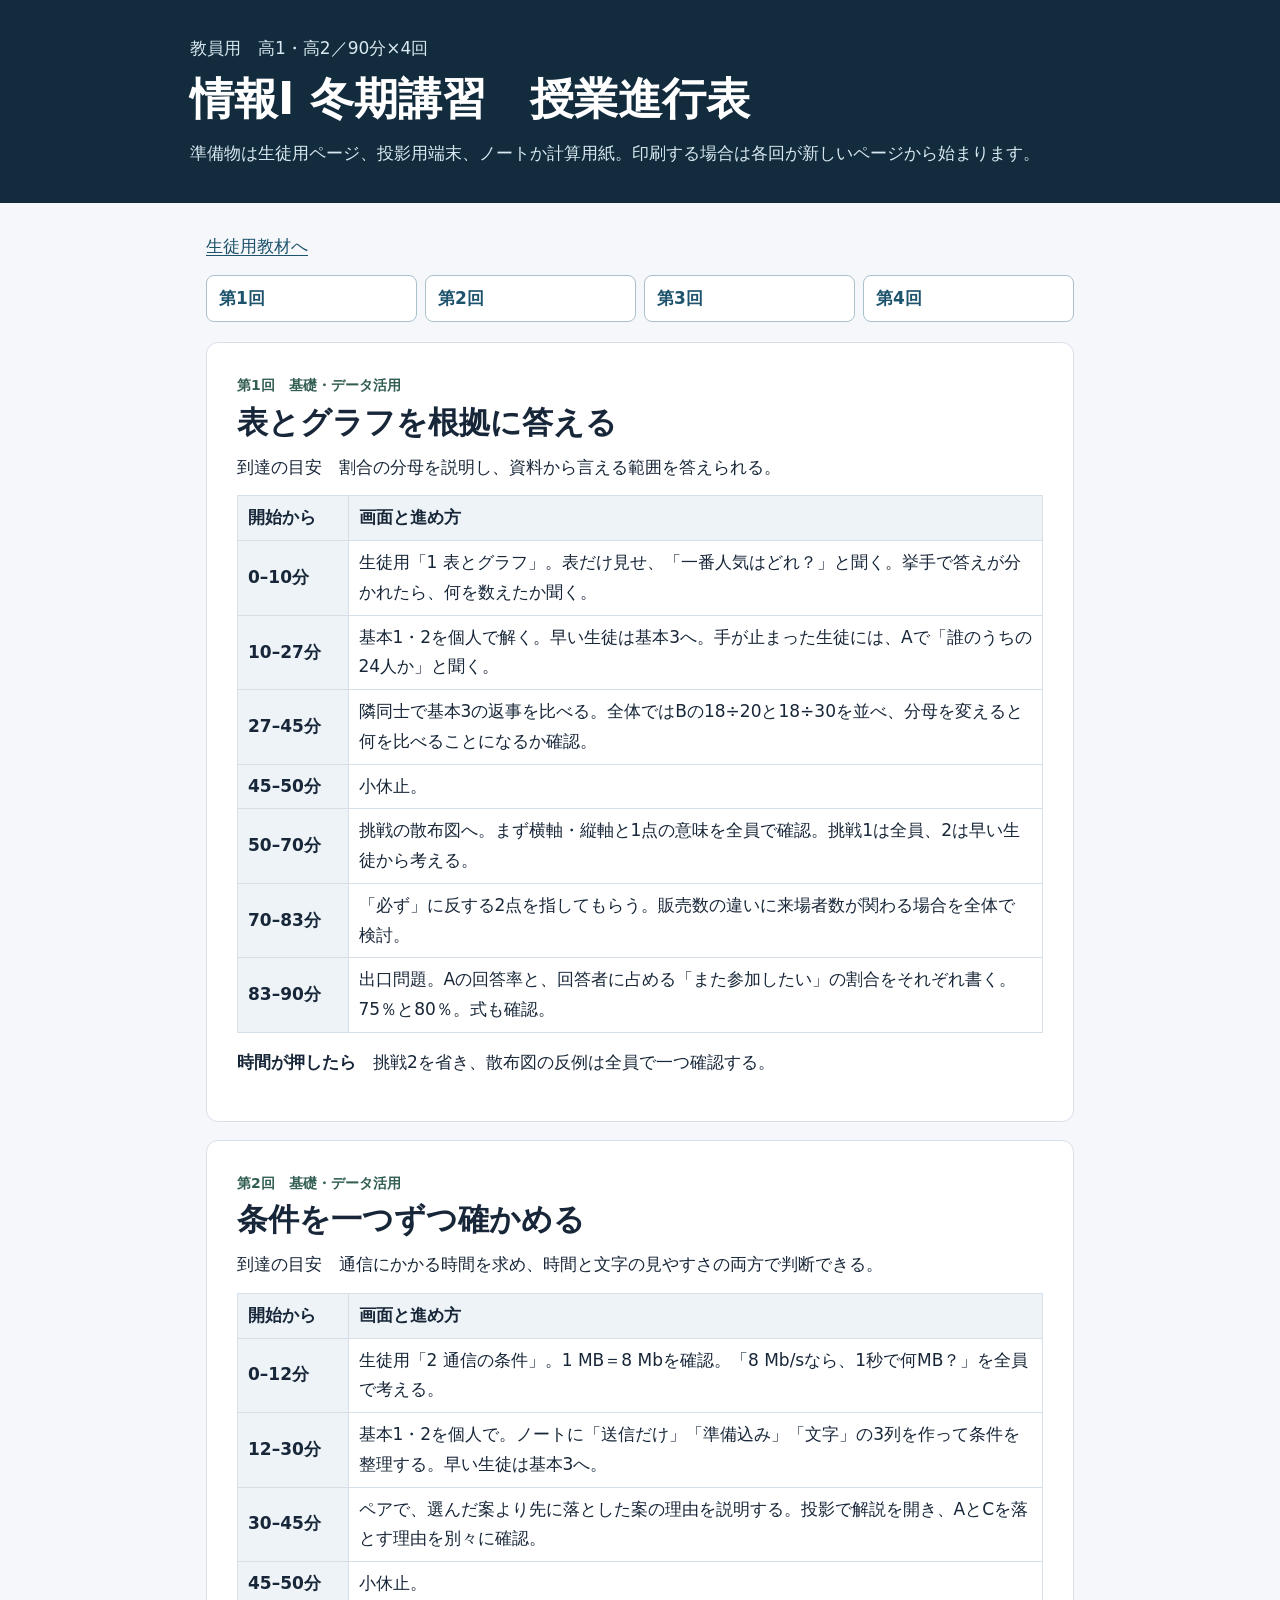
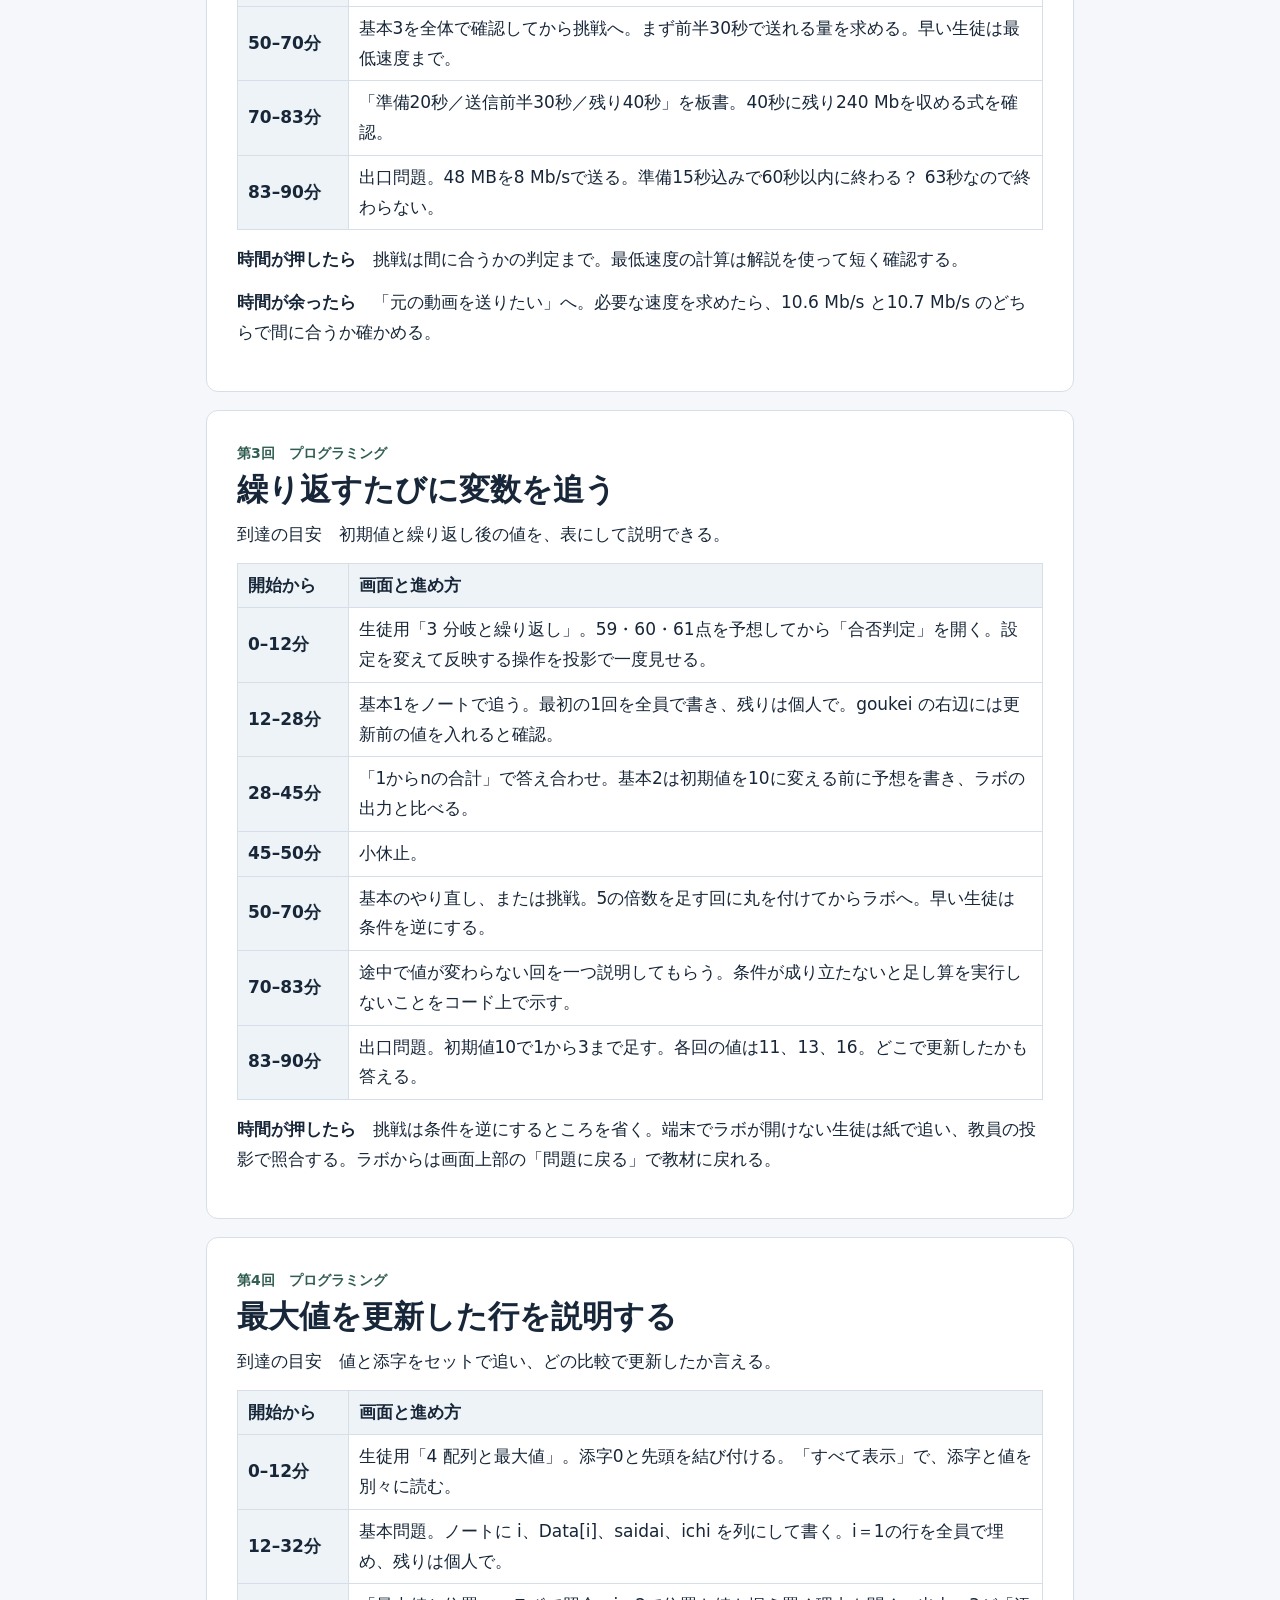
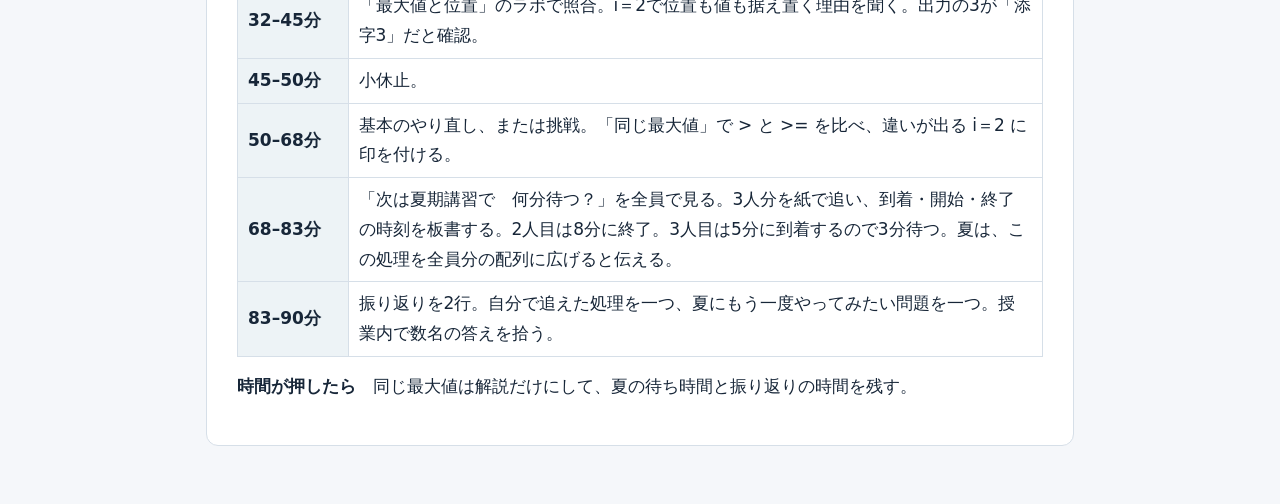
<file: winter/teacher-guide.html>
<!doctype html>
<html lang="ja">
<head>
<meta charset="utf-8">
<meta name="viewport" content="width=device-width, initial-scale=1">
<title>情報Ⅰ 冬期講習　授業進行表</title>
<style>
:root{color-scheme:light;--ink:#172638;--muted:#516174;--paper:#f5f7fa;--blue:#1d536c;--line:#d6dfe8;--green:#315d52}
*{box-sizing:border-box}body{margin:0;background:var(--paper);color:var(--ink);font:17px/1.75 system-ui,sans-serif;overflow-wrap:anywhere}
header{background:#132c3d;color:white;padding:34px 22px}header div,main,footer{max-width:900px;margin:auto}header p,h1,h2,h3{margin:0}header p{color:#d8e9f1}h1{font-size:clamp(27px,5vw,44px);line-height:1.28;margin:7px 0 12px}h2{font-size:clamp(23px,4vw,31px);line-height:1.35}h3{font-size:19px;line-height:1.45}main{padding:20px 16px 40px}footer{padding:0 16px 28px;color:var(--muted)}
nav{display:grid;grid-template-columns:repeat(4,1fr);gap:8px;margin-bottom:20px}nav a,.button{display:inline-block;padding:8px 12px;border:1px solid #aac0cb;border-radius:8px;background:white;font-weight:700;text-decoration:none}nav a:focus-visible,.button:focus-visible,summary:focus-visible{outline:3px solid #4e859e;outline-offset:2px}
a{color:var(--blue);text-underline-offset:3px}section{scroll-margin-top:14px;margin:0 0 18px;padding:clamp(15px,4vw,30px);border:1px solid var(--line);border-radius:12px;background:white}.number{color:var(--green);font-size:14px;font-weight:750;margin:0 0 4px}.task{border-top:1px solid var(--line);margin-top:23px;padding-top:17px}.label{font-size:13px;letter-spacing:.035em;color:var(--muted)}p,ol,ul{margin:9px 0 13px}ol,ul{padding-left:1.5em}li+li{margin-top:5px}
table{width:100%;border-collapse:collapse;margin:10px 0 15px;font-variant-numeric:tabular-nums}caption{text-align:left;font-weight:700}th,td{padding:7px 10px;border:1px solid var(--line);text-align:left}th{background:#edf3f6}details{padding:8px 12px;background:#eef4f2;border:1px solid #c6dcd4;border-radius:7px;margin-top:10px}summary{cursor:pointer;color:#234d42;font-weight:700;padding:3px 0}pre{overflow:auto;background:#eaf1f6;border-radius:8px;padding:12px;line-height:1.55;font-size:15px}.note{color:var(--muted);font-size:15px}.chart{display:block;width:min(100%,530px);height:auto;margin:8px 0}
@media(max-width:650px){nav{grid-template-columns:repeat(2,1fr)}body{font-size:16px}th,td{padding:5px 6px}}
@page{size:A4 portrait;margin:12mm}
#guide th:first-child{width:6.5em;white-space:nowrap}
@media print{body{background:white;font-size:10.5pt}header{background:white;color:#111;padding:0 0 12px}header p{color:#333}main,footer{padding:0}nav{display:none}section{border:0;padding:0;break-inside:avoid;page-break-inside:avoid}#guide section+section{break-before:page}a{color:#111}h1{font-size:24pt}h2{font-size:19pt}}
</style>
</head>
<body>
<header><div><p>教員用　高1・高2／90分×4回</p><h1>情報Ⅰ 冬期講習　授業進行表</h1><p>準備物は生徒用ページ、投影用端末、ノートか計算用紙。印刷する場合は各回が新しいページから始まります。</p></div></header>
<main id="guide">
<p><a href="index.html">生徒用教材へ</a></p>
<nav aria-label="授業を選ぶ"><a href="#guide1">第1回</a><a href="#guide2">第2回</a><a href="#guide3">第3回</a><a href="#guide4">第4回</a></nav>
<section id="guide1">
<p class="number">第1回　基礎・データ活用</p>
<h2>表とグラフを根拠に答える</h2>
<p>到達の目安　割合の分母を説明し、資料から言える範囲を答えられる。</p>
<table><thead><tr><th scope="col">開始から</th><th scope="col">画面と進め方</th></tr></thead><tbody>
<tr><th scope="row">0–10分</th><td>生徒用「1 表とグラフ」。表だけ見せ、「一番人気はどれ？」と聞く。挙手で答えが分かれたら、何を数えたか聞く。</td></tr>
<tr><th scope="row">10–27分</th><td>基本1・2を個人で解く。早い生徒は基本3へ。手が止まった生徒には、Aで「誰のうちの24人か」と聞く。</td></tr>
<tr><th scope="row">27–45分</th><td>隣同士で基本3の返事を比べる。全体ではBの18÷20と18÷30を並べ、分母を変えると何を比べることになるか確認。</td></tr>
<tr><th scope="row">45–50分</th><td>小休止。</td></tr>
<tr><th scope="row">50–70分</th><td>挑戦の散布図へ。まず横軸・縦軸と1点の意味を全員で確認。挑戦1は全員、2は早い生徒から考える。</td></tr>
<tr><th scope="row">70–83分</th><td>「必ず」に反する2点を指してもらう。販売数の違いに来場者数が関わる場合を全体で検討。</td></tr>
<tr><th scope="row">83–90分</th><td>出口問題。Aの回答率と、回答者に占める「また参加したい」の割合をそれぞれ書く。75％と80％。式も確認。</td></tr>
</tbody></table>
<p><strong>時間が押したら</strong>　挑戦2を省き、散布図の反例は全員で一つ確認する。</p>
</section>
<section id="guide2">
<p class="number">第2回　基礎・データ活用</p>
<h2>条件を一つずつ確かめる</h2>
<p>到達の目安　通信にかかる時間を求め、時間と文字の見やすさの両方で判断できる。</p>
<table><thead><tr><th scope="col">開始から</th><th scope="col">画面と進め方</th></tr></thead><tbody>
<tr><th scope="row">0–12分</th><td>生徒用「2 通信の条件」。1 MB＝8 Mbを確認。「8 Mb/sなら、1秒で何MB？」を全員で考える。</td></tr>
<tr><th scope="row">12–30分</th><td>基本1・2を個人で。ノートに「送信だけ」「準備込み」「文字」の3列を作って条件を整理する。早い生徒は基本3へ。</td></tr>
<tr><th scope="row">30–45分</th><td>ペアで、選んだ案より先に落とした案の理由を説明する。投影で解説を開き、AとCを落とす理由を別々に確認。</td></tr>
<tr><th scope="row">45–50分</th><td>小休止。</td></tr>
<tr><th scope="row">50–70分</th><td>基本3を全体で確認してから挑戦へ。まず前半30秒で送れる量を求める。早い生徒は最低速度まで。</td></tr>
<tr><th scope="row">70–83分</th><td>「準備20秒／送信前半30秒／残り40秒」を板書。40秒に残り240 Mbを収める式を確認。</td></tr>
<tr><th scope="row">83–90分</th><td>出口問題。48 MBを8 Mb/sで送る。準備15秒込みで60秒以内に終わる？ 63秒なので終わらない。</td></tr>
</tbody></table>
<p><strong>時間が押したら</strong>　挑戦は間に合うかの判定まで。最低速度の計算は解説を使って短く確認する。</p>
<p><strong>時間が余ったら</strong>　「元の動画を送りたい」へ。必要な速度を求めたら、10.6 Mb/s と10.7 Mb/s のどちらで間に合うか確かめる。</p>
</section>
<section id="guide3">
<p class="number">第3回　プログラミング</p>
<h2>繰り返すたびに変数を追う</h2>
<p>到達の目安　初期値と繰り返し後の値を、表にして説明できる。</p>
<table><thead><tr><th scope="col">開始から</th><th scope="col">画面と進め方</th></tr></thead><tbody>
<tr><th scope="row">0–12分</th><td>生徒用「3 分岐と繰り返し」。59・60・61点を予想してから「合否判定」を開く。設定を変えて反映する操作を投影で一度見せる。</td></tr>
<tr><th scope="row">12–28分</th><td>基本1をノートで追う。最初の1回を全員で書き、残りは個人で。goukei の右辺には更新前の値を入れると確認。</td></tr>
<tr><th scope="row">28–45分</th><td>「1からnの合計」で答え合わせ。基本2は初期値を10に変える前に予想を書き、ラボの出力と比べる。</td></tr>
<tr><th scope="row">45–50分</th><td>小休止。</td></tr>
<tr><th scope="row">50–70分</th><td>基本のやり直し、または挑戦。5の倍数を足す回に丸を付けてからラボへ。早い生徒は条件を逆にする。</td></tr>
<tr><th scope="row">70–83分</th><td>途中で値が変わらない回を一つ説明してもらう。条件が成り立たないと足し算を実行しないことをコード上で示す。</td></tr>
<tr><th scope="row">83–90分</th><td>出口問題。初期値10で1から3まで足す。各回の値は11、13、16。どこで更新したかも答える。</td></tr>
</tbody></table>
<p><strong>時間が押したら</strong>　挑戦は条件を逆にするところを省く。端末でラボが開けない生徒は紙で追い、教員の投影で照合する。ラボからは画面上部の「問題に戻る」で教材に戻れる。</p>
</section>
<section id="guide4">
<p class="number">第4回　プログラミング</p>
<h2>最大値を更新した行を説明する</h2>
<p>到達の目安　値と添字をセットで追い、どの比較で更新したか言える。</p>
<table><thead><tr><th scope="col">開始から</th><th scope="col">画面と進め方</th></tr></thead><tbody>
<tr><th scope="row">0–12分</th><td>生徒用「4 配列と最大値」。添字0と先頭を結び付ける。「すべて表示」で、添字と値を別々に読む。</td></tr>
<tr><th scope="row">12–32分</th><td>基本問題。ノートに i、Data[i]、saidai、ichi を列にして書く。i＝1の行を全員で埋め、残りは個人で。</td></tr>
<tr><th scope="row">32–45分</th><td>「最大値と位置」のラボで照合。i＝2で位置も値も据え置く理由を聞く。出力の3が「添字3」だと確認。</td></tr>
<tr><th scope="row">45–50分</th><td>小休止。</td></tr>
<tr><th scope="row">50–68分</th><td>基本のやり直し、または挑戦。「同じ最大値」で &gt; と &gt;= を比べ、違いが出る i＝2 に印を付ける。</td></tr>
<tr><th scope="row">68–83分</th><td>「次は夏期講習で　何分待つ？」を全員で見る。3人分を紙で追い、到着・開始・終了の時刻を板書する。2人目は8分に終了。3人目は5分に到着するので3分待つ。夏は、この処理を全員分の配列に広げると伝える。</td></tr>
<tr><th scope="row">83–90分</th><td>振り返りを2行。自分で追えた処理を一つ、夏にもう一度やってみたい問題を一つ。授業内で数名の答えを拾う。</td></tr>
</tbody></table>
<p><strong>時間が押したら</strong>　同じ最大値は解説だけにして、夏の待ち時間と振り返りの時間を残す。</p>
</section>
</main>
</body>
</html>
</file>
<file: winter/style.css>
:root{color-scheme:light;--ink:#172638;--muted:#516174;--paper:#f5f7fa;--blue:#1d536c;--line:#d6dfe8;--green:#315d52}
*{box-sizing:border-box}body{margin:0;background:var(--paper);color:var(--ink);font:17px/1.75 system-ui,sans-serif;overflow-wrap:anywhere}
header{background:#132c3d;color:white;padding:34px 22px}header div,main,footer{max-width:900px;margin:auto}header p,h1,h2,h3{margin:0}header p{color:#d8e9f1}h1{font-size:clamp(27px,5vw,44px);line-height:1.28;margin:7px 0 12px}h2{font-size:clamp(23px,4vw,31px);line-height:1.35}h3{font-size:19px;line-height:1.45}main{padding:20px 16px 40px}footer{padding:0 16px 28px;color:var(--muted)}
nav{display:grid;grid-template-columns:repeat(4,1fr);gap:8px;margin-bottom:20px}nav a,.button{display:inline-block;padding:8px 12px;border:1px solid #aac0cb;border-radius:8px;background:white;font-weight:700;text-decoration:none}nav a:focus-visible,.button:focus-visible,summary:focus-visible{outline:3px solid #4e859e;outline-offset:2px}
a{color:var(--blue);text-underline-offset:3px}section{scroll-margin-top:14px;margin:0 0 18px;padding:clamp(15px,4vw,30px);border:1px solid var(--line);border-radius:12px;background:white}.number{color:var(--green);font-size:14px;font-weight:750;margin:0 0 4px}.task{border-top:1px solid var(--line);margin-top:23px;padding-top:17px}.label{font-size:13px;letter-spacing:.035em;color:var(--muted)}p,ol,ul{margin:9px 0 13px}ol,ul{padding-left:1.5em}li+li{margin-top:5px}
table{width:100%;border-collapse:collapse;margin:10px 0 15px;font-variant-numeric:tabular-nums}caption{text-align:left;font-weight:700}th,td{padding:7px 10px;border:1px solid var(--line);text-align:left}th{background:#edf3f6}details{padding:8px 12px;background:#eef4f2;border:1px solid #c6dcd4;border-radius:7px;margin-top:10px}summary{cursor:pointer;color:#234d42;font-weight:700;padding:3px 0}pre{overflow:auto;background:#eaf1f6;border-radius:8px;padding:12px;line-height:1.55;font-size:15px}.note{color:var(--muted);font-size:15px}.chart{display:block;width:min(100%,530px);height:auto;margin:8px 0}
@media(max-width:650px){nav{grid-template-columns:repeat(2,1fr)}body{font-size:16px}th,td{padding:5px 6px}}
@media print{body{background:white;font-size:10.5pt}header{background:white;color:#111;padding:0 0 12px}header p{color:#333}main,footer{padding:0}nav{display:none}section{border:0;padding:0;break-inside:avoid;page-break-inside:avoid}#guide section+section{break-before:page}a{color:#111}h1{font-size:24pt}h2{font-size:19pt}}

.task{scroll-margin-top:12px}
.lesson-back a{display:inline-block;padding:8px 0}
@media (pointer:coarse){
 nav a,.button,summary,.lesson-back a{min-height:44px}
 summary{padding:9px 0}
}
</file>
